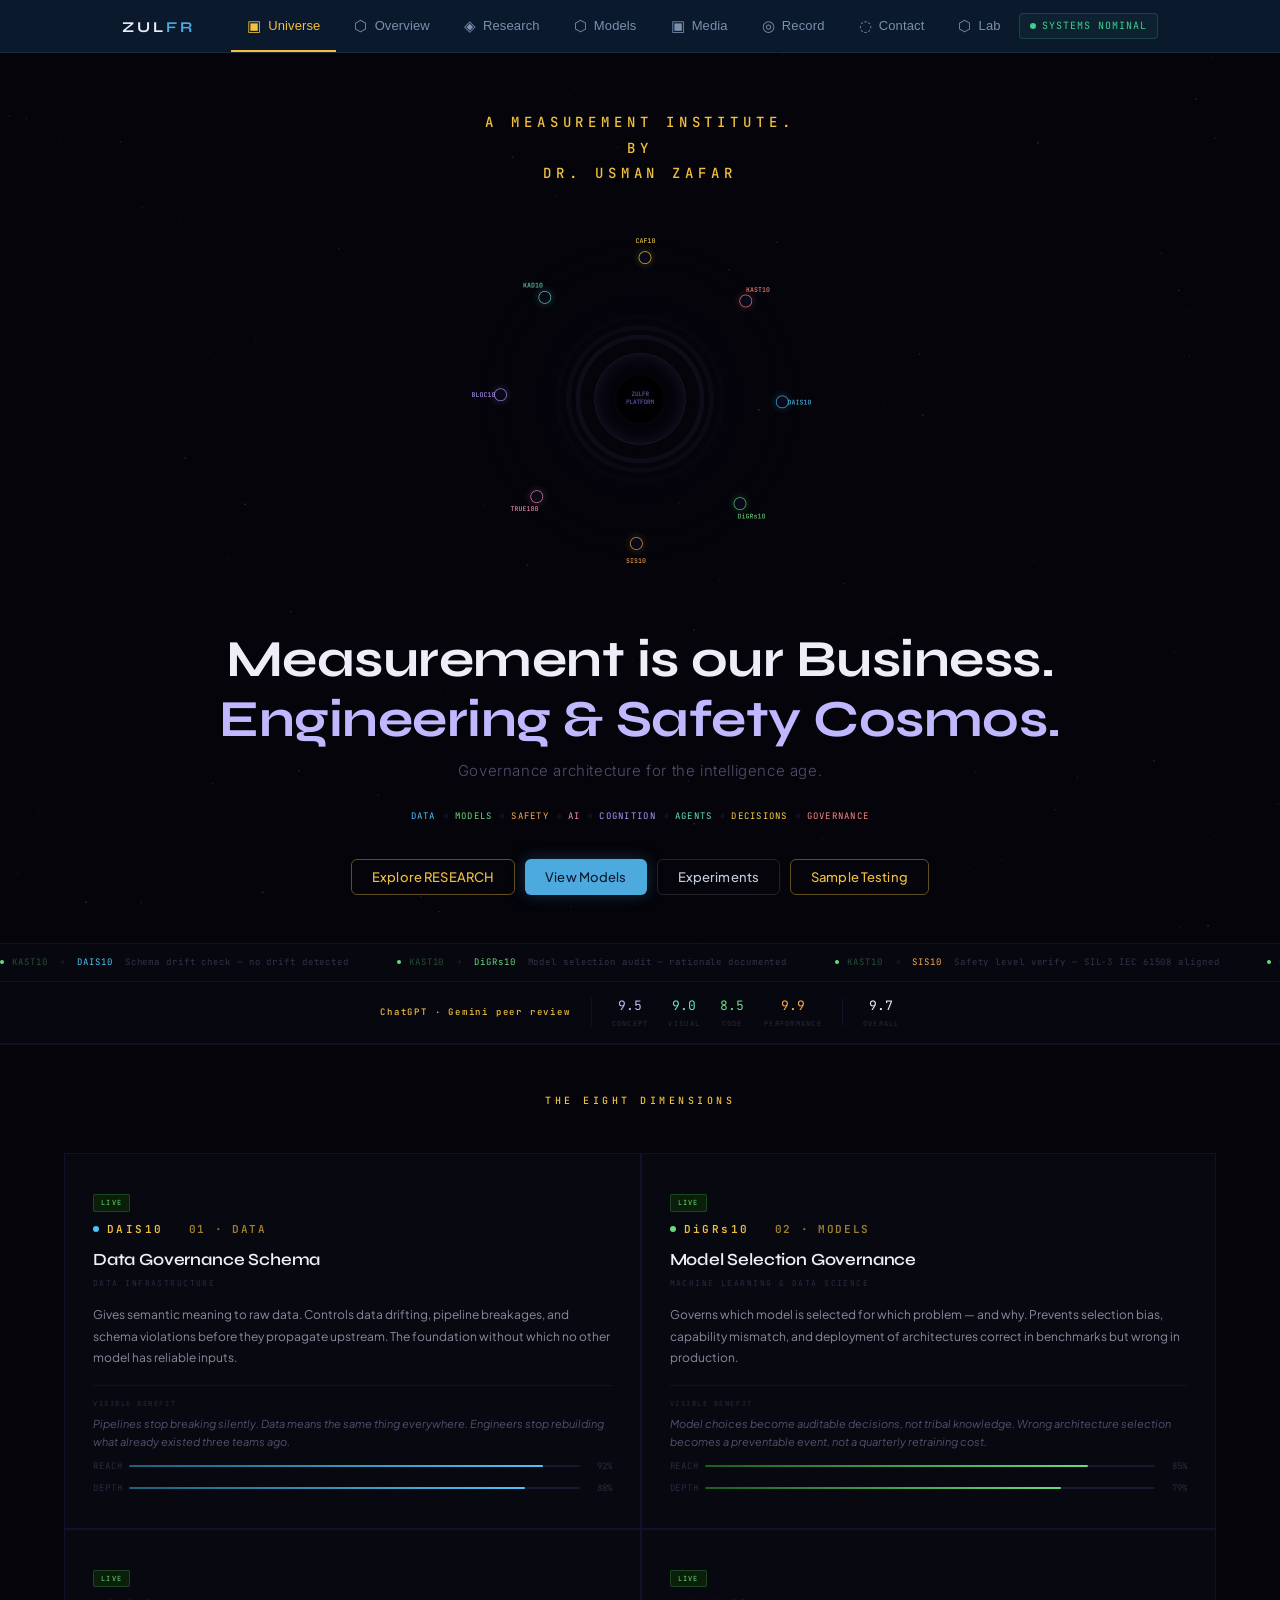
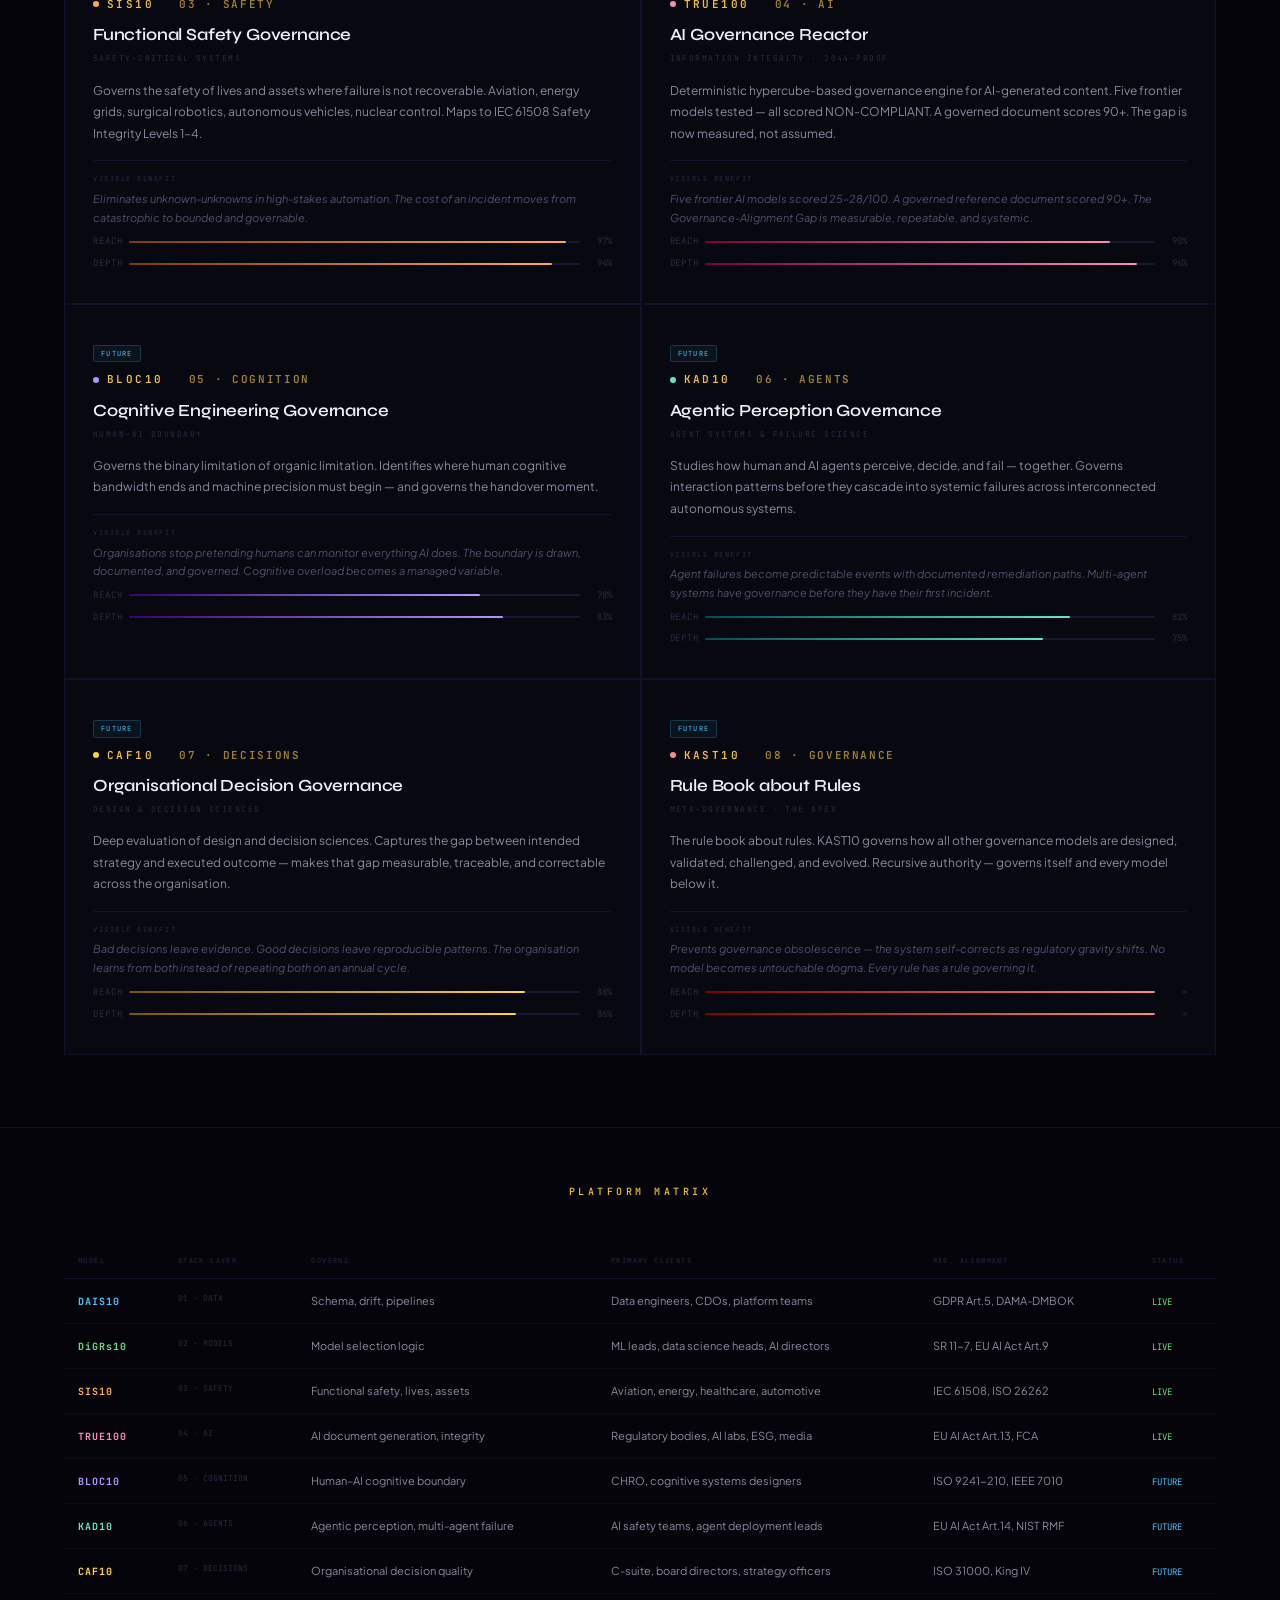
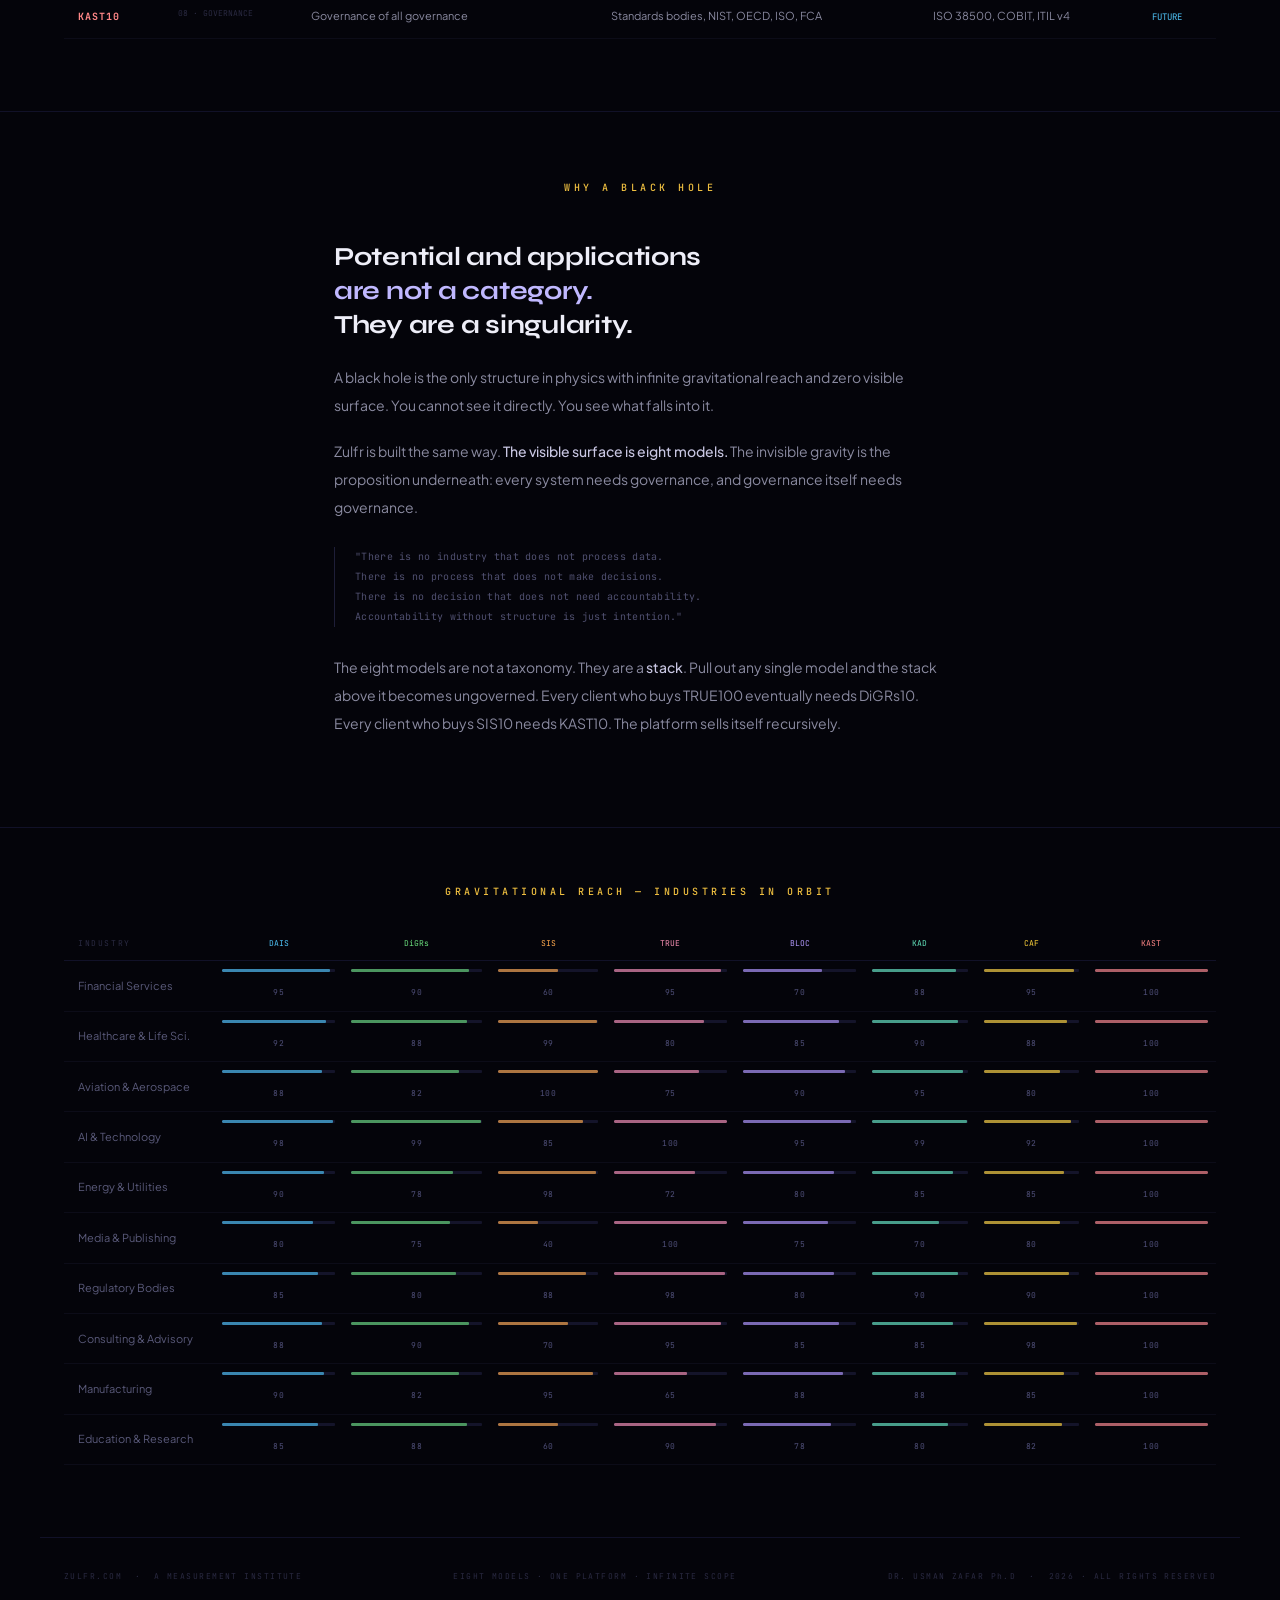
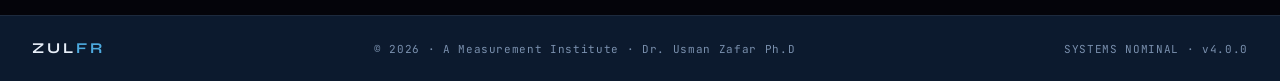
<file: index.html>
<!DOCTYPE html>
<html lang="en">
<head>
<meta charset="UTF-8">
<meta name="viewport" content="width=device-width, initial-scale=1">
<title>ZULFR | A Measurement Institute</title>
<meta name="description" content="ZULFR — A Measurement Institute. Deterministic governance frameworks for the intelligence age.">
<meta name="theme-color" content="#0C1A2E">
<link href="https://fonts.googleapis.com/css2?family=Plus+Jakarta+Sans:wght@300;400;500;600&family=Syne:wght@600;700&family=JetBrains+Mono:wght@400;500&family=Inter:wght@200;300;400;500&display=swap" rel="stylesheet">

<style>
:root{--bg:#0C1A2E;--bg-raised:#112040;--bg-float:#162848;--bg-hover:#1A2F52;--border:rgba(255,255,255,.07);--border-md:rgba(255,255,255,.12);--acc:#4DAADF;--acc-soft:rgba(77,170,223,.12);--acc-mid:rgba(77,170,223,.28);--green:#3ECF8E;--amber:#F5A623;--gold:#F0C040;--white:#E8EFF9;--text:#C2CFDF;--muted:#7A90AE;--faint:#3D5170;--tab-h:52px;--radius:8px;}
*,*::before,*::after{margin:0;padding:0;box-sizing:border-box}
html{scroll-behavior:smooth}
body{font-family:'Plus Jakarta Sans',sans-serif;font-weight:400;background:var(--bg);color:var(--text);line-height:1.65;min-height:100vh;-webkit-font-smoothing:antialiased}
.app{display:flex;flex-direction:column;min-height:100vh}
.page{flex:1;padding:0}
.page-padded{padding:48px 0 80px}
.wrap{max-width:980px;margin:0 auto;padding:0 32px}
.wrap-lg{max-width:1100px;margin:0 auto;padding:0 32px}
.wordmark{font-family:'Syne',sans-serif;font-size:15px;font-weight:700;letter-spacing:.2em;color:var(--white);text-decoration:none;user-select:none}
.wordmark em{color:var(--acc);font-style:normal}
.topbar{background:rgba(12,26,46,.92);backdrop-filter:blur(16px);border-bottom:1px solid var(--border);position:sticky;top:0;z-index:100}
.topbar-inner{max-width:1100px;margin:0 auto;padding:0 32px;display:flex;align-items:center;height:var(--tab-h);gap:0}
.topbar-brand{margin-right:36px;flex-shrink:0}
.topbar-status{font-family:'JetBrains Mono',monospace;font-size:10px;color:var(--green);letter-spacing:.1em;margin-left:auto;display:flex;align-items:center;gap:6px;position:relative;overflow:hidden;padding:4px 10px;border:1px solid rgba(62,207,142,.2);border-radius:4px;background:rgba(62,207,142,.05)}
.topbar-status::after{content:'';position:absolute;top:0;left:-100%;width:60%;height:100%;background:linear-gradient(90deg,transparent,rgba(62,207,142,.15),transparent);animation:scan 3s linear infinite}
.status-dot{width:6px;height:6px;border-radius:50%;background:var(--green);animation:blink 2.5s infinite;flex-shrink:0}
@keyframes blink{0%,100%{opacity:1;box-shadow:0 0 0 0 rgba(62,207,142,.4)}50%{opacity:.6;box-shadow:0 0 0 4px rgba(62,207,142,0)}}
@keyframes scan{to{left:200%}}
.tabs{display:flex;align-items:center;gap:2px}
.tab{display:inline-flex;align-items:center;gap:7px;padding:0 16px;height:var(--tab-h);font-size:13px;font-weight:500;color:var(--muted);cursor:pointer;border:none;background:transparent;border-bottom:2px solid transparent;transition:color .18s,border-color .18s,background .18s;white-space:nowrap;letter-spacing:.01em}
.tab:hover{color:var(--white);background:rgba(255,255,255,.03)}
.tab.active{color:var(--white);border-bottom-color:var(--acc)}
.tab[data-tab="universe"].active{border-bottom-color:#F0C040;color:#F0C040}
.tab-icon{font-size:15px;line-height:1}
.panel{display:none}
.panel.active{display:block}
h1{font-family:'Syne',sans-serif;font-size:clamp(34px,4.5vw,52px);font-weight:700;line-height:1.1;letter-spacing:-.02em;background:linear-gradient(135deg,var(--white) 0%,var(--white) 45%,var(--acc) 100%);-webkit-background-clip:text;-webkit-text-fill-color:transparent;background-clip:text}
h2{font-family:'Syne',sans-serif;font-size:24px;font-weight:700;color:var(--white);letter-spacing:-.01em}
h3{font-family:'Plus Jakarta Sans',sans-serif;font-size:15px;font-weight:600;color:var(--white)}
.label{font-family:'JetBrains Mono',monospace;font-size:10px;font-weight:500;letter-spacing:.16em;text-transform:uppercase;color:var(--acc)}
.small{font-size:13px;color:var(--muted);line-height:1.6}
.card{background:var(--bg-raised);border:1px solid var(--border);border-radius:var(--radius);padding:28px;transition:border-color .3s,box-shadow .3s,transform .2s;position:relative;overflow:hidden}
.card::before{content:'';position:absolute;inset:-1px;border-radius:var(--radius);background:linear-gradient(135deg,var(--acc-soft),transparent 60%);opacity:0;transition:opacity .3s;pointer-events:none}
.card:hover{border-color:var(--acc-mid);box-shadow:0 0 32px rgba(77,170,223,.1),inset 0 1px 0 rgba(77,170,223,.08);transform:translateY(-2px)}
.card:hover::before{opacity:1}
.divider{border:none;border-top:1px solid var(--border);margin:36px 0}
.badge{display:inline-flex;align-items:center;gap:5px;padding:3px 10px;border-radius:20px;font-family:'JetBrains Mono',monospace;font-size:10px;font-weight:500;letter-spacing:.1em;text-transform:uppercase}
.badge-blue{background:var(--acc-soft);color:var(--acc)}
.badge-green{background:rgba(62,207,142,.1);color:var(--green)}
.badge-amber{background:rgba(245,166,35,.1);color:var(--amber)}
.badge-gold{background:rgba(240,192,64,.1);color:var(--gold)}
.badge-red{background:rgba(255,100,100,.1);color:#ff6464}
.btn{display:inline-flex;align-items:center;gap:7px;padding:9px 20px;border-radius:6px;font-family:'Plus Jakarta Sans',sans-serif;font-size:13px;font-weight:500;cursor:pointer;border:none;text-decoration:none;transition:all .18s;letter-spacing:.01em}
.btn-primary{background:var(--acc);color:#0C1A2E;box-shadow:0 0 16px rgba(77,170,223,.25)}
.btn-primary:hover{background:#6EC0EC;box-shadow:0 0 28px rgba(77,170,223,.45);transform:translateY(-1px)}
.btn-ghost{background:transparent;border:1px solid var(--border-md);color:var(--text)}
.btn-ghost:hover{background:var(--bg-hover);color:var(--white);border-color:var(--acc-mid)}
.btn-gold{background:transparent;border:1px solid rgba(240,192,64,.4);color:var(--gold)}
.btn-gold:hover{background:rgba(240,192,64,.08);border-color:var(--gold);transform:translateY(-1px)}
.footer{border-top:1px solid var(--border);padding:20px 32px;display:flex;align-items:center;justify-content:space-between;flex-wrap:wrap;gap:12px}
.footer-note{font-size:11px;color:var(--muted);font-family:'JetBrains Mono',monospace;letter-spacing:.06em}
@keyframes fadeIn{from{opacity:0;transform:translateY(6px)}to{opacity:1;transform:none}}
@media(max-width:860px){h1{font-size:34px}}
@media(max-width:640px){.tab{padding:0 10px;font-size:12px;gap:5px}.tab-label{display:none}}
</style>

<script async src="https://www.googletagmanager.com/gtag/js?id=G-4WZD772GW5"></script>
<script>window.dataLayer=window.dataLayer||[];function gtag(){dataLayer.push(arguments);}gtag('js',new Date());gtag('config','G-4WZD772GW5');</script>

<script>
function switchTab(t){
  document.querySelectorAll('.tab').forEach(function(x){x.classList.toggle('active',x.dataset.tab===t);});
  document.querySelectorAll('.panel').forEach(function(p){p.classList.toggle('active',p.id==='panel-'+t);});
  window.scrollTo({top:0,behavior:'smooth'});
}
function togglePaper(c){var e=c.classList.contains('expanded');document.querySelectorAll('.paper-card').forEach(function(x){x.classList.remove('expanded');});if(!e)c.classList.add('expanded');}
function filterPapers(type,btn){document.querySelectorAll('.filter-btn').forEach(function(b){b.classList.remove('active');});btn.classList.add('active');document.querySelectorAll('.paper-card').forEach(function(c){c.style.display=(type==='all'||c.dataset.type===type)?'':'none';});}
function switchModel(id){document.querySelectorAll('.model-pill').forEach(function(p){p.classList.toggle('active',p.dataset.model===id);});document.querySelectorAll('.model-detail').forEach(function(d){d.classList.toggle('active',d.id==='model-'+id);});}
</script>
</head>
<body>
<div class="app">

<!-- ══ TOPBAR ══════════════════════════════════════════════════════ -->
<header class="topbar">
  <div class="topbar-inner">
    <div class="topbar-brand">
      <a href="#" class="wordmark" onclick="switchTab('universe');return false;">ZUL<em>FR</em></a>
    </div>
    <nav class="tabs" role="tablist">
      <button class="tab active" onclick="switchTab('universe')" data-tab="universe"><span class="tab-icon">▣</span><span class="tab-label">Universe</span></button>
      <button class="tab" onclick="switchTab('home')" data-tab="home"><span class="tab-icon">⬡</span><span class="tab-label">Overview</span></button>
      <button class="tab" onclick="switchTab('research')" data-tab="research"><span class="tab-icon">◈</span><span class="tab-label">Research</span></button>
      <button class="tab" onclick="switchTab('models')" data-tab="models"><span class="tab-icon">⬡</span><span class="tab-label">Models</span></button>
      <button class="tab" onclick="switchTab('media')" data-tab="media"><span class="tab-icon">▣</span><span class="tab-label">Media</span></button>
      <button class="tab" onclick="switchTab('lab')" data-tab="lab"><span class="tab-icon">◎</span><span class="tab-label">Record</span></button>
      <button class="tab" onclick="switchTab('contact')" data-tab="contact"><span class="tab-icon">◌</span><span class="tab-label">Contact</span></button>
      <button class="tab" onclick="switchTab('labapp')" data-tab="labapp"><span class="tab-icon">⬡</span><span class="tab-label">Lab</span></button>
    </nav>
    <div class="topbar-status"><span class="status-dot"></span>SYSTEMS NOMINAL</div>
  </div>
</header>

<main class="page">

<!-- ══════════════════════════════════════════════════════════════════
     TAB: UNIVERSE — START
══════════════════════════════════════════════════════════════════ -->
<style>
#panel-universe{background:#04040a;padding:0;--ub:#111128;--ud:#2a2a42;--um:#505070;--us:#8a8aa0;--uc1:#4fc3f7;--uc2:#69db7c;--uc3:#ffa94d;--uc4:#f78fb3;--uc5:#b197fc;--uc6:#63e6be;--uc7:#ffd43b;--uc8:#ff8787;}
.u-hero{width:100%;min-height:calc(100vh - 52px);display:flex;flex-direction:column;align-items:center;justify-content:center;position:relative;overflow:hidden;padding:60px 24px 48px}
#u-bg{position:absolute;inset:0;width:100%;height:100%}
.u-inner{position:relative;z-index:2;display:flex;flex-direction:column;align-items:center;width:100%}
.u-institute{display:flex;flex-direction:column;align-items:center;gap:6px;margin-bottom:20px}
.u-institute-line{font-family:'JetBrains Mono',monospace;font-size:14px;letter-spacing:.35em;color:#F0C040;text-transform:uppercase;text-align:center;font-weight:500;line-height:1.4}
.u-bh{width:390px;height:390px;margin:0 auto 36px;position:relative}
#u-bh{position:absolute;inset:0;width:100%;height:100%}
.u-h1{font-family:'Syne',sans-serif;font-size:clamp(30px,4.5vw,52px);font-weight:700;color:#eeeef8;text-align:center;line-height:1.15;margin-bottom:10px;letter-spacing:-.01em}
.u-h1 b{color:#c0b8ff}
.u-sub{font-family:'Inter',sans-serif;font-size:clamp(13px,1.4vw,15px);font-weight:300;color:var(--um);text-align:center;margin-bottom:22px;letter-spacing:.04em}
.u-chain{display:flex;align-items:center;justify-content:center;flex-wrap:wrap;margin-bottom:32px}
.u-cn{font-family:'JetBrains Mono',monospace;font-size:9px;letter-spacing:.14em;text-transform:uppercase;padding:3px 0}
.u-ca{font-family:'JetBrains Mono',monospace;font-size:9px;color:#1e1e38;padding:0 7px}
.u-cta{display:flex;gap:10px;flex-wrap:wrap;justify-content:center}
.u-tick{background:#07070f;border-top:1px solid var(--ub);border-bottom:1px solid var(--ub);padding:11px 0;overflow:hidden}
.u-tick-r{display:flex;gap:48px;white-space:nowrap;animation:utick 30s linear infinite}
.u-ti{font-family:'JetBrains Mono',monospace;font-size:9px;letter-spacing:.1em;display:flex;align-items:center;gap:8px;color:var(--ud)}
.u-td{width:4px;height:4px;border-radius:50%;display:inline-block;flex-shrink:0}
@keyframes utick{0%{transform:translateX(0)}100%{transform:translateX(-50%)}}
.u-peer{background:#07070f;border-bottom:1px solid var(--ub);padding:13px 24px;display:flex;align-items:center;justify-content:center;gap:20px;flex-wrap:wrap}
.u-ps{font-family:'JetBrains Mono',monospace;font-size:9px;letter-spacing:.2em;color:#F0C040;font-weight:500}
.u-pdv{width:1px;height:28px;background:var(--ub)}
.u-psc{display:flex;flex-direction:column;align-items:center;gap:2px}
.u-pv{font-family:'JetBrains Mono',monospace;font-size:13px}
.u-pl{font-family:'JetBrains Mono',monospace;font-size:7px;letter-spacing:.18em;color:var(--ud);text-transform:uppercase}
.u-hr{border:none;border-top:1px solid var(--ub);margin:0}
.u-slbl{font-family:'JetBrains Mono',monospace;font-size:10px;letter-spacing:.35em;color:#F0C040;font-weight:500;text-transform:uppercase;text-align:center;margin-bottom:44px;display:block}
.u-mw{width:100%;max-width:1200px;margin:0 auto;padding:48px 24px 72px;background:#04040a}
.u-grid{display:grid;grid-template-columns:1fr 1fr;gap:1px;background:var(--ub);border:1px solid var(--ub)}
.u-mb{background:#080810;padding:32px 28px;position:relative;overflow:hidden;transition:background .2s}
.u-mb:hover{background:#0d0d1c}
.u-mb::before{content:'';position:absolute;left:0;top:0;bottom:0;width:2px;opacity:0;transition:opacity .3s}
.u-mb:hover::before{opacity:1}
.u-a1::before{background:var(--uc1)}.u-a2::before{background:var(--uc2)}.u-a3::before{background:var(--uc3)}.u-a4::before{background:var(--uc4)}
.u-a5::before{background:var(--uc5)}.u-a6::before{background:var(--uc6)}.u-a7::before{background:var(--uc7)}.u-a8::before{background:var(--uc8)}
.u-bl2{border-left:1px solid var(--ub)}.u-bt2{border-top:1px solid var(--ub)}
.u-id{font-family:'JetBrains Mono',monospace;font-size:11px;letter-spacing:.22em;color:#F0C040;margin-bottom:8px;display:flex;align-items:center;gap:8px;font-weight:600}
.u-dot{width:6px;height:6px;border-radius:50%;flex-shrink:0}
.u-stk{font-family:'JetBrains Mono',monospace;font-size:11px;letter-spacing:.15em;color:#F0C040;opacity:.65}
.u-nm{font-family:'Syne',sans-serif;font-size:17px;font-weight:600;color:#eeeef8;margin-bottom:3px;letter-spacing:-.01em}
.u-dm{font-family:'JetBrains Mono',monospace;font-size:8px;letter-spacing:.18em;color:var(--ud);text-transform:uppercase;margin-bottom:14px}
.u-ut{font-family:'Plus Jakarta Sans',sans-serif;font-size:12px;color:var(--us);line-height:1.8;margin-bottom:16px}
.u-bn{border-top:1px solid var(--ub);padding-top:12px}
.u-bnl{font-family:'JetBrains Mono',monospace;font-size:7px;letter-spacing:.22em;color:var(--ud);text-transform:uppercase;margin-bottom:5px}
.u-bnt{font-family:'Plus Jakarta Sans',sans-serif;font-size:11px;color:var(--um);line-height:1.7;font-style:italic}
.u-sr{display:flex;align-items:center;gap:6px;margin-top:7px}
.u-sbg{flex:1;height:2px;background:#18182e;border-radius:1px;overflow:hidden}
.u-sf{height:100%;border-radius:1px}
.u-sv{font-family:'JetBrains Mono',monospace;font-size:9px;color:var(--ud);min-width:26px;text-align:right}
.u-bdg{font-family:'JetBrains Mono',monospace;font-size:7px;letter-spacing:.18em;padding:2px 7px;border-radius:2px;border:1px solid;display:inline-block;margin-bottom:8px}
.u-live{color:#69db7c;border-color:#69db7c33;background:#0a1f0a}
.u-fut{color:#4fc3f7;border-color:#4fc3f733;background:#0a141f}
.u-mxw{width:100%;max-width:1200px;margin:0 auto;padding:0 24px 72px;background:#04040a}
.u-mx{width:100%;border-collapse:collapse;font-size:11px}
.u-mx th{font-family:'JetBrains Mono',monospace;font-size:7px;letter-spacing:.2em;color:var(--ud);text-transform:uppercase;padding:11px 14px;text-align:left;border-bottom:1px solid var(--ub);font-weight:400}
.u-mx td{padding:13px 14px;border-bottom:1px solid #0c0c18;vertical-align:top;color:var(--us);line-height:1.6;font-size:11px}
.u-mx tr:hover td{background:#09091a}
.u-mm{font-family:'JetBrains Mono',monospace;font-size:10px;font-weight:700;letter-spacing:.1em}
.u-ew{width:100%;max-width:660px;margin:0 auto;padding:0 24px 72px;background:#04040a}
.u-et{font-family:'Syne',sans-serif;font-size:26px;font-weight:700;color:#eeeef8;line-height:1.3;margin-bottom:22px;letter-spacing:-.01em}
.u-et em{font-style:normal;color:#c0b8ff}
.u-ep{font-family:'Plus Jakarta Sans',sans-serif;font-size:14px;color:var(--us);line-height:2;margin-bottom:18px}
.u-ep strong{color:#c8c6e2;font-weight:500}
.u-eq{font-family:'JetBrains Mono',monospace;font-size:10px;color:var(--um);line-height:2;border-left:1px solid #1e1e38;padding-left:20px;margin:26px 0;letter-spacing:.03em}
.u-gw{width:100%;max-width:1200px;margin:0 auto;padding:0 24px 72px;background:#04040a}
.u-fw{background:#04040a}
.u-ft{border-top:1px solid var(--ub);padding:32px 24px;display:flex;justify-content:space-between;align-items:center;max-width:1200px;margin:0 auto;width:100%}
.u-fn{font-family:'JetBrains Mono',monospace;font-size:8px;letter-spacing:.18em;color:var(--ud)}
</style>

<div id="panel-universe" class="panel active">
  <div class="u-hero">
    <canvas id="u-bg"></canvas>
    <div class="u-inner">
      <div class="u-institute">
        <div class="u-institute-line">A Measurement Institute.</div>
        <div class="u-institute-line">by</div>
        <div class="u-institute-line">Dr. Usman Zafar</div>
      </div>
      <div class="u-bh"><canvas id="u-bh" width="780" height="780"></canvas></div>
      <div class="u-h1">Measurement is our Business.<br><b>Engineering &amp; Safety Cosmos.</b></div>
      <div class="u-sub">Governance architecture for the intelligence age.</div>
      <div class="u-chain">
        <span class="u-cn" style="color:var(--uc1)">Data</span><span class="u-ca">→</span>
        <span class="u-cn" style="color:var(--uc2)">Models</span><span class="u-ca">→</span>
        <span class="u-cn" style="color:var(--uc3)">Safety</span><span class="u-ca">→</span>
        <span class="u-cn" style="color:var(--uc4)">AI</span><span class="u-ca">→</span>
        <span class="u-cn" style="color:var(--uc5)">Cognition</span><span class="u-ca">→</span>
        <span class="u-cn" style="color:var(--uc6)">Agents</span><span class="u-ca">→</span>
        <span class="u-cn" style="color:var(--uc7)">Decisions</span><span class="u-ca">→</span>
        <span class="u-cn" style="color:var(--uc8)">Governance</span>
      </div>
      <div class="u-cta">
        <button class="btn btn-gold" onclick="switchTab('research')">Explore RESEARCH</button>
        <button class="btn btn-primary" onclick="switchTab('models')">View Models</button>
        <button class="btn btn-ghost" onclick="switchTab('lab')">Experiments</button>
        <button class="btn btn-gold" onclick="switchTab('labapp')">Sample Testing</button>
      </div>
    </div>
  </div>

  <div class="u-tick"><div class="u-tick-r" id="u-ticker"></div></div>

  <div class="u-peer">
    <div class="u-ps">ChatGPT · Gemini peer review</div>
    <div class="u-pdv"></div>
    <div class="u-psc"><span class="u-pv" style="color:#c0b8ff">9.5</span><span class="u-pl">Concept</span></div>
    <div class="u-psc"><span class="u-pv" style="color:var(--uc6)">9.0</span><span class="u-pl">Visual</span></div>
    <div class="u-psc"><span class="u-pv" style="color:var(--uc2)">8.5</span><span class="u-pl">Code</span></div>
    <div class="u-psc"><span class="u-pv" style="color:var(--uc3)">9.9</span><span class="u-pl">Performance</span></div>
    <div class="u-pdv"></div>
    <div class="u-psc"><span class="u-pv" style="color:#eeeef8">9.7</span><span class="u-pl">Overall</span></div>
  </div>

  <div class="u-hr"></div>

  <div class="u-mw">
    <span class="u-slbl">The Eight Dimensions</span>
    <div class="u-grid">
      <div class="u-mb u-a1" onmouseenter="uPulse(0)">
        <span class="u-bdg u-live">LIVE</span>
        <div class="u-id"><span class="u-dot" style="background:var(--uc1)"></span>DAIS10<span class="u-stk">&nbsp;&nbsp;01 · DATA</span></div>
        <div class="u-nm">Data Governance Schema</div><div class="u-dm">Data Infrastructure</div>
        <div class="u-ut">Gives semantic meaning to raw data. Controls data drifting, pipeline breakages, and schema violations before they propagate upstream. The foundation without which no other model has reliable inputs.</div>
        <div class="u-bn"><div class="u-bnl">Visible Benefit</div><div class="u-bnt">Pipelines stop breaking silently. Data means the same thing everywhere. Engineers stop rebuilding what already existed three teams ago.</div></div>
        <div class="u-sr"><span style="font-family:'JetBrains Mono',monospace;font-size:9px;color:var(--ud);letter-spacing:.1em">REACH</span><div class="u-sbg"><div class="u-sf" style="width:92%;background:linear-gradient(90deg,#1e5f7a,var(--uc1))"></div></div><span class="u-sv">92%</span></div>
        <div class="u-sr"><span style="font-family:'JetBrains Mono',monospace;font-size:9px;color:var(--ud);letter-spacing:.1em">DEPTH</span><div class="u-sbg"><div class="u-sf" style="width:88%;background:linear-gradient(90deg,#1e5f7a,var(--uc1))"></div></div><span class="u-sv">88%</span></div>
      </div>
      <div class="u-mb u-a2 u-bl2" onmouseenter="uPulse(1)">
        <span class="u-bdg u-live">LIVE</span>
        <div class="u-id"><span class="u-dot" style="background:var(--uc2)"></span>DiGRs10<span class="u-stk">&nbsp;&nbsp;02 · MODELS</span></div>
        <div class="u-nm">Model Selection Governance</div><div class="u-dm">Machine Learning &amp; Data Science</div>
        <div class="u-ut">Governs which model is selected for which problem — and why. Prevents selection bias, capability mismatch, and deployment of architectures correct in benchmarks but wrong in production.</div>
        <div class="u-bn"><div class="u-bnl">Visible Benefit</div><div class="u-bnt">Model choices become auditable decisions, not tribal knowledge. Wrong architecture selection becomes a preventable event, not a quarterly retraining cost.</div></div>
        <div class="u-sr"><span style="font-family:'JetBrains Mono',monospace;font-size:9px;color:var(--ud);letter-spacing:.1em">REACH</span><div class="u-sbg"><div class="u-sf" style="width:85%;background:linear-gradient(90deg,#1b5e20,var(--uc2))"></div></div><span class="u-sv">85%</span></div>
        <div class="u-sr"><span style="font-family:'JetBrains Mono',monospace;font-size:9px;color:var(--ud);letter-spacing:.1em">DEPTH</span><div class="u-sbg"><div class="u-sf" style="width:79%;background:linear-gradient(90deg,#1b5e20,var(--uc2))"></div></div><span class="u-sv">79%</span></div>
      </div>
      <div class="u-mb u-a3 u-bt2" onmouseenter="uPulse(2)">
        <span class="u-bdg u-live">LIVE</span>
        <div class="u-id"><span class="u-dot" style="background:var(--uc3)"></span>SIS10<span class="u-stk">&nbsp;&nbsp;03 · SAFETY</span></div>
        <div class="u-nm">Functional Safety Governance</div><div class="u-dm">Safety-Critical Systems</div>
        <div class="u-ut">Governs the safety of lives and assets where failure is not recoverable. Aviation, energy grids, surgical robotics, autonomous vehicles, nuclear control. Maps to IEC 61508 Safety Integrity Levels 1–4.</div>
        <div class="u-bn"><div class="u-bnl">Visible Benefit</div><div class="u-bnt">Eliminates unknown-unknowns in high-stakes automation. The cost of an incident moves from catastrophic to bounded and governable.</div></div>
        <div class="u-sr"><span style="font-family:'JetBrains Mono',monospace;font-size:9px;color:var(--ud);letter-spacing:.1em">REACH</span><div class="u-sbg"><div class="u-sf" style="width:97%;background:linear-gradient(90deg,#7a3e00,var(--uc3))"></div></div><span class="u-sv">97%</span></div>
        <div class="u-sr"><span style="font-family:'JetBrains Mono',monospace;font-size:9px;color:var(--ud);letter-spacing:.1em">DEPTH</span><div class="u-sbg"><div class="u-sf" style="width:94%;background:linear-gradient(90deg,#7a3e00,var(--uc3))"></div></div><span class="u-sv">94%</span></div>
      </div>
      <div class="u-mb u-a4 u-bt2 u-bl2" onmouseenter="uPulse(3)">
        <span class="u-bdg u-live">LIVE</span>
        <div class="u-id"><span class="u-dot" style="background:var(--uc4)"></span>TRUE100<span class="u-stk">&nbsp;&nbsp;04 · AI</span></div>
        <div class="u-nm">AI Governance Reactor</div><div class="u-dm">Information Integrity · 2044-Proof</div>
        <div class="u-ut">Deterministic hypercube-based governance engine for AI-generated content. Five frontier models tested — all scored NON-COMPLIANT. A governed document scores 90+. The gap is now measured, not assumed.</div>
        <div class="u-bn"><div class="u-bnl">Visible Benefit</div><div class="u-bnt">Five frontier AI models scored 25–28/100. A governed reference document scored 90+. The Governance-Alignment Gap is measurable, repeatable, and systemic.</div></div>
        <div class="u-sr"><span style="font-family:'JetBrains Mono',monospace;font-size:9px;color:var(--ud);letter-spacing:.1em">REACH</span><div class="u-sbg"><div class="u-sf" style="width:90%;background:linear-gradient(90deg,#7a0033,var(--uc4))"></div></div><span class="u-sv">90%</span></div>
        <div class="u-sr"><span style="font-family:'JetBrains Mono',monospace;font-size:9px;color:var(--ud);letter-spacing:.1em">DEPTH</span><div class="u-sbg"><div class="u-sf" style="width:96%;background:linear-gradient(90deg,#7a0033,var(--uc4))"></div></div><span class="u-sv">96%</span></div>
      </div>
      <div class="u-mb u-a5 u-bt2" onmouseenter="uPulse(4)">
        <span class="u-bdg u-fut">FUTURE</span>
        <div class="u-id"><span class="u-dot" style="background:var(--uc5)"></span>BLOC10<span class="u-stk">&nbsp;&nbsp;05 · COGNITION</span></div>
        <div class="u-nm">Cognitive Engineering Governance</div><div class="u-dm">Human–AI Boundary</div>
        <div class="u-ut">Governs the binary limitation of organic limitation. Identifies where human cognitive bandwidth ends and machine precision must begin — and governs the handover moment.</div>
        <div class="u-bn"><div class="u-bnl">Visible Benefit</div><div class="u-bnt">Organisations stop pretending humans can monitor everything AI does. The boundary is drawn, documented, and governed. Cognitive overload becomes a managed variable.</div></div>
        <div class="u-sr"><span style="font-family:'JetBrains Mono',monospace;font-size:9px;color:var(--ud);letter-spacing:.1em">REACH</span><div class="u-sbg"><div class="u-sf" style="width:78%;background:linear-gradient(90deg,#3a0070,var(--uc5))"></div></div><span class="u-sv">78%</span></div>
        <div class="u-sr"><span style="font-family:'JetBrains Mono',monospace;font-size:9px;color:var(--ud);letter-spacing:.1em">DEPTH</span><div class="u-sbg"><div class="u-sf" style="width:83%;background:linear-gradient(90deg,#3a0070,var(--uc5))"></div></div><span class="u-sv">83%</span></div>
      </div>
      <div class="u-mb u-a6 u-bt2 u-bl2" onmouseenter="uPulse(5)">
        <span class="u-bdg u-fut">FUTURE</span>
        <div class="u-id"><span class="u-dot" style="background:var(--uc6)"></span>KAD10<span class="u-stk">&nbsp;&nbsp;06 · AGENTS</span></div>
        <div class="u-nm">Agentic Perception Governance</div><div class="u-dm">Agent Systems &amp; Failure Science</div>
        <div class="u-ut">Studies how human and AI agents perceive, decide, and fail — together. Governs interaction patterns before they cascade into systemic failures across interconnected autonomous systems.</div>
        <div class="u-bn"><div class="u-bnl">Visible Benefit</div><div class="u-bnt">Agent failures become predictable events with documented remediation paths. Multi-agent systems have governance before they have their first incident.</div></div>
        <div class="u-sr"><span style="font-family:'JetBrains Mono',monospace;font-size:9px;color:var(--ud);letter-spacing:.1em">REACH</span><div class="u-sbg"><div class="u-sf" style="width:81%;background:linear-gradient(90deg,#004d55,var(--uc6))"></div></div><span class="u-sv">81%</span></div>
        <div class="u-sr"><span style="font-family:'JetBrains Mono',monospace;font-size:9px;color:var(--ud);letter-spacing:.1em">DEPTH</span><div class="u-sbg"><div class="u-sf" style="width:75%;background:linear-gradient(90deg,#004d55,var(--uc6))"></div></div><span class="u-sv">75%</span></div>
      </div>
      <div class="u-mb u-a7 u-bt2" onmouseenter="uPulse(6)">
        <span class="u-bdg u-fut">FUTURE</span>
        <div class="u-id"><span class="u-dot" style="background:var(--uc7)"></span>CAF10<span class="u-stk">&nbsp;&nbsp;07 · DECISIONS</span></div>
        <div class="u-nm">Organisational Decision Governance</div><div class="u-dm">Design &amp; Decision Sciences</div>
        <div class="u-ut">Deep evaluation of design and decision sciences. Captures the gap between intended strategy and executed outcome — makes that gap measurable, traceable, and correctable across the organisation.</div>
        <div class="u-bn"><div class="u-bnl">Visible Benefit</div><div class="u-bnt">Bad decisions leave evidence. Good decisions leave reproducible patterns. The organisation learns from both instead of repeating both on an annual cycle.</div></div>
        <div class="u-sr"><span style="font-family:'JetBrains Mono',monospace;font-size:9px;color:var(--ud);letter-spacing:.1em">REACH</span><div class="u-sbg"><div class="u-sf" style="width:88%;background:linear-gradient(90deg,#7a5500,var(--uc7))"></div></div><span class="u-sv">88%</span></div>
        <div class="u-sr"><span style="font-family:'JetBrains Mono',monospace;font-size:9px;color:var(--ud);letter-spacing:.1em">DEPTH</span><div class="u-sbg"><div class="u-sf" style="width:86%;background:linear-gradient(90deg,#7a5500,var(--uc7))"></div></div><span class="u-sv">86%</span></div>
      </div>
      <div class="u-mb u-a8 u-bt2 u-bl2" onmouseenter="uPulse(7)">
        <span class="u-bdg u-fut">FUTURE</span>
        <div class="u-id"><span class="u-dot" style="background:var(--uc8)"></span>KAST10<span class="u-stk">&nbsp;&nbsp;08 · GOVERNANCE</span></div>
        <div class="u-nm">Rule Book about Rules</div><div class="u-dm">Meta-Governance · The Apex</div>
        <div class="u-ut">The rule book about rules. KAST10 governs how all other governance models are designed, validated, challenged, and evolved. Recursive authority — governs itself and every model below it.</div>
        <div class="u-bn"><div class="u-bnl">Visible Benefit</div><div class="u-bnt">Prevents governance obsolescence — the system self-corrects as regulatory gravity shifts. No model becomes untouchable dogma. Every rule has a rule governing it.</div></div>
        <div class="u-sr"><span style="font-family:'JetBrains Mono',monospace;font-size:9px;color:var(--ud);letter-spacing:.1em">REACH</span><div class="u-sbg"><div class="u-sf" style="width:100%;background:linear-gradient(90deg,#7a0000,var(--uc8))"></div></div><span class="u-sv">∞</span></div>
        <div class="u-sr"><span style="font-family:'JetBrains Mono',monospace;font-size:9px;color:var(--ud);letter-spacing:.1em">DEPTH</span><div class="u-sbg"><div class="u-sf" style="width:100%;background:linear-gradient(90deg,#7a0000,var(--uc8))"></div></div><span class="u-sv">∞</span></div>
      </div>
    </div>
  </div>

  <div class="u-hr"></div>

  <div class="u-mxw" style="padding-top:56px">
    <span class="u-slbl">Platform Matrix</span>
    <table class="u-mx">
      <thead><tr><th>Model</th><th>Stack Layer</th><th>Governs</th><th>Primary Clients</th><th>Reg. Alignment</th><th>Status</th></tr></thead>
      <tbody>
        <tr><td><span class="u-mm" style="color:var(--uc1)">DAIS10</span></td><td style="font-family:'JetBrains Mono',monospace;font-size:8px;color:var(--ud)">01 · DATA</td><td>Schema, drift, pipelines</td><td>Data engineers, CDOs, platform teams</td><td>GDPR Art.5, DAMA-DMBOK</td><td><span style="color:#69db7c;font-family:'JetBrains Mono',monospace;font-size:9px">LIVE</span></td></tr>
        <tr><td><span class="u-mm" style="color:var(--uc2)">DiGRs10</span></td><td style="font-family:'JetBrains Mono',monospace;font-size:8px;color:var(--ud)">02 · MODELS</td><td>Model selection logic</td><td>ML leads, data science heads, AI directors</td><td>SR 11-7, EU AI Act Art.9</td><td><span style="color:#69db7c;font-family:'JetBrains Mono',monospace;font-size:9px">LIVE</span></td></tr>
        <tr><td><span class="u-mm" style="color:var(--uc3)">SIS10</span></td><td style="font-family:'JetBrains Mono',monospace;font-size:8px;color:var(--ud)">03 · SAFETY</td><td>Functional safety, lives, assets</td><td>Aviation, energy, healthcare, automotive</td><td>IEC 61508, ISO 26262</td><td><span style="color:#69db7c;font-family:'JetBrains Mono',monospace;font-size:9px">LIVE</span></td></tr>
        <tr><td><span class="u-mm" style="color:var(--uc4)">TRUE100</span></td><td style="font-family:'JetBrains Mono',monospace;font-size:8px;color:var(--ud)">04 · AI</td><td>AI document generation, integrity</td><td>Regulatory bodies, AI labs, ESG, media</td><td>EU AI Act Art.13, FCA</td><td><span style="color:#69db7c;font-family:'JetBrains Mono',monospace;font-size:9px">LIVE</span></td></tr>
        <tr><td><span class="u-mm" style="color:var(--uc5)">BLOC10</span></td><td style="font-family:'JetBrains Mono',monospace;font-size:8px;color:var(--ud)">05 · COGNITION</td><td>Human–AI cognitive boundary</td><td>CHRO, cognitive systems designers</td><td>ISO 9241-210, IEEE 7010</td><td><span style="color:var(--uc1);font-family:'JetBrains Mono',monospace;font-size:9px">FUTURE</span></td></tr>
        <tr><td><span class="u-mm" style="color:var(--uc6)">KAD10</span></td><td style="font-family:'JetBrains Mono',monospace;font-size:8px;color:var(--ud)">06 · AGENTS</td><td>Agentic perception, multi-agent failure</td><td>AI safety teams, agent deployment leads</td><td>EU AI Act Art.14, NIST RMF</td><td><span style="color:var(--uc1);font-family:'JetBrains Mono',monospace;font-size:9px">FUTURE</span></td></tr>
        <tr><td><span class="u-mm" style="color:var(--uc7)">CAF10</span></td><td style="font-family:'JetBrains Mono',monospace;font-size:8px;color:var(--ud)">07 · DECISIONS</td><td>Organisational decision quality</td><td>C-suite, board directors, strategy officers</td><td>ISO 31000, King IV</td><td><span style="color:var(--uc1);font-family:'JetBrains Mono',monospace;font-size:9px">FUTURE</span></td></tr>
        <tr><td><span class="u-mm" style="color:var(--uc8)">KAST10</span></td><td style="font-family:'JetBrains Mono',monospace;font-size:8px;color:var(--ud)">08 · GOVERNANCE</td><td>Governance of all governance</td><td>Standards bodies, NIST, OECD, ISO, FCA</td><td>ISO 38500, COBIT, ITIL v4</td><td><span style="color:var(--uc1);font-family:'JetBrains Mono',monospace;font-size:9px">FUTURE</span></td></tr>
      </tbody>
    </table>
  </div>

  <div class="u-hr"></div>

  <div class="u-ew" style="padding-top:68px">
    <span class="u-slbl">Why a Black Hole</span>
    <div class="u-et">Potential and applications<br><em>are not a category.</em><br>They are a singularity.</div>
    <div class="u-ep">A black hole is the only structure in physics with infinite gravitational reach and zero visible surface. You cannot see it directly. You see what falls into it.</div>
    <div class="u-ep">Zulfr is built the same way. <strong>The visible surface is eight models.</strong> The invisible gravity is the proposition underneath: every system needs governance, and governance itself needs governance.</div>
    <div class="u-eq">"There is no industry that does not process data.<br>There is no process that does not make decisions.<br>There is no decision that does not need accountability.<br>Accountability without structure is just intention."</div>
    <div class="u-ep">The eight models are not a taxonomy. They are a <strong>stack</strong>. Pull out any single model and the stack above it becomes ungoverned. Every client who buys TRUE100 eventually needs DiGRs10. Every client who buys SIS10 needs KAST10. The platform sells itself recursively.</div>
  </div>

  <div class="u-hr"></div>

  <div class="u-gw" style="padding-top:56px;padding-bottom:72px">
    <span class="u-slbl" style="margin-bottom:26px">Gravitational Reach — Industries in Orbit</span>
    <div style="overflow-x:auto">
      <table style="width:100%;border-collapse:collapse;min-width:780px">
        <thead><tr>
          <td style="padding:10px 14px;font-family:'JetBrains Mono',monospace;font-size:8px;letter-spacing:.2em;color:var(--ud);text-transform:uppercase;border-bottom:1px solid var(--ub);width:150px">Industry</td>
          <td style="padding:10px 8px;font-family:'JetBrains Mono',monospace;font-size:8px;color:var(--uc1);text-align:center;border-bottom:1px solid var(--ub)">DAIS</td>
          <td style="padding:10px 8px;font-family:'JetBrains Mono',monospace;font-size:8px;color:var(--uc2);text-align:center;border-bottom:1px solid var(--ub)">DiGRs</td>
          <td style="padding:10px 8px;font-family:'JetBrains Mono',monospace;font-size:8px;color:var(--uc3);text-align:center;border-bottom:1px solid var(--ub)">SIS</td>
          <td style="padding:10px 8px;font-family:'JetBrains Mono',monospace;font-size:8px;color:var(--uc4);text-align:center;border-bottom:1px solid var(--ub)">TRUE</td>
          <td style="padding:10px 8px;font-family:'JetBrains Mono',monospace;font-size:8px;color:var(--uc5);text-align:center;border-bottom:1px solid var(--ub)">BLOC</td>
          <td style="padding:10px 8px;font-family:'JetBrains Mono',monospace;font-size:8px;color:var(--uc6);text-align:center;border-bottom:1px solid var(--ub)">KAD</td>
          <td style="padding:10px 8px;font-family:'JetBrains Mono',monospace;font-size:8px;color:var(--uc7);text-align:center;border-bottom:1px solid var(--ub)">CAF</td>
          <td style="padding:10px 8px;font-family:'JetBrains Mono',monospace;font-size:8px;color:var(--uc8);text-align:center;border-bottom:1px solid var(--ub)">KAST</td>
        </tr></thead>
        <tbody id="u-gtbody"></tbody>
      </table>
    </div>
  </div>

  <div class="u-fw">
    <div class="u-ft">
      <span class="u-fn">ZULFR.COM &nbsp;·&nbsp; A MEASUREMENT INSTITUTE</span>
      <span style="font-family:'JetBrains Mono',monospace;font-size:8px;letter-spacing:.18em;color:var(--ud)">EIGHT MODELS · ONE PLATFORM · INFINITE SCOPE</span>
      <span class="u-fn">DR. USMAN ZAFAR Ph.D &nbsp;·&nbsp; 2026 · ALL RIGHTS RESERVED</span>
    </div>
  </div>
</div><!-- end #panel-universe -->
<!-- TAB: UNIVERSE — END -->

<script>
(function(){
  var MDL=[
    {id:'DAIS10', c:'#4fc3f7',a:0},
    {id:'DiGRs10',c:'#69db7c',a:Math.PI*.25},
    {id:'SIS10',  c:'#ffa94d',a:Math.PI*.5},
    {id:'TRUE100',c:'#f78fb3',a:Math.PI*.75},
    {id:'BLOC10', c:'#b197fc',a:Math.PI},
    {id:'KAD10',  c:'#63e6be',a:Math.PI*1.25},
    {id:'CAF10',  c:'#ffd43b',a:Math.PI*1.5},
    {id:'KAST10', c:'#ff8787',a:Math.PI*1.75}
  ];
  var bgC=document.getElementById('u-bg'),bgCtx=bgC.getContext('2d'),stars=[],bgt=0;
  function resizeBg(){bgC.width=bgC.offsetWidth||window.innerWidth;bgC.height=bgC.offsetHeight||window.innerHeight;stars=[];for(var i=0;i<180;i++)stars.push({x:Math.random()*bgC.width,y:Math.random()*bgC.height,r:Math.random()*1.2+0.5,ps:Math.random()*.018+.004,po:Math.random()*Math.PI*2});}
  resizeBg();window.addEventListener('resize',resizeBg);
  function drawBg(){bgCtx.clearRect(0,0,bgC.width,bgC.height);stars.forEach(function(s){bgCtx.globalAlpha=Math.max(0.04,0.08+Math.sin(bgt*s.ps+s.po)*0.07);bgCtx.fillStyle='#fff';bgCtx.fillRect(s.x,s.y,s.r,s.r);});bgCtx.globalAlpha=1;bgt++;requestAnimationFrame(drawBg);}
  drawBg();
  var bhC=document.getElementById('u-bh'),ctx=bhC.getContext('2d');
  var W=780,H=780,cx=W/2,cy=H/2,pulseR=0,pulsingModel=null,t=0;
  window.uPulse=function(i){pulseR=1;pulsingModel=MDL[i]||null;};
  function drawBH(){
    ctx.clearRect(0,0,W,H);
    [{r:124,a:.07,c:'#9f8fff'},{r:143,a:.05,c:'#b197fc'},{r:164,a:.03,c:'#7c6fe0'},{r:193,a:.02,c:'#5544aa'}].forEach(function(rg){ctx.beginPath();ctx.arc(cx,cy,rg.r,0,Math.PI*2);ctx.strokeStyle=rg.c;ctx.lineWidth=10;ctx.globalAlpha=rg.a+Math.sin(t*.8)*.012;ctx.stroke();ctx.globalAlpha=1;});
    [273,312].forEach(function(r,i){ctx.beginPath();ctx.arc(cx,cy,r,0,Math.PI*2);ctx.strokeStyle='#3030a0';ctx.lineWidth=.6;ctx.globalAlpha=i===0?.08:.05;ctx.stroke();ctx.globalAlpha=1;});
    MDL.forEach(function(m){var r=284,mx=cx+Math.cos(m.a+t*.0003)*r,my=cy+Math.sin(m.a+t*.0003)*r;ctx.beginPath();ctx.moveTo(cx,cy);ctx.lineTo(mx,my);var g=ctx.createLinearGradient(cx,cy,mx,my);g.addColorStop(0,m.c+'00');g.addColorStop(.5,m.c+'0a');g.addColorStop(1,m.c+'00');ctx.strokeStyle=g;ctx.lineWidth=.7;ctx.globalAlpha=.45;ctx.stroke();ctx.globalAlpha=1;});
    MDL.forEach(function(m,i){var spd=.00022+i*.000028,r=284+Math.sin(t*.0012+i)*6,ang=m.a+t*spd;var mx=cx+Math.cos(ang)*r,my=cy+Math.sin(ang)*r;var grd=ctx.createRadialGradient(mx,my,0,mx,my,26);grd.addColorStop(0,m.c+'2a');grd.addColorStop(1,m.c+'00');ctx.fillStyle=grd;ctx.beginPath();ctx.arc(mx,my,26,0,Math.PI*2);ctx.fill();ctx.beginPath();ctx.arc(mx,my,12,0,Math.PI*2);ctx.fillStyle='#08081a';ctx.fill();ctx.strokeStyle=m.c;ctx.lineWidth=1.5;ctx.globalAlpha=.8;ctx.stroke();ctx.globalAlpha=1;ctx.font='600 13px "JetBrains Mono",monospace';ctx.fillStyle=m.c;ctx.globalAlpha=.85;ctx.textAlign='center';ctx.fillText(m.id,mx+Math.cos(ang)*34,my+Math.sin(ang)*34+5);ctx.globalAlpha=1;});
    if(pulseR>0){ctx.beginPath();ctx.arc(cx,cy,pulseR,0,Math.PI*2);ctx.strokeStyle=(pulsingModel?pulsingModel.c:'#9f8fff')+'66';ctx.lineWidth=2;ctx.globalAlpha=Math.max(0,1-pulseR/364);ctx.stroke();ctx.globalAlpha=1;pulseR+=2.8;if(pulseR>364)pulseR=0;}
    ctx.beginPath();ctx.arc(cx,cy,91,0,Math.PI*2);var eh=ctx.createRadialGradient(cx,cy,50,cx,cy,91);eh.addColorStop(0,'transparent');eh.addColorStop(1,'#9f8fff12');ctx.fillStyle=eh;ctx.fill();ctx.strokeStyle='#9f8fff';ctx.lineWidth=.6;ctx.globalAlpha=.28+Math.sin(t*.55)*.06;ctx.stroke();ctx.globalAlpha=1;
    ctx.beginPath();ctx.arc(cx,cy,47,0,Math.PI*2);ctx.fillStyle='#000';ctx.fill();var pg=ctx.createRadialGradient(cx,cy,0,cx,cy,47);pg.addColorStop(0,'#1a0a3a');pg.addColorStop(1,'transparent');ctx.fillStyle=pg;ctx.globalAlpha=.35+Math.sin(t*.45)*.12;ctx.fill();ctx.globalAlpha=1;
    ctx.font='500 12px "JetBrains Mono",monospace';ctx.fillStyle='#a090ff';ctx.globalAlpha=.6;ctx.textAlign='center';ctx.fillText('ZULFR',cx,cy-6);ctx.fillText('PLATFORM',cx,cy+10);ctx.globalAlpha=1;
    t++;requestAnimationFrame(drawBH);
  }
  drawBH();
  var auditEvents=[
    {m:'DAIS10', c:'#4fc3f7',r:'ok',  msg:'Schema drift check — no drift detected'},
    {m:'DiGRs10',c:'#69db7c',r:'ok',  msg:'Model selection audit — rationale documented'},
    {m:'SIS10',  c:'#ffa94d',r:'ok',  msg:'Safety level verify — SIL-3 IEC 61508 aligned'},
    {m:'TRUE100',c:'#f78fb3',r:'ok',  msg:'Hypercube integrity — 100N cells active · 2044-proof'},
    {m:'BLOC10', c:'#b197fc',r:'warn',msg:'Cognitive boundary — 87% human bandwidth'},
    {m:'KAD10',  c:'#63e6be',r:'ok',  msg:'Agent perception scan — patterns nominal'},
    {m:'CAF10',  c:'#ffd43b',r:'warn',msg:'Decision gap analysis — 12% gap, review recommended'},
    {m:'KAST10', c:'#ff8787',r:'ok',  msg:'Self-audit — recursive governance check passed'}
  ];
  var ticker=document.getElementById('u-ticker');
  auditEvents.concat(auditEvents).forEach(function(e){var div=document.createElement('div');div.className='u-ti';var w=e.r==='warn';div.innerHTML='<span class="u-td" style="background:'+(w?'#ffa94d':'#69db7c')+'"></span><span style="color:'+(w?'#ffa94d55':'#69db7c55')+'">KAST10</span><span style="color:#1e1e38;padding:0 4px">→</span><span style="color:'+e.c+'">'+e.m+'</span><span style="color:#33334a;margin-left:4px">'+e.msg+'</span>';ticker.appendChild(div);});
  var IND=[
    {n:'Financial Services',    s:[95,90,60,95,70,88,95,100]},
    {n:'Healthcare & Life Sci.',s:[92,88,99,80,85,90,88,100]},
    {n:'Aviation & Aerospace',  s:[88,82,100,75,90,95,80,100]},
    {n:'AI & Technology',       s:[98,99,85,100,95,99,92,100]},
    {n:'Energy & Utilities',    s:[90,78,98,72,80,85,85,100]},
    {n:'Media & Publishing',    s:[80,75,40,100,75,70,80,100]},
    {n:'Regulatory Bodies',     s:[85,80,88,98,80,90,90,100]},
    {n:'Consulting & Advisory', s:[88,90,70,95,85,85,98,100]},
    {n:'Manufacturing',         s:[90,82,95,65,88,88,85,100]},
    {n:'Education & Research',  s:[85,88,60,90,78,80,82,100]}
  ];
  var CL=['#4fc3f7','#69db7c','#ffa94d','#f78fb3','#b197fc','#63e6be','#ffd43b','#ff8787'];
  var gtb=document.getElementById('u-gtbody');
  IND.forEach(function(ind){var tr=document.createElement('tr');var h='<td style="padding:10px 14px;font-size:11px;color:#5a5a7a;border-bottom:1px solid #0c0c18">'+ind.n+'</td>';ind.s.forEach(function(sc,i){h+='<td style="padding:8px;border-bottom:1px solid #0c0c18;text-align:center"><div style="height:3px;background:#14142a;border-radius:1px;overflow:hidden;margin-bottom:4px"><div style="height:100%;width:'+sc+'%;background:'+CL[i]+';opacity:.65;border-radius:1px"></div></div><span style="font-family:\'JetBrains Mono\',monospace;font-size:8px;color:#50507a;letter-spacing:.05em">'+sc+'</span></td>';});tr.innerHTML=h;gtb.appendChild(tr);});
})();
</script>


<!-- ══════════════════════════════════════════════════════════════════
     TAB: OVERVIEW — START
══════════════════════════════════════════════════════════════════ -->
<style>
.ov-hero{padding:56px 0 48px;border-bottom:1px solid var(--border);margin-bottom:48px;position:relative}
.ov-hero::before{content:'';position:absolute;inset:0;background-image:radial-gradient(circle,rgba(77,170,223,.11) 1px,transparent 1px);background-size:28px 28px;mask-image:radial-gradient(ellipse 80% 60% at 50% 0%,black,transparent);pointer-events:none}
.ov-eyebrow{display:inline-flex;align-items:center;gap:8px;margin-bottom:22px}
.ov-eyebrow::before{content:'';display:block;width:18px;height:1px;background:var(--acc)}
.ov-sub{font-size:16px;color:var(--muted);max-width:560px;font-weight:300;line-height:1.75;margin-bottom:32px}
.ov-actions{display:flex;gap:10px;flex-wrap:wrap}
.ov-grid{display:grid;grid-template-columns:1fr 1fr;gap:20px;margin-bottom:48px}
.ov-card{padding:26px 28px}
.ov-card .icon{font-size:22px;margin-bottom:14px;display:block}
.ov-card h3{margin-bottom:8px;font-size:14px}
.ov-card p{font-size:13px;color:var(--muted);line-height:1.65}
.ov-quote{background:rgba(17,32,64,.7);backdrop-filter:blur(12px);border:1px solid rgba(77,170,223,.15);border-left:3px solid var(--acc);border-radius:0 var(--radius) var(--radius) 0;padding:28px 32px;position:relative;box-shadow:0 8px 32px rgba(0,0,0,.15),inset 0 1px 0 rgba(77,170,223,.07)}
.ov-quote .qmark{font-family:'Syne',sans-serif;font-size:64px;color:var(--acc);opacity:.13;position:absolute;top:8px;left:18px;line-height:1;pointer-events:none}
.ov-quote blockquote{font-size:16px;font-weight:300;color:var(--white);line-height:1.8;padding-left:8px}
.ov-about{margin-top:48px}
.ov-about h2{margin-bottom:16px}
.ov-about p{font-size:14px;color:var(--muted);line-height:1.75;max-width:700px;margin-bottom:12px}
@media(max-width:860px){.ov-grid{grid-template-columns:1fr}}
</style>

<div id="panel-home" class="panel">
  <div class="page-padded">
  <div class="wrap">
    <div class="ov-hero">
      <div class="ov-eyebrow"><span class="label">A Measurement Institute</span></div>
      <h1 style="margin-bottom:18px">Measurement is our Business.<br>Engineering &amp; Safety Cosmos.</h1>
      <p class="ov-sub">Governance architecture for the intelligence age. ZULFR develops deterministic measurement frameworks across safety, data, semantics, and decision architecture — ensuring intelligence remains constrained, auditable, and mathematically verifiable.</p>
      <div class="ov-actions">
        <button class="btn btn-primary" onclick="switchTab('research')">Explore Research</button>
        <button class="btn btn-ghost" onclick="switchTab('models')">View Models</button>
        <button class="btn btn-gold" onclick="switchTab('lab')">Research Record</button>
      </div>
    </div>
    <div class="ov-grid">
      <div class="card ov-card"><span class="icon">◈</span><h3>Deterministic Measurement</h3><p>Every framework produces scores that are deterministic, version-controlled, and fully auditable. Intelligence that cannot be measured is a liability.</p></div>
      <div class="card ov-card"><span class="icon">◎</span><h3>Certified Evaluation</h3><p>ZULFR issues certified governance evaluation reports. Your document is evaluated, scored, and returned with a signed report. Private. Confidential. Permanent.</p></div>
      <div class="card ov-card"><span class="icon">⬡</span><h3>Deterministic Safety</h3><p>ZULFR models balance practical deployment with rigorous mathematical foundations, enabling trustworthy functional safety guarantees and defensible evidence of organizational due diligence.</p></div>
      <div class="card ov-card"><span class="icon">◌</span><h3>Audit-First Design</h3><p>Each inference step follows a graph structured representation, ensuring transparency and traceability. Authorization paths are explicitly defined, avoiding automatic or implicit inference from model confidence.</p></div>
    </div>
    <div class="ov-quote">
      <span class="qmark">"</span>
      <blockquote>Measurement is our Business. Intelligence without measurement is hazard. ZULFR turns outputs into defensible decision evidence.</blockquote>
    </div>
    <div class="ov-about">
      <h2>About ZULFR</h2><hr class="divider">
      <p>ZULFR is a measurement institute focused on the integration of formal logic, reliability engineering, and artificial intelligence. The organization is guided by the principle that system reliability forms the foundation of capability development. ZULFR designs frameworks that treat AI outputs as critical decision artifacts, applying rigorous reliability engineering principles to intelligent systems.</p>
      <p>At ZULFR, development is undertaken only through the integration of practical experience and mathematical proof of concept. Concepts that cannot be expressed, measured, or validated through rigorous methodology are treated as non-operational assets within our framework.</p>
      <p>ZULFR advances applied certification methodologies for organizations deploying AI in regulated domains, operating on the principle that trustworthy intelligence requires measurable design. The organization does not build general-purpose AI systems; instead, it develops the foundational infrastructure that enables AI systems to be reliable, auditable, and defensible in critical environments.</p>
      <p>ZULFR does not build general-purpose AI systems. We build the infrastructure that makes AI systems trustworthy.</p>
    </div>
  </div>
  </div>
</div><!-- end #panel-home -->
<!-- TAB: OVERVIEW — END -->


<!-- ══════════════════════════════════════════════════════════════════
     TAB: RESEARCH — START
══════════════════════════════════════════════════════════════════ -->
<!-- ══════════════════════════════════════════════════════════════════
     TAB: RESEARCH — REPLACE YOUR ENTIRE EXISTING RESEARCH BLOCK WITH THIS
══════════════════════════════════════════════════════════════════ -->
<style>
.rsch-header{padding:40px 0 32px;border-bottom:1px solid var(--border);margin-bottom:32px;display:flex;align-items:flex-end;justify-content:space-between;gap:20px;flex-wrap:wrap}
.rsch-header h2{margin-bottom:4px}
.rsch-header p{font-size:13px;color:var(--muted)}
.filter-row{display:flex;gap:8px;margin-bottom:28px;flex-wrap:wrap}
.filter-btn{padding:6px 14px;border-radius:20px;font-size:12px;font-weight:500;cursor:pointer;border:1px solid var(--border);background:transparent;color:var(--muted);transition:all .18s;font-family:'Plus Jakarta Sans',sans-serif;letter-spacing:.01em}
.filter-btn:hover,.filter-btn.active{background:var(--acc-soft);border-color:var(--acc-mid);color:var(--acc)}
.paper-list{display:flex;flex-direction:column;gap:14px}
.paper-card{background:var(--bg-raised);border:1px solid var(--border);border-radius:var(--radius);padding:24px 28px;transition:border-color .25s,box-shadow .25s,background .25s;cursor:pointer}
.paper-card:hover{border-color:var(--acc-mid);background:var(--bg-float);box-shadow:0 4px 24px rgba(77,170,223,.08)}
.paper-card.expanded{border-color:var(--acc-mid);background:var(--bg-float)}
.paper-top{display:flex;align-items:flex-start;justify-content:space-between;gap:16px}
.paper-meta{display:flex;align-items:center;gap:8px;margin-bottom:8px;flex-wrap:wrap}
.paper-title-row{display:flex;align-items:center;gap:10px;margin-bottom:6px}
.paper-title{font-size:15px;font-weight:600;color:var(--white);line-height:1.4}
.gh-icon-btn{display:inline-flex;align-items:center;justify-content:center;width:28px;height:28px;border-radius:6px;background:rgba(255,255,255,.06);border:1px solid var(--border);cursor:pointer;flex-shrink:0;text-decoration:none;transition:background .18s,border-color .18s}
.gh-icon-btn:hover{background:rgba(77,170,223,.15);border-color:var(--acc-mid)}
.gh-icon-btn svg{width:14px;height:14px;fill:var(--muted)}
.gh-icon-btn:hover svg{fill:var(--acc)}
.paper-excerpt{font-size:13px;color:var(--muted);line-height:1.65}
.paper-expand{flex-shrink:0;color:var(--muted);font-size:16px;transition:transform .2s}
.paper-card.expanded .paper-expand{transform:rotate(180deg);color:var(--acc)}
.paper-body{display:none;margin-top:20px;padding-top:20px;border-top:1px solid var(--border)}
.paper-card.expanded .paper-body{display:block}
.paper-body p{font-size:13px;color:var(--text);line-height:1.72;margin-bottom:16px}
.paper-actions{display:flex;gap:10px;flex-wrap:wrap}
.idx-section{margin-top:48px;padding-top:36px;border-top:1px solid var(--border)}
.idx-header{display:flex;align-items:flex-end;justify-content:space-between;margin-bottom:24px;flex-wrap:wrap;gap:12px}
.idx-header p{font-size:13px;color:var(--muted);margin-top:4px}
.idx-controls{display:flex;align-items:center;gap:10px}
.idx-pill{font-size:11px;padding:3px 10px;border-radius:20px;background:var(--bg-raised);border:1px solid var(--border);color:var(--muted)}
.idx-search{padding:8px 14px;border-radius:8px;border:1px solid var(--border);background:var(--bg-raised);color:var(--white);font-size:13px;font-family:'Plus Jakarta Sans',sans-serif;width:200px;outline:none;transition:border-color .18s}
.idx-search:focus{border-color:var(--acc-mid)}
.idx-search::placeholder{color:var(--muted)}
.idx-list{display:flex;flex-direction:column;gap:2px}
.idx-row{display:flex;align-items:center;gap:12px;padding:10px 14px;border-radius:8px;border:1px solid transparent;transition:background .15s,border-color .15s}
.idx-row:hover{background:var(--bg-raised);border-color:var(--border)}
.idx-row.has-gh{cursor:pointer}
.idx-num{font-size:11px;color:var(--muted);width:28px;flex-shrink:0;font-variant-numeric:tabular-nums}
.idx-info{flex:1;min-width:0}
.idx-title{font-size:13px;font-weight:500;color:var(--white);white-space:nowrap;overflow:hidden;text-overflow:ellipsis}
.idx-desc{font-size:12px;color:var(--muted);white-space:nowrap;overflow:hidden;text-overflow:ellipsis;margin-top:2px}
.idx-row.empty .idx-title{color:var(--muted);font-weight:400;font-style:italic}
.idx-gh{display:flex;align-items:center;gap:5px;font-size:12px;color:var(--acc);flex-shrink:0}
.idx-gh svg{fill:var(--acc)}
</style>

<div id="panel-research" class="panel">
  <div class="page-padded">
  <div class="wrap">

    <div class="rsch-header">
      <div><span class="label" style="display:block;margin-bottom:6px">Publications</span><h2>Research Papers</h2><p>Research with DOI, technical standards, and working papers from the ZULFR research group.</p></div>
      <span class="badge badge-blue">Sample Publications</span>
    </div>

    <div class="filter-row">
      <button class="filter-btn active" onclick="filterPapers('all',this)">All</button>
      <button class="filter-btn" onclick="filterPapers('standard',this)">Technical Report</button>
      <button class="filter-btn" onclick="filterPapers('working',this)">Working Paper</button>
    </div>

    <div class="paper-list">

      <div class="paper-card" data-type="working" onclick="togglePaper(this)">
        <div class="paper-top"><div style="flex:1">
          <div class="paper-meta"><span class="badge badge-gold">Benchmark</span><span class="badge badge-blue">DOI · 10.5281/zenodo.19075200</span></div>
          <div class="paper-title-row">
            <span class="paper-title">Governed or Blind: The Integrity Gap in Frontier AI</span>
            <a class="gh-icon-btn" href="https://github.com/usman19zafar/AI-Accountability-League-2026" target="_blank" onclick="event.stopPropagation()" title="View on GitHub"><svg viewBox="0 0 16 16" xmlns="http://www.w3.org/2000/svg"><path d="M8 0C3.58 0 0 3.58 0 8c0 3.54 2.29 6.53 5.47 7.59.4.07.55-.17.55-.38 0-.19-.01-.82-.01-1.49-2.01.37-2.53-.49-2.69-.94-.09-.23-.48-.94-.82-1.13-.28-.15-.68-.52-.01-.53.63-.01 1.08.58 1.23.82.72 1.21 1.87.87 2.33.66.07-.52.28-.87.51-1.07-1.78-.2-3.64-.89-3.64-3.95 0-.87.31-1.59.82-2.15-.08-.2-.36-1.02.08-2.12 0 0 .67-.21 2.2.82.64-.18 1.32-.27 2-.27.68 0 1.36.09 2 .27 1.53-1.04 2.2-.82 2.2-.82.44 1.1.16 1.92.08 2.12.51.56.82 1.27.82 2.15 0 3.07-1.87 3.75-3.65 3.95.29.25.54.73.54 1.48 0 1.07-.01 1.93-.01 2.2 0 .21.15.46.55.38A8.013 8.013 0 0016 8c0-4.42-3.58-8-8-8z"/></svg></a>
          </div>
          <p class="paper-excerpt">AI Accountability League 2026 — Season 1. Five frontier models. Two independent engines. Every model failed governance compliance.</p>
        </div><span class="paper-expand">⌄</span></div>
        <div class="paper-body"><p>In March 2026, five frontier models — ChatGPT-4o, Claude Sonnet 4.6, Copilot, Gemini Flash, and Grok — were evaluated using TRUE100 and ALIGN100 under controlled free-tier conditions. Every model demonstrated strong structural alignment (ALIGN100: 0.84+) while failing governance compliance (TRUE-10: 25–28/100). This systematic divergence — the Governance-Alignment Gap — averaged 57.3 normalised points across all five vendors.</p><p>This is not a capability test. It is a governance stress test — the first of its kind — revealing what today's AI can and cannot do when held to standards that matter outside the lab.</p><div class="paper-actions"><a href="https://doi.org/10.5281/zenodo.19075200" target="_blank" class="btn btn-primary" style="font-size:12px;padding:8px 16px;">Access Full Paper</a><a href="https://github.com/usman19zafar/AI-Accountability-League-2026" target="_blank" class="btn btn-ghost" style="font-size:12px;padding:8px 16px;">View Data</a><button class="btn btn-gold" style="font-size:12px;padding:8px 16px;" onclick="event.stopPropagation();switchTab('lab')">Research Record</button></div></div>
      </div>

      <div class="paper-card" data-type="doi" onclick="togglePaper(this)">
        <div class="paper-top"><div style="flex:1">
          <div class="paper-meta"><span class="badge badge-green">Theorems</span><span class="badge badge-blue">DOI · Zenodo.18705930</span></div>
          <div class="paper-title-row">
            <span class="paper-title">SIS-10: Functional Safety is Not a Snapshot</span>
            <a class="gh-icon-btn" href="https://github.com/usman19zafar/zulfr-images-videos/blob/main/SIS10/sis10-13.jpg" target="_blank" onclick="event.stopPropagation()" title="View on GitHub"><svg viewBox="0 0 16 16" xmlns="http://www.w3.org/2000/svg"><path d="M8 0C3.58 0 0 3.58 0 8c0 3.54 2.29 6.53 5.47 7.59.4.07.55-.17.55-.38 0-.19-.01-.82-.01-1.49-2.01.37-2.53-.49-2.69-.94-.09-.23-.48-.94-.82-1.13-.28-.15-.68-.52-.01-.53.63-.01 1.08.58 1.23.82.72 1.21 1.87.87 2.33.66.07-.52.28-.87.51-1.07-1.78-.2-3.64-.89-3.64-3.95 0-.87.31-1.59.82-2.15-.08-.2-.36-1.02.08-2.12 0 0 .67-.21 2.2.82.64-.18 1.32-.27 2-.27.68 0 1.36.09 2 .27 1.53-1.04 2.2-.82 2.2-.82.44 1.1.16 1.92.08 2.12.51.56.82 1.27.82 2.15 0 3.07-1.87 3.75-3.65 3.95.29.25.54.73.54 1.48 0 1.07-.01 1.93-.01 2.2 0 .21.15.46.55.38A8.013 8.013 0 0016 8c0-4.42-3.58-8-8-8z"/></svg></a>
          </div>
          <p class="paper-excerpt">Mosaic aging hazard modeling for dynamic safety systems and continuous-time safety classification.</p>
        </div><span class="paper-expand">⌄</span></div>
        <div class="paper-body"><p>This paper challenges the prevailing assumption that functional safety can be assessed at a single point in time. Drawing on mosaic aging theory from materials science, we propose a continuous-time hazard model in which safety classifications degrade dynamically as system components age, interact, and drift from their certified states.</p><p>The central argument is that snapshot-based safety assessments — the dominant paradigm in IEC 61508 and ISO 26262 — systematically underestimate risk in long-lifecycle systems. We formalize a hazard accumulation function and demonstrate its tractability for real-time monitoring in embedded AI controllers.</p><div class="paper-actions"><a href="https://zenodo.org/record/18705930" target="_blank" class="btn btn-primary" style="font-size:12px;padding:8px 16px;">Access Full Paper</a></div></div>
      </div>

      <div class="paper-card" data-type="standard" onclick="togglePaper(this)">
        <div class="paper-top"><div style="flex:1">
          <div class="paper-meta"><span class="badge badge-amber">Technical Standard</span><span class="badge badge-blue">DOI · Zenodo.18684292</span></div>
          <div class="paper-title-row">
            <span class="paper-title">DAIS-10: A Doctrine-Aligned Framework for Safety-Dominant Decision Making Under Uncertainty</span>
            <a class="gh-icon-btn" href="https://github.com/usman19zafar/zulfr-images-videos/blob/main/DWA10/code.md" target="_blank" onclick="event.stopPropagation()" title="View on GitHub"><svg viewBox="0 0 16 16" xmlns="http://www.w3.org/2000/svg"><path d="M8 0C3.58 0 0 3.58 0 8c0 3.54 2.29 6.53 5.47 7.59.4.07.55-.17.55-.38 0-.19-.01-.82-.01-1.49-2.01.37-2.53-.49-2.69-.94-.09-.23-.48-.94-.82-1.13-.28-.15-.68-.52-.01-.53.63-.01 1.08.58 1.23.82.72 1.21 1.87.87 2.33.66.07-.52.28-.87.51-1.07-1.78-.2-3.64-.89-3.64-3.95 0-.87.31-1.59.82-2.15-.08-.2-.36-1.02.08-2.12 0 0 .67-.21 2.2.82.64-.18 1.32-.27 2-.27.68 0 1.36.09 2 .27 1.53-1.04 2.2-.82 2.2-.82.44 1.1.16 1.92.08 2.12.51.56.82 1.27.82 2.15 0 3.07-1.87 3.75-3.65 3.95.29.25.54.73.54 1.48 0 1.07-.01 1.93-.01 2.2 0 .21.15.46.55.38A8.013 8.013 0 0016 8c0-4.42-3.58-8-8-8z"/></svg></a>
          </div>
          <p class="paper-excerpt">Semantic based dominance replacing probabilistic thresholds in data admissibility protocols.</p>
        </div><span class="paper-expand">⌄</span></div>
        <div class="paper-body"><p>DAIS-10 is a measure theoretic, doctrine aligned decision framework for high risk uncertainty environments. It replaces threshold probability methods with scenario semantics, recursive uncertainty handling, and safety dominant rules based on coherent risk measures such as CVaR. The framework is grounded in seven axioms and seven theorems covering convergence, robustness, and dominance properties.</p><p>DAIS-10 is domain agnostic and certifiable for safety critical applications including autonomous systems, healthcare, finance, and multi agent coordination. Experimental evaluation shows catastrophic miss probability reduction of 77 to 90 percent under distribution shifts.</p><div class="paper-actions"><a href="https://zenodo.org/records/18684292" target="_blank" class="btn btn-primary" style="font-size:12px;padding:8px 16px;">Access Full Paper</a><button class="btn btn-ghost" style="font-size:12px;padding:8px 16px;" onclick="event.stopPropagation();switchTab('models')">View Model</button></div></div>
      </div>

      <div class="paper-card" data-type="working" onclick="togglePaper(this)">
        <div class="paper-top"><div style="flex:1">
          <div class="paper-meta"><span class="badge badge-amber">Short Working Paper</span><span class="badge badge-blue">DOI · Zenodo.18684292</span></div>
          <div class="paper-title-row">
            <span class="paper-title">A Modern Cognitive Architecture Framework (CAF)</span>
          </div>
          <p class="paper-excerpt">Designing How Intelligent Systems Think, Decide and Behave.</p>
        </div><span class="paper-expand">⌄</span></div>
        <div class="paper-body"><p>As AI systems are deployed in executive decision support roles — advising on capital allocation, regulatory strategy, and organizational risk — the absence of formal integrity guarantees creates unquantified liability. This working paper proposes a measurement framework for semantic integrity that can be independently audited and certified.</p><p>We define semantic integrity operationally as the preservation of authorized meaning across the full transformation chain from raw input to decision recommendation. Integrity degrades when transformations introduce unauthorized semantic shifts — a phenomenon we term semantic drift — and we provide formal detection criteria.</p><div class="paper-actions"><a href="https://zenodo.org/me/uploads?q=&f=shared_with_me%3Afalse&l=list&p=1&s=10&sort=newest" target="_blank" class="btn btn-primary" style="font-size:12px;padding:8px 16px;">Access All Papers</a><span class="badge badge-amber">Future Model</span></div></div>
      </div>

    </div><!-- end .paper-list -->

    <!-- ═══ INDEX SECTION ═══════════════════════════════════════════ -->
    <div class="idx-section">
      <div class="idx-header">
        <div>
          <span class="label" style="display:block;margin-bottom:6px">Index</span>
          <h2 style="font-size:18px">All Publications</h2>
          <p>Title and description index — slots with GitHub links open the repository directly.</p>
        </div>
        <div class="idx-controls">
          <span class="idx-pill" id="idxPill">200 slots</span>
          <input class="idx-search" id="idxSearch" placeholder="Search titles…" />
        </div>
      </div>
      <div class="idx-list" id="idxList"></div>
    </div>

  </div><!-- end .wrap -->
  </div><!-- end .page-padded -->
</div><!-- end #panel-research -->
<!-- TAB: RESEARCH — END -->

<script>
(function(){
  var GH='<svg width="13" height="13" viewBox="0 0 16 16" xmlns="http://www.w3.org/2000/svg"><path d="M8 0C3.58 0 0 3.58 0 8c0 3.54 2.29 6.53 5.47 7.59.4.07.55-.17.55-.38 0-.19-.01-.82-.01-1.49-2.01.37-2.53-.49-2.69-.94-.09-.23-.48-.94-.82-1.13-.28-.15-.68-.52-.01-.53.63-.01 1.08.58 1.23.82.72 1.21 1.87.87 2.33.66.07-.52.28-.87.51-1.07-1.78-.2-3.64-.89-3.64-3.95 0-.87.31-1.59.82-2.15-.08-.2-.36-1.02.08-2.12 0 0 .67-.21 2.2.82.64-.18 1.32-.27 2-.27.68 0 1.36.09 2 .27 1.53-1.04 2.2-.82 2.2-.82.44 1.1.16 1.92.08 2.12.51.56.82 1.27.82 2.15 0 3.07-1.87 3.75-3.65 3.95.29.25.54.73.54 1.48 0 1.07-.01 1.93-.01 2.2 0 .21.15.46.55.38A8.013 8.013 0 0016 8c0-4.42-3.58-8-8-8z"/></svg>';
  var slots=[
    {title:'Governed or Blind: The Integrity Gap in Frontier AI',desc:'AI Accountability League 2026 — Season 1 benchmark',gh:'https://github.com/usman19zafar/AI-Accountability-League-2026'},
    {title:'SIS-10: Functional Safety is Not a Snapshot',desc:'Mosaic aging hazard modeling for dynamic safety systems',gh:'https://github.com/usman19zafar/zulfr-images-videos/blob/main/SIS10/sis10-13.jpg'},
    {title:'DAIS-10: Doctrine-Aligned Framework',desc:'Safety-dominant decision making under uncertainty',gh:'https://github.com/usman19zafar/zulfr-images-videos/blob/main/DWA10/code.md'},
    {title:'A Modern Cognitive Architecture Framework (CAF)',desc:'Designing how intelligent systems think, decide and behave',gh:''}
  ];
  for(var i=slots.length;i<200;i++) slots.push({title:'',desc:'',gh:''});
  function render(){
    var q=document.getElementById('idxSearch').value.toLowerCase();
    var html='',count=0;
    slots.forEach(function(s,i){
      var num=String(i+1).padStart(3,'0');
      var hasTitle=s.title.trim()!=='';
      if(q&&!hasTitle) return;
      if(q&&s.title.toLowerCase().indexOf(q)===-1&&s.desc.toLowerCase().indexOf(q)===-1) return;
      count++;
      if(s.gh){
        html+='<div class="idx-row has-gh" onclick="window.open(\''+s.gh+'\',\'_blank\')">'
          +'<span class="idx-num">'+num+'</span>'
          +'<div class="idx-info"><div class="idx-title">'+s.title+'</div>'+(s.desc?'<div class="idx-desc">'+s.desc+'</div>':'')+'</div>'
          +'<span class="idx-gh">'+GH+' GitHub</span></div>';
      } else if(hasTitle){
        html+='<div class="idx-row"><span class="idx-num">'+num+'</span>'
          +'<div class="idx-info"><div class="idx-title">'+s.title+'</div>'+(s.desc?'<div class="idx-desc">'+s.desc+'</div>':'')+'</div></div>';
      } else {
        html+='<div class="idx-row empty"><span class="idx-num">'+num+'</span>'
          +'<div class="idx-info"><div class="idx-title">— empty slot —</div></div></div>';
      }
    });
    document.getElementById('idxList').innerHTML=html;
    document.getElementById('idxPill').textContent=q?count+' results':'200 slots';
  }
  render();
  document.getElementById('idxSearch').addEventListener('input',render);
})();
</script>
<!-- end #panel-research -->
<!-- TAB: RESEARCH — END -->


<!-- ══════════════════════════════════════════════════════════════════
     TAB: MODELS — START
══════════════════════════════════════════════════════════════════ -->
<style>
.mdl-header{padding:40px 0 32px;border-bottom:1px solid var(--border);margin-bottom:32px}
.mdl-header h2{margin-bottom:6px}
.mdl-header p{font-size:13px;color:var(--muted)}
.model-selector{display:flex;gap:10px;margin-bottom:28px;flex-wrap:wrap}
.model-pill{display:inline-flex;align-items:center;gap:8px;padding:8px 16px;border-radius:6px;border:1px solid var(--border);background:var(--bg-raised);cursor:pointer;font-size:13px;font-weight:500;color:var(--muted);transition:all .18s;font-family:'Plus Jakarta Sans',sans-serif}
.model-pill:hover{border-color:var(--border-md);color:var(--white);background:var(--bg-hover)}
.model-pill.active{border-color:var(--acc-mid);background:var(--acc-soft);color:var(--acc)}
.model-pill-dot{width:7px;height:7px;border-radius:50%;background:currentColor}
.model-detail{display:none}
.model-detail.active{display:block;animation:fadeIn .25s ease}
.model-hero{background:var(--bg-raised);border:1px solid var(--border);border-radius:var(--radius);padding:32px 36px;margin-bottom:20px;display:grid;grid-template-columns:1fr auto;align-items:start;gap:24px}
.model-hero h2{margin-bottom:6px}
.model-hero p{font-size:14px;color:var(--muted);line-height:1.7;max-width:580px}
.model-version{font-family:'JetBrains Mono',monospace;font-size:26px;font-weight:500;color:var(--faint);letter-spacing:-.02em;text-align:right;white-space:nowrap}
.model-specs{display:grid;grid-template-columns:repeat(3,1fr);gap:14px;margin-bottom:20px}
.spec-card{background:var(--bg-raised);border:1px solid var(--border);border-radius:var(--radius);padding:18px 20px}
.spec-card .label{margin-bottom:8px;display:block}
.spec-value{font-size:14px;font-weight:500;color:var(--white)}
.model-principles{display:grid;grid-template-columns:1fr 1fr;gap:14px}
.principle-item{background:var(--bg-raised);border:1px solid var(--border);border-radius:var(--radius);padding:18px 20px;display:flex;gap:12px}
.principle-num{font-family:'JetBrains Mono',monospace;font-size:11px;color:var(--acc);padding-top:2px;flex-shrink:0}
.principle-text{font-size:13px;color:var(--muted);line-height:1.6}
.principle-text strong{color:var(--white);font-weight:500;display:block;margin-bottom:3px}
.model-media-btn{margin-top:20px}
@media(max-width:860px){.model-specs,.model-principles{grid-template-columns:1fr}.model-hero{grid-template-columns:1fr}.model-version{text-align:left}}
</style>

<div id="panel-models" class="panel">
  <div class="page-padded">
  <div class="wrap-lg">

    <div class="mdl-header">
      <span class="label" style="display:block;margin-bottom:6px">Governance Frameworks</span>
      <h2>Active Models</h2>
      <p>Select a framework to explore its architecture, principles, and implementation specifications.</p>
    </div>

    <div class="model-selector">
      <button class="model-pill active" onclick="switchModel('dais')" data-model="dais"><span class="model-pill-dot"></span>DAIS-10 — Data Governance</button>
      <button class="model-pill" onclick="switchModel('sis')" data-model="sis"><span class="model-pill-dot"></span>SIS-10 — Safety Integrity Logic</button>
      <button class="model-pill" onclick="switchModel('digrs')" data-model="digrs"><span class="model-pill-dot"></span>DIGRS-10 — Decision Intelligence</button>
    </div>

    <!-- ═══ DAIS-10 ═══════════════════════════════════════════════ -->
    <div id="model-dais" class="model-detail active">

      <div class="model-hero">
        <div>
          <span class="label" style="display:block;margin-bottom:10px">Data Attribute &amp; Importance Standard</span>
          <h2>DAIS‑10</h2>
          <p style="margin-top:8px">DAIS‑10 is the industry's first deterministic data‑decay and admissibility engine. It evaluates every row of data for freshness, completeness, retention value, and governance risk — restoring clarity to datasets that silently degrade over time. Built on semantic admissibility protocols, DAIS‑10 replaces probabilistic thresholds with risk‑theoretic dominance, ensuring only high‑integrity data enters AI decision pipelines.</p>
        </div>
        <div class="model-version">v1.1</div>
      </div>

      <div class="model-hero" style="margin-top:20px">
        <div>
          <h3>Why DAIS‑10 Exists</h3>
          <p style="margin-top:10px;font-size:14px;color:var(--muted);line-height:1.7">Every organization begins with clean, hopeful data — but over time, something quiet and destructive happens. Phone numbers change. Addresses expire. Fields go missing. CRM entries rot. Retention deadlines approach. Compliance risk grows. Data decays faster than humans can manage. DAIS‑10 was built for this world: a world where organizations need to understand the true value of their data before it becomes a liability.</p>
        </div>
      </div>

      <div class="model-specs">
        <div class="spec-card"><span class="label">Maturity</span><div class="spec-value"><span class="badge badge-green">Published</span></div></div>
        <div class="spec-card"><span class="label">Domain</span><div class="spec-value">Data Pipeline Governance</div></div>
        <div class="spec-card"><span class="label">Core Mechanism</span><div class="spec-value">Risk‑Theoretic Dominance</div></div>
      </div>

      <div class="model-principles" style="margin-top:20px">
        <div class="principle-item"><span class="principle-num">01</span><div class="principle-text"><strong>Stale Data</strong>DAIS‑10 tracks data decay and shows what to keep, refresh, or retire.</div></div>
        <div class="principle-item"><span class="principle-num">02</span><div class="principle-text"><strong>Missing Values</strong>Detects incomplete critical fields and adjusts row‑level importance instantly.</div></div>
        <div class="principle-item"><span class="principle-num">03</span><div class="principle-text"><strong>Retention Policies</strong>Calculates how long each record should be kept — and when it must be removed.</div></div>
        <div class="principle-item"><span class="principle-num">04</span><div class="principle-text"><strong>Data Quality</strong>Assigns quality scores to every row, exposing weak or unreliable entries.</div></div>
        <div class="principle-item"><span class="principle-num">05</span><div class="principle-text"><strong>Data Governance</strong>Automates scoring, classification, and prioritization — eliminating manual review.</div></div>
        <div class="principle-item"><span class="principle-num">06</span><div class="principle-text"><strong>CRM Decay</strong>Identifies outdated, inactive, or low‑value customer records.</div></div>
        <div class="principle-item"><span class="principle-num">07</span><div class="principle-text"><strong>Compliance With Retention Laws</strong>Provides deterministic, audit‑ready scoring aligned with GDPR, CPRA, PIPEDA, and more.</div></div>
        <div class="principle-item"><span class="principle-num">08</span><div class="principle-text"><strong>Semantic Fingerprinting</strong>Each data element receives a fingerprint encoding provenance, type class, and authorized transformation history.</div></div>
        <div class="principle-item"><span class="principle-num">09</span><div class="principle-text"><strong>Upstream Governance</strong>Governance is applied before inference, eliminating entire classes of adversarial attacks.</div></div>
        <div class="principle-item"><span class="principle-num">10</span><div class="principle-text"><strong>Audit Continuity</strong>Every admissibility decision is logged with its dominance proof for full retroactive audit.</div></div>
      </div>      
      <div class="model-hero" style="margin-top:28px;text-align:center">
        <h3>Experience DAIS‑10 in Action</h3>
        <p style="margin-top:10px;font-size:14px;color:var(--muted)">Test your own data or use sample datasets. DAIS‑10 scores every row for freshness, completeness, retention value, and governance risk.</p>
        <a href="https://zulfr.com/app/" class="btn btn-primary" target="_blank" style="margin-top:14px">Start Free Testing →</a>
      </div>

      <div class="model-media-btn">
        <button class="btn btn-ghost" onclick="switchTab('media')">▣ View Media</button>
      </div>

    </div><!-- end #model-dais -->

    <!-- ═══ SIS-10 ════════════════════════════════════════════════ -->
    <div id="model-sis" class="model-detail">

      <div class="model-hero">
        <div>
          <span class="label" style="display:block;margin-bottom:10px">Safety Integrity Logic</span>
          <h2>SIS-10</h2>
          <p style="margin-top:8px">Deterministic safety envelopes independent of model training behavior. SIS-10 defines hard behavioral boundaries that hold regardless of model outputs, implementing safety as a formal constraint layer rather than a training objective.</p>
        </div>
        <div class="model-version">v1.0</div>
      </div>

      <div class="model-specs">
        <div class="spec-card"><span class="label">Maturity</span><div class="spec-value"><span class="badge badge-blue">Draft</span></div></div>
        <div class="spec-card"><span class="label">Domain</span><div class="spec-value">Behavioral Safety</div></div>
        <div class="spec-card"><span class="label">Core Mechanism</span><div class="spec-value">Formal Safety Envelopes</div></div>
      </div>

      <div class="model-principles">
        <div class="principle-item"><span class="principle-num">01</span><div class="principle-text"><strong>Training Independence</strong>Safety constraints are defined in a separate formal layer, not embedded in training objectives where they can be overridden.</div></div>
        <div class="principle-item"><span class="principle-num">02</span><div class="principle-text"><strong>Deterministic Rejection</strong>Outputs violating the safety envelope are deterministically rejected before delivery — no probabilistic exceptions.</div></div>
        <div class="principle-item"><span class="principle-num">03</span><div class="principle-text"><strong>Adversarial Robustness</strong>Envelopes are specified to resist adversarial boundary probing through formal over-approximation of attack surfaces.</div></div>
        <div class="principle-item"><span class="principle-num">04</span><div class="principle-text"><strong>Compositional Safety</strong>Safety properties compose across pipeline stages so that the aggregate system preserves each component's safety guarantees.</div></div>
      </div>

      <div class="model-media-btn">
        <button class="btn btn-ghost" onclick="switchTab('media')">▣ View Media</button>
      </div>

    </div><!-- end #model-sis -->

    <!-- ═══ DIGRS-10 ══════════════════════════════════════════════ -->
    <div id="model-digrs" class="model-detail">

      <div class="model-hero">
        <div>
          <span class="label" style="display:block;margin-bottom:10px">Decision Intelligence &amp; Graph Reasoning Standard</span>
          <h2>DIGRS-10</h2>
          <p style="margin-top:8px">Graph-structured AI outputs for auditability and authorization control. DIGRS-10 requires that all AI-generated decision recommendations be expressed as directed acyclic graphs where every node is traceable to governance policy.</p>
        </div>
        <div class="model-version">v1.0</div>
      </div>

      <div class="model-specs">
        <div class="spec-card"><span class="label">Maturity</span><div class="spec-value"><span class="badge badge-blue">Draft</span></div></div>
        <div class="spec-card"><span class="label">Domain</span><div class="spec-value">Decision Architecture</div></div>
        <div class="spec-card"><span class="label">Core Mechanism</span><div class="spec-value">Traceable DAG Outputs</div></div>
      </div>

      <div class="model-principles">
        <div class="principle-item"><span class="principle-num">01</span><div class="principle-text"><strong>Graph-Structured Output</strong>Every recommendation is expressed as a DAG, making reasoning paths inspectable by humans and automated auditors.</div></div>
        <div class="principle-item"><span class="principle-num">02</span><div class="principle-text"><strong>Policy Traceability</strong>Each inference node in the output graph references the governance policy that authorizes that reasoning step.</div></div>
        <div class="principle-item"><span class="principle-num">03</span><div class="principle-text"><strong>Authorization Scoping</strong>Decision scope is bounded by explicit authorization tokens — the system cannot recommend outside its certified domain.</div></div>
        <div class="principle-item"><span class="principle-num">04</span><div class="principle-text"><strong>Certified Evidence</strong>The output graph constitutes legal-grade decision evidence that can be submitted to regulatory bodies or internal audit functions.</div></div>
      </div>

      <div class="model-media-btn">
        <button class="btn btn-ghost" onclick="switchTab('media')">▣ View Media</button>
      </div>

    </div><!-- end #model-digrs -->

  </div><!-- end .wrap-lg -->
  </div><!-- end .page-padded -->
</div><!-- end #panel-models -->
<!-- TAB: MODELS — END -->


<!-- ══════════════════════════════════════════════════════════════════
     TAB: MEDIA — START
══════════════════════════════════════════════════════════════════ -->
<style>
.media-header{padding:40px 0 32px;border-bottom:1px solid var(--border);margin-bottom:32px;display:flex;align-items:flex-end;justify-content:space-between;gap:20px;flex-wrap:wrap}
.media-header h2{margin-bottom:4px}
.media-header p{font-size:13px;color:var(--muted)}
.media-section{margin-bottom:24px}
.media-section-header{display:flex;align-items:center;gap:12px;margin-bottom:14px}
.media-box{background:var(--bg-raised);border:1px solid var(--border);border-radius:var(--radius);padding:24px}
.image-grid{display:grid;grid-template-columns:repeat(auto-fill,minmax(200px,1fr));gap:12px}
.image-btn{display:flex;flex-direction:column;align-items:center;justify-content:center;gap:10px;padding:18px 14px;border-radius:6px;border:1px solid var(--border);background:var(--bg);cursor:pointer;text-decoration:none;transition:border-color .2s,background .2s,box-shadow .2s,transform .15s;min-height:88px;position:relative;overflow:hidden}
.image-btn::before{content:'';position:absolute;inset:0;background:linear-gradient(135deg,var(--acc-soft),transparent 70%);opacity:0;transition:opacity .2s;pointer-events:none}
.image-btn:hover{border-color:var(--acc-mid);background:var(--bg-float);box-shadow:0 4px 20px rgba(77,170,223,.12);transform:translateY(-2px)}
.image-btn:hover::before{opacity:1}
.image-btn-icon{font-size:20px;line-height:1;color:var(--acc);flex-shrink:0}
.image-btn-name{font-family:'JetBrains Mono',monospace;font-size:10px;color:var(--white);letter-spacing:.06em;text-align:center;word-break:break-all;line-height:1.4}
.image-btn-sub{font-size:10px;color:var(--muted);font-family:'JetBrains Mono',monospace;letter-spacing:.08em;text-transform:uppercase}
.image-btn-arrow{font-size:10px;color:var(--acc);font-family:'JetBrains Mono',monospace;letter-spacing:.1em;opacity:.7}
.video-grid{display:grid;grid-template-columns:repeat(auto-fill,minmax(280px,1fr));gap:14px}
.video-item{border-radius:6px;overflow:hidden;border:1px solid var(--border);background:var(--bg);aspect-ratio:16/9}
.video-item:hover{border-color:var(--acc-mid);box-shadow:0 4px 20px rgba(77,170,223,.1)}
.video-item iframe{width:100%;height:100%;display:block;border:none}
.media-empty{display:flex;align-items:center;justify-content:center;min-height:80px;color:var(--faint);font-family:'JetBrains Mono',monospace;font-size:11px;letter-spacing:.1em;text-transform:uppercase}
</style>

<div id="panel-media" class="panel">
  <div class="page-padded">
  <div class="wrap-lg">
    <div class="media-header"><div><span class="label" style="display:block;margin-bottom:6px">Visual Documentation</span><h2>Media</h2><p>Research imagery, development documentation, and video resources from ZULFR.</p></div><span class="badge badge-blue">ZULFR Archive</span></div>
    <div class="media-section"><div class="media-section-header"><span class="label">Images</span><span class="badge badge-blue" id="img-count"></span></div><div class="media-box"><div class="image-grid" id="image-grid"></div><div class="media-empty" id="image-empty" style="display:none">No images added yet</div></div></div>
    <div class="media-section"><div class="media-section-header"><span class="label">Videos</span><span class="badge badge-blue" id="vid-count"></span></div><div class="media-box"><div class="video-grid" id="video-grid"></div><div class="media-empty" id="video-empty" style="display:none">No videos added yet</div></div></div>
  </div><!-- end .wrap-lg -->
  </div><!-- end .page-padded -->
</div><!-- end #panel-media -->
<!-- TAB: MEDIA — END -->

<script>
var IMAGES=[
  /* slot 01 */'https://github.com/usman19zafar/zulfr-images-videos/blob/main/Dais10/images/Dais10-1.jpg',
  /* slot 02 */'https://github.com/usman19zafar/zulfr-images-videos/blob/main/Dais10/images/Dais10-2.jpg',
  /* slot 03 */'https://github.com/usman19zafar/zulfr-images-videos/blob/main/Dais10/images/Dais10-3.jpg',
  /* slot 04 */'https://github.com/usman19zafar/zulfr-images-videos/blob/main/Dais10/images/Dais10-4.jpg',
  /* slot 05 */'https://github.com/usman19zafar/zulfr-images-videos/blob/main/Dais10/images/Dais10-5.jpg',
  /* slot 06 */'https://github.com/usman19zafar/zulfr-images-videos/blob/main/Dais10/images/Dais10-6.jpg',
  /* slot 07 */'https://github.com/usman19zafar/zulfr-images-videos/blob/main/Dais10/images/Dais10-7.jpg',
  /* slot 08 */'https://github.com/usman19zafar/zulfr-images-videos/blob/main/Dais10/images/Dais10-8.jpg',
  /* slot 09 */'https://github.com/usman19zafar/zulfr-images-videos/blob/main/Dais10/images/Dais10-9.jpg',
  /* slot 10 */'https://github.com/usman19zafar/zulfr-images-videos/blob/main/Dais10/images/Dais10-10.jpg',
  /* slot 11 */'https://github.com/usman19zafar/zulfr-images-videos/blob/main/Dais10/images/Dais10-11.jpg',
  /* slot 12 */'https://github.com/usman19zafar/zulfr-images-videos/blob/main/SIS10/sis10-1.jpg',
  /* slot 13 */'https://github.com/usman19zafar/zulfr-images-videos/blob/main/SIS10/sis10-2.jpg',
  /* slot 14 */'https://github.com/usman19zafar/zulfr-images-videos/blob/main/SIS10/sis10-3.jpg',
  /* slot 15 */'https://github.com/usman19zafar/zulfr-images-videos/blob/main/SIS10/sis10-4.jpg',
  /* slot 16 */'https://github.com/usman19zafar/zulfr-images-videos/blob/main/SIS10/sis10-5.jpg',
  /* slot 17 */'https://github.com/usman19zafar/zulfr-images-videos/blob/main/SIS10/sis10-6.jpg',
  /* slot 18 */'https://github.com/usman19zafar/zulfr-images-videos/blob/main/SIS10/sis10-7.jpg',
  /* slot 19 */'https://github.com/usman19zafar/zulfr-images-videos/blob/main/SIS10/sis10-8.jpg',
  /* slot 20 */'https://github.com/usman19zafar/zulfr-images-videos/blob/main/SIS10/sis10-9.jpg',
  /* slot 21 */'https://github.com/usman19zafar/zulfr-images-videos/blob/main/SIS10/sis10-10.jpg',
  /* slot 22 */'https://github.com/usman19zafar/zulfr-images-videos/blob/main/SIS10/sis10-11.jpg',
  /* slot 23 */'https://github.com/usman19zafar/zulfr-images-videos/blob/main/SIS10/sis10-12.jpg',
  /* slot 24 */'https://github.com/usman19zafar/zulfr-images-videos/blob/main/SIS10/sis10-13.jpg',
  /* slot 25 */'https://github.com/usman19zafar/zulfr-images-videos/blob/main/DWA10/code.md',
  /* slot 26 */'',/* slot 27 */'',/* slot 28 */'',/* slot 29 */'',/* slot 30 */'',
  /* slot 31 */'',/* slot 32 */'',/* slot 33 */'',/* slot 34 */'',/* slot 35 */'',/* slot 36 */'',
  /* slot 37 */'',/* slot 38 */'',/* slot 39 */'',/* slot 40 */'',/* slot 41 */'',/* slot 42 */'',
  /* slot 43 */'',/* slot 44 */'',/* slot 45 */'',/* slot 46 */'',/* slot 47 */'',/* slot 48 */'',
  /* slot 49 */'',/* slot 50 */'',/* slot 51 */'',/* slot 52 */'',/* slot 53 */'',/* slot 54 */'',
  /* slot 55 */'',/* slot 56 */'',/* slot 57 */'',/* slot 58 */'',/* slot 59 */'',/* slot 60 */'',
  /* slot 61 */'',/* slot 62 */'',/* slot 63 */'',/* slot 64 */'',/* slot 65 */'',/* slot 66 */'',
  /* slot 67 */'',/* slot 68 */'',/* slot 69 */'',/* slot 70 */'',/* slot 71 */'',/* slot 72 */'',
  /* slot 73 */'',/* slot 74 */'',/* slot 75 */'',/* slot 76 */'',/* slot 77 */'',/* slot 78 */'',
  /* slot 79 */'',/* slot 80 */'',/* slot 81 */'',/* slot 82 */'',/* slot 83 */'',/* slot 84 */'',
  /* slot 85 */'',/* slot 86 */'',/* slot 87 */'',/* slot 88 */'',/* slot 89 */'',/* slot 90 */'',
  /* slot 91 */'',/* slot 92 */'',/* slot 93 */'',/* slot 94 */'',/* slot 95 */'',/* slot 96 */'',
  /* slot 97 */'',/* slot 98 */'',/* slot 99 */'',/* slot 100 */''
];
var VIDEOS=[
  /* slot 01 */'Q4_BTrXGURY',
  /* slot 02 */'egDEU0hQ5Qc',
  /* slot 03 */'',/* slot 04 */'',/* slot 05 */'',/* slot 06 */'',/* slot 07 */'',
  /* slot 08 */'',/* slot 09 */'',/* slot 10 */'',/* slot 11 */'',/* slot 12 */'',
  /* slot 13 */'',/* slot 14 */'',/* slot 15 */'',/* slot 16 */'',/* slot 17 */'',
  /* slot 18 */'',/* slot 19 */'',/* slot 20 */''
];
(function(){
  function labelFromUrl(url){var p=url.split('/');var f=p[p.length-1];var n=f.replace(/\.[^.]+$/,'');return n.replace(/[-_]/g,' ').replace(/\b\w/g,function(c){return c.toUpperCase();});}
  var ig=document.getElementById('image-grid'),ie=document.getElementById('image-empty'),ic=document.getElementById('img-count');
  var fi=IMAGES.filter(function(u){return u.trim()!=='';});
  ic.textContent=fi.length+' item'+(fi.length===1?'':'s');
  if(!fi.length){ig.style.display='none';ie.style.display='flex';}
  else{fi.forEach(function(url,idx){var label=labelFromUrl(url);var a=document.createElement('a');a.className='image-btn';a.href=url;a.target='_blank';a.rel='noopener noreferrer';a.title='Open '+label+' in new tab';a.innerHTML='<span class="image-btn-icon">🖼</span><span class="image-btn-name">'+label+'</span><span class="image-btn-sub">Image · '+(idx+1)+' / '+fi.length+'</span><span class="image-btn-arrow">↗ Open</span>';ig.appendChild(a);});}
  var vg=document.getElementById('video-grid'),ve=document.getElementById('video-empty'),vc=document.getElementById('vid-count');
  var fv=VIDEOS.filter(function(v){return v.trim()!=='';});
  vc.textContent=fv.length+' item'+(fv.length===1?'':'s');
  if(!fv.length){vg.style.display='none';ve.style.display='flex';}
  else{fv.forEach(function(id){var div=document.createElement('div');div.className='video-item';div.innerHTML='<iframe src="https://www.youtube.com/embed/'+id+'" allow="accelerometer;autoplay;clipboard-write;encrypted-media;gyroscope;picture-in-picture" allowfullscreen loading="lazy"></iframe>';vg.appendChild(div);});}
})();
</script>


<!-- ══════════════════════════════════════════════════════════════════
     TAB: RECORD — START
══════════════════════════════════════════════════════════════════ -->
<style>
.lab-header{padding:40px 0 32px;border-bottom:1px solid var(--border);margin-bottom:36px;display:flex;align-items:flex-end;justify-content:space-between;gap:20px;flex-wrap:wrap}
.lab-header h2{margin-bottom:4px}
.lab-header p{font-size:13px;color:var(--muted);max-width:580px;line-height:1.65}
.lab-submit-bar{background:rgba(240,192,64,.04);border:1px solid rgba(240,192,64,.2);border-radius:var(--radius);padding:16px 24px;margin-bottom:36px;display:flex;align-items:center;justify-content:space-between;flex-wrap:wrap;gap:12px}
.lab-submit-text{font-size:13px;color:var(--muted)}
.lab-submit-text strong{color:var(--gold);font-weight:500}
.lab-results{display:flex;flex-direction:column;gap:20px}
.lab-section-label{font-family:'JetBrains Mono',monospace;font-size:10px;letter-spacing:.2em;text-transform:uppercase;color:var(--muted);margin-bottom:16px;display:flex;align-items:center;gap:10px}
.lab-section-label::after{content:'';flex:1;height:1px;background:var(--border)}
.result-card{background:var(--bg-raised);border:1px solid var(--border);border-radius:var(--radius);overflow:hidden;transition:border-color .25s,box-shadow .25s}
.result-card:hover{border-color:var(--acc-mid);box-shadow:0 4px 24px rgba(77,170,223,.08)}
.result-card-header{padding:24px 28px;border-bottom:1px solid var(--border);display:flex;align-items:flex-start;justify-content:space-between;gap:16px;flex-wrap:wrap}
.result-card-meta{display:flex;align-items:center;gap:8px;flex-wrap:wrap;margin-bottom:8px}
.result-card-title{font-family:'Syne',sans-serif;font-size:17px;font-weight:700;color:var(--white);margin-bottom:4px;line-height:1.3}
.result-card-subtitle{font-size:13px;color:var(--muted);font-style:italic}
.result-card-info{font-family:'JetBrains Mono',monospace;font-size:10px;color:var(--faint);letter-spacing:.1em;margin-top:6px}
.result-card-body{padding:24px 28px}
.result-score-grid{display:grid;grid-template-columns:repeat(auto-fit,minmax(300px,1fr));gap:14px;margin-bottom:20px}
.result-score-table{width:100%;border-collapse:collapse;font-size:12px}
.result-score-table th{font-family:'JetBrains Mono',monospace;font-size:9px;letter-spacing:.15em;text-transform:uppercase;color:var(--faint);padding:8px 12px;text-align:left;border-bottom:1px solid var(--border)}
.result-score-table td{padding:10px 12px;border-bottom:1px solid rgba(255,255,255,.03);color:var(--text);vertical-align:middle}
.result-score-table tr:last-child td{border-bottom:none}
.result-score-table tr:hover td{background:rgba(255,255,255,.02)}
.score-model{font-weight:500;color:var(--white);font-size:12px}
.score-val{font-family:'JetBrains Mono',monospace;font-size:11px}
.score-fail{color:#ff6464}.score-pass{color:var(--green)}.score-strong{color:var(--acc)}
.result-finding{background:rgba(77,170,223,.04);border:1px solid rgba(77,170,223,.12);border-left:3px solid var(--acc);border-radius:0 6px 6px 0;padding:14px 18px;margin-bottom:16px;font-size:13px;color:var(--text);line-height:1.65}
.result-finding strong{color:var(--white)}
.result-links{display:flex;gap:10px;flex-wrap:wrap;padding-top:16px;border-top:1px solid var(--border)}
.archive-card{background:var(--bg-raised);border:1px solid var(--border);border-radius:var(--radius);padding:18px 24px;display:flex;align-items:center;justify-content:space-between;gap:16px;flex-wrap:wrap;opacity:.65;transition:opacity .2s,border-color .2s}
.archive-card:hover{opacity:1;border-color:var(--border-md)}
.archive-card-left h3{font-size:14px;color:var(--white);margin-bottom:4px}
.archive-card-left p{font-size:12px;color:var(--muted)}
.archive-card-links{display:flex;gap:8px;flex-wrap:wrap}
.eval-service{background:linear-gradient(135deg,rgba(17,32,64,.95),rgba(22,40,72,.95));border:1px solid rgba(240,192,64,.2);border-radius:var(--radius);padding:32px;margin-top:36px;position:relative;overflow:hidden}
.eval-service::before{content:'';position:absolute;width:200px;height:200px;background:radial-gradient(circle,rgba(240,192,64,.06),transparent 70%);top:-60px;right:-60px;pointer-events:none}
.eval-service h3{font-family:'Syne',sans-serif;font-size:18px;color:var(--gold);margin-bottom:6px}
.eval-service p{font-size:13px;color:var(--muted);line-height:1.7;margin-bottom:20px;max-width:560px}
.eval-steps{display:grid;grid-template-columns:repeat(auto-fit,minmax(180px,1fr));gap:14px;margin-bottom:20px}
.eval-step{background:rgba(255,255,255,.03);border:1px solid rgba(255,255,255,.06);border-radius:6px;padding:14px 16px}
.eval-step-num{font-family:'JetBrains Mono',monospace;font-size:9px;color:var(--gold);letter-spacing:.2em;margin-bottom:6px}
.eval-step p{font-size:12px;color:var(--muted);line-height:1.6;margin:0}
.eval-confidential{background:rgba(62,207,142,.04);border:1px solid rgba(62,207,142,.15);border-radius:6px;padding:12px 16px;font-size:12px;color:var(--muted);line-height:1.65;margin-top:16px}
.eval-confidential strong{color:var(--green)}
</style>

<div id="panel-lab" class="panel">
  <div class="page-padded">
  <div class="wrap-lg">
    <div class="lab-header">
      <div>
        <span class="label" style="display:block;margin-bottom:6px">Published Evaluations</span>
        <h2>Research Record</h2>
        <p>Every evaluation published. Every result permanent. Every dataset open. Controlled benchmarks conducted under rigorous research conditions — not experiments on client data.</p>
      </div>
      <span class="badge badge-gold">TRUE100 · ALIGN100</span>
    </div>
    <div class="lab-submit-bar">
      <div class="lab-submit-text">Ready to test your document against <strong>TRUE100</strong>? Submit for a certified evaluation report.</div>
      <a href="mailto:info@zulfr.com?subject=TRUE100 Evaluation Request" class="btn btn-gold" style="font-size:12px;padding:8px 18px;">Submit → info@zulfr.com</a>
    </div>
    <div class="lab-results">
      <div class="lab-section-label">Latest result</div>
      <div class="result-card">
        <div class="result-card-header">
          <div>
            <div class="result-card-meta">
              <span class="badge badge-gold">Season 1</span>
              <span class="badge badge-green">Live</span>
              <span class="badge badge-blue">TRUE100 + ALIGN100</span>
              <span class="badge" style="background:rgba(200,200,200,.08);color:var(--muted)">Social Domain</span>
            </div>
            <div class="result-card-title">AI Accountability League 2026 — Season 1</div>
            <div class="result-card-subtitle">"Governed or Blind: The Integrity Gap in Frontier AI"</div>
            <div class="result-card-info">March 17, 2026 &nbsp;·&nbsp; 5 Models &nbsp;·&nbsp; Free-tier controlled conditions &nbsp;·&nbsp; DOI: 10.5281/zenodo.19075200</div>
          </div>
        </div>
        <div class="result-card-body">
          <div class="result-score-grid">
            <div>
              <div style="font-family:'JetBrains Mono',monospace;font-size:9px;letter-spacing:.18em;color:var(--faint);text-transform:uppercase;margin-bottom:10px">TRUE100 — Governance Compliance</div>
              <table class="result-score-table">
                <thead><tr><th>Model</th><th>Score</th><th>Status</th></tr></thead>
                <tbody>
                  <tr><td class="score-model">ChatGPT-4o</td><td class="score-val score-fail">28 / 100</td><td><span class="badge badge-red" style="font-size:9px">FAIL</span></td></tr>
                  <tr><td class="score-model">Claude S4.6</td><td class="score-val score-fail">27 / 100</td><td><span class="badge badge-red" style="font-size:9px">FAIL</span></td></tr>
                  <tr><td class="score-model">Copilot</td><td class="score-val score-fail">25 / 100</td><td><span class="badge badge-red" style="font-size:9px">FAIL</span></td></tr>
                  <tr><td class="score-model">Gemini Flash</td><td class="score-val score-fail">26 / 100</td><td><span class="badge badge-red" style="font-size:9px">FAIL</span></td></tr>
                  <tr><td class="score-model">Grok (xAI)</td><td class="score-val score-fail">28 / 100</td><td><span class="badge badge-red" style="font-size:9px">FAIL</span></td></tr>
                  <tr style="border-top:1px solid var(--border)"><td class="score-model" style="color:var(--gold)">Gold Standard</td><td class="score-val score-pass">90+ / 100</td><td><span class="badge badge-green" style="font-size:9px">PASS</span></td></tr>
                </tbody>
              </table>
            </div>
            <div>
              <div style="font-family:'JetBrains Mono',monospace;font-size:9px;letter-spacing:.18em;color:var(--faint);text-transform:uppercase;margin-bottom:10px">ALIGN100 — Alignment Quality</div>
              <table class="result-score-table">
                <thead><tr><th>Model</th><th>Composite</th><th>Status</th></tr></thead>
                <tbody>
                  <tr><td class="score-model">ChatGPT-4o</td><td class="score-val score-strong">0.8423</td><td><span class="badge badge-blue" style="font-size:9px">STRONG</span></td></tr>
                  <tr><td class="score-model">Claude S4.6</td><td class="score-val score-strong">0.8420</td><td><span class="badge badge-blue" style="font-size:9px">STRONG</span></td></tr>
                  <tr><td class="score-model">Copilot</td><td class="score-val score-strong">0.8406</td><td><span class="badge badge-blue" style="font-size:9px">STRONG</span></td></tr>
                  <tr><td class="score-model">Gemini Flash</td><td class="score-val score-strong">0.8405</td><td><span class="badge badge-blue" style="font-size:9px">STRONG</span></td></tr>
                  <tr><td class="score-model">Grok (xAI)</td><td class="score-val score-strong">0.8413</td><td><span class="badge badge-blue" style="font-size:9px">STRONG</span></td></tr>
                </tbody>
              </table>
            </div>
          </div>
          <div class="result-finding"><strong>The Governance-Alignment Gap:</strong> All five frontier models scored NON-COMPLIANT on TRUE100 (25–28/100) while achieving strong ALIGN100 scores (0.84+). Average gap: <strong>57.3 normalised points.</strong> Systemic. Repeatable. Cross-vendor. A gold standard reference document scored 90+ — confirming the framework ceiling is real and the gap is not a framework artifact.</div>
          <div class="result-links">
            <a href="https://doi.org/10.5281/zenodo.19075200" target="_blank" class="btn btn-primary" style="font-size:12px;padding:8px 16px;">📄 Full Paper — Zenodo DOI</a>
            <a href="https://github.com/usman19zafar/AI-Accountability-League-2026" target="_blank" class="btn btn-ghost" style="font-size:12px;padding:8px 16px;">💻 Raw Data — GitHub</a>
            <a href="https://coderlegion.com/13102/bench-marked-5-frontier-ai-models-on-governance-alignment-every-single-one-failed" target="_blank" class="btn btn-ghost" style="font-size:12px;padding:8px 16px;">📝 Technical Breakdown</a>
          </div>
        </div>
      </div>
      <div class="lab-section-label" style="margin-top:32px">Archive</div>
      <div class="archive-card">
        <div class="archive-card-left">
          <h3>Season 2 — In Planning</h3>
          <p>More models · More domains · API-level evaluation · Open-source models · Human baseline · Q3 2026</p>
        </div>
        <div class="archive-card-links">
          <a href="mailto:info@zulfr.com?subject=Season 2 Collaboration" class="btn btn-ghost" style="font-size:12px;padding:7px 14px;">Suggest a model →</a>
        </div>
      </div>
    </div>
    <div class="eval-service">
      <h3>Certified Document Evaluation</h3>
      <p>Submit your document. Receive a certified TRUE100 Governance Report. We evaluate, score, and return a signed report. Your document is never stored, shared, or published.</p>
      <div class="eval-steps">
        <div class="eval-step"><div class="eval-step-num">STEP 01</div><p>Submit your document to info@zulfr.com with your name, organisation, and document type.</p></div>
        <div class="eval-step"><div class="eval-step-num">STEP 02</div><p>Receive a quote within 2 business days. Evaluation begins on confirmation.</p></div>
        <div class="eval-step"><div class="eval-step-num">STEP 03</div><p>Evaluation conducted under controlled TRUE100 conditions. Deterministic. Version-controlled.</p></div>
        <div class="eval-step"><div class="eval-step-num">STEP 04</div><p>Certified report delivered — scores, dimension breakdown, governance quality, remediation priorities.</p></div>
      </div>
      <a href="mailto:info@zulfr.com?subject=TRUE100 Evaluation Request" class="btn btn-gold">Submit for evaluation → info@zulfr.com</a>
      <div class="eval-confidential"><strong>Confidentiality guarantee:</strong> Your document is evaluated and returned. It is never stored, shared, published, or used in any other context. Full specification available under license — contact info@zulfr.com for research access or licensing inquiries.</div>
    </div>
  </div><!-- end .wrap-lg -->
  </div><!-- end .page-padded -->
</div><!-- end #panel-lab -->
<!-- TAB: RECORD — END -->


<!-- ══════════════════════════════════════════════════════════════════
     TAB: CONTACT — START
══════════════════════════════════════════════════════════════════ -->
<style>
.con-header{padding:40px 0 32px;border-bottom:1px solid var(--border);margin-bottom:36px}
.con-header h2{margin-bottom:6px}
.con-header p{font-size:13px;color:var(--muted)}
.con-layout{display:grid;grid-template-columns:1fr 1.2fr;gap:32px;align-items:stretch}
.con-left{display:flex;flex-direction:column}
.con-info-list{display:flex;flex-direction:column;gap:12px;margin-top:24px;flex:1}
.con-info-item{display:flex;align-items:flex-start;gap:12px;background:var(--bg-raised);border:1px solid var(--border);border-radius:var(--radius);padding:14px 18px;transition:border-color .2s,box-shadow .2s;flex:1}
.con-info-item:hover{border-color:var(--acc-mid);box-shadow:0 0 16px rgba(77,170,223,.06)}
.ci-icon{font-size:16px;flex-shrink:0;padding-top:1px}
.ci-label{font-size:11px;color:var(--muted);font-family:'JetBrains Mono',monospace;letter-spacing:.1em;text-transform:uppercase;margin-bottom:2px}
.ci-value{font-size:13px;color:var(--white);font-weight:500}
.con-email-card{background:linear-gradient(135deg,rgba(17,32,64,.95),rgba(22,40,72,.95));border:1px solid rgba(77,170,223,.2);border-radius:var(--radius);padding:36px;display:flex;flex-direction:column;justify-content:center;text-align:center;box-shadow:0 0 48px rgba(77,170,223,.07),inset 0 1px 0 rgba(77,170,223,.09);position:relative;overflow:hidden}
.con-email-card::before{content:'';position:absolute;width:200px;height:200px;background:radial-gradient(circle,rgba(240,192,64,.07),transparent 70%);top:-60px;right:-60px;pointer-events:none}
.con-label-gold{font-family:'JetBrains Mono',monospace;font-size:10px;font-weight:500;letter-spacing:.16em;text-transform:uppercase;color:var(--gold);display:block;margin-bottom:12px}
.con-email-link{font-family:'Syne',sans-serif;font-size:22px;font-weight:700;color:var(--gold);text-decoration:none;letter-spacing:.02em;display:block;margin-bottom:14px;transition:all .2s;text-shadow:0 0 20px rgba(240,192,64,.25)}
.con-email-link:hover{color:#fff;text-shadow:0 0 28px rgba(240,192,64,.6);transform:scale(1.02)}
.con-note{font-size:13px;color:var(--muted);line-height:1.7}
.con-req-note{font-size:12px;color:var(--muted);line-height:1.72;margin-top:16px;padding-top:16px;border-top:1px solid var(--border);text-align:left}
@media(max-width:860px){.con-layout{grid-template-columns:1fr}}
</style>

<div id="panel-contact" class="panel">
  <div class="page-padded">
  <div class="wrap">
    <div class="con-header"><span class="label" style="display:block;margin-bottom:6px">Get In Touch</span><h2>Initiate Inquiry</h2><p>Technical collaboration, governance certification, research discussion, or framework licensing.</p></div>
    <div class="con-layout">
      <div class="con-left">
        <h3 style="margin-bottom:4px;font-size:14px">How can we help?</h3>
        <p class="small" style="margin-bottom:0">We respond to all inquiries within 2 business days.</p>
        <div class="con-info-list">
          <div class="con-info-item"><span class="ci-icon">◈</span><div><div class="ci-label">Technical Collaboration</div><div class="ci-value">Joint research, integration, API access</div></div></div>
          <div class="con-info-item"><span class="ci-icon">◎</span><div><div class="ci-label">Governance Certification</div><div class="ci-value">Audit, certification, compliance review</div></div></div>
          <div class="con-info-item"><span class="ci-icon">⬡</span><div><div class="ci-label">Research Discussion</div><div class="ci-value">Paper review, academic collaboration</div></div></div>
          <div class="con-info-item"><span class="ci-icon">◌</span><div><div class="ci-label">Framework Licensing</div><div class="ci-value">Commercial use, enterprise deployment</div></div></div>
        </div>
      </div>
      <div class="con-email-card">
        <span class="con-label-gold">Contact</span>
        <a href="mailto:info@zulfr.com" class="con-email-link">info@zulfr.com</a>
        <p class="con-note">We will be pleased to respond to your inquiry. Our response time is within 2 business days.</p>
        <p class="con-req-note">Please mention research discussions, consulting services, certification requirements, framework licensing, or technical collaboration in your message so we can direct your inquiry to the right team.</p>
        <p class="con-note" style="margin-top:16px">Corporate Office: Milton, Ontario, Canada.</p>
      </div>
    </div>
  </div><!-- end .wrap -->
  </div><!-- end .page-padded -->
</div><!-- end #panel-contact -->
<!-- TAB: CONTACT — END -->


<!-- ══════════════════════════════════════════════════════════════════
     TAB: LAB (labapp) — START
══════════════════════════════════════════════════════════════════ -->
<style>
.labapp-header{padding:40px 0 32px;border-bottom:1px solid var(--border);margin-bottom:32px}
.labapp-header h2{margin-bottom:6px}
.labapp-header p{font-size:13px;color:var(--muted)}
.lab-row{display:grid;grid-template-columns:1fr auto;align-items:center;gap:24px;padding:22px 28px;margin-bottom:12px;border-radius:var(--radius);background:var(--bg-raised);border:1px solid var(--border);position:relative;overflow:hidden;transition:border-color .2s,box-shadow .2s}
.lab-row:hover{border-color:var(--acc-mid);box-shadow:0 4px 20px rgba(77,170,223,.08)}
.lab-row-meta{display:flex;align-items:center;gap:10px;margin-bottom:8px}
</style>

<div id="panel-labapp" class="panel">
  <div class="page-padded">
  <div class="wrap-lg">
    <div class="labapp-header">
      <span class="label" style="display:block;margin-bottom:6px">Live Model Analysis</span>
      <h2>Lab</h2>
      <p>Interactive demos for each governance model. Upload your data and run live analysis.</p>
    </div>

    <div class="lab-row" style="border-left:3px solid #4fc3f7">
      <div>
        <div class="lab-row-meta"><span class="label" style="color:#4fc3f7">DAIS-10</span><span class="badge badge-green">LIVE</span><span class="badge" style="background:rgba(79,195,247,.08);color:#4fc3f7;border:1px solid rgba(79,195,247,.2)">01 · DATA</span></div>
        <h3 style="margin-bottom:5px">Data Attribute &amp; Importance Standard</h3>
        <p style="font-size:12px;color:var(--muted);line-height:1.65">Upload your dataset and run all 8 engines live. Row-level scores, tier assignments, cap codes, and AMD diagnostics.</p>
      </div>
      <a href="/app" target="_blank" class="btn btn-primary" style="white-space:nowrap;flex-shrink:0">&#9654; Launch</a>
    </div>

    <div class="lab-row" style="border-left:3px solid #4fc3f7">
      <div>
        <div class="lab-row-meta"><span class="label" style="color:#4fc3f7">SIS-10</span><span class="badge badge-green">LIVE</span><span class="badge" style="background:rgba(79,195,247,.08);color:#4fc3f7;border:1px solid rgba(79,195,247,.2)">02 · Functional Safety</span></div>
        <h3 style="margin-bottom:5px">SAFETY Instrumented &amp; System</h3>
        <p style="font-size:12px;color:var(--muted);line-height:1.65">Input SIS Data and Test you Plant Functional Safety.</p>
      </div>
      <a href="https://zulfr.com/app/sil10_app.html" target="_blank" class="btn btn-primary" style="white-space:nowrap;flex-shrink:0">&#9654; Launch</a>
    </div>

    <div class="lab-row" style="border-left:3px solid #4fc3f7">
      <div>
        <div class="lab-row-meta"><span class="label" style="color:#4fc3f7">DiGRs-10</span><span class="badge badge-green">LIVE</span><span class="badge" style="background:rgba(79,195,247,.08);color:#4fc3f7;border:1px solid rgba(79,195,247,.2)">03 · ML & Deep Learning</span></div>
        <h3 style="margin-bottom:5px">Data-Integrated Governance  &amp; Reliability System</h3>
        <p style="font-size:12px;color:var(--muted);line-height:1.65">“A Research Framework to Evaluate Data Health in Machine Learning ML/ Deep Learning Systems..</p>
      </div>
      <a href="https://digrs.zulfr.com" target="_blank" class="btn btn-primary" style="white-space:nowrap;flex-shrink:0">&#9654; Launch</a>
    </div>

    <div class="lab-row" style="border-left:3px solid #4fc3f7">
      <div>
        <div class="lab-row-meta"><span class="label" style="color:#4fc3f7">TRUE-100</span><span class="badge badge-green">LIVE</span><span class="badge" style="background:rgba(79,195,247,.08);color:#4fc3f7;border:1px solid rgba(79,195,247,.2)">04 · Governance Index</span></div>
        <h3 style="margin-bottom:5px">True-100 &amp; Testing 100 Governance Dimensions through Hyper Cube</h3>
        <p style="font-size:12px;color:var(--muted);line-height:1.65">Measuring Governance Index in Policy & Procedures; Bench Marked against = https://zenodo.org/records/19427886</p>
      </div>
      <a href=" https://true.zulfr.com" target="_blank" class="btn btn-primary" style="white-space:nowrap;flex-shrink:0">&#9654; Launch</a>
    </div>
    
    <div class="lab-row" style="border-left:3px solid #69db7c;opacity:.45">
      <div>
        <div class="lab-row-meta"><span class="label" style="color:#69db7c">Graph-10</span><span class="badge badge-amber">COMING SOON</span><span class="badge" style="background:rgba(105,219,124,.08);color:#69db7c;border:1px solid rgba(105,219,124,.2)">02 · MODELS</span></div>
        <h3 style="margin-bottom:5px">Decision Intelligence &amp; Graph Reasoning</h3>
        <p style="font-size:12px;color:var(--muted);line-height:1.65">Submit a model selection decision for governance audit.</p>
      </div>
      <button class="btn btn-ghost" disabled style="white-space:nowrap;cursor:not-allowed;flex-shrink:0">Coming Soon</button>
    </div>

    <div class="lab-row" style="border-left:3px solid #b197fc;opacity:.45">
      <div>
        <div class="lab-row-meta"><span class="label" style="color:#b197fc">SLOT-05</span><span class="badge badge-amber">COMING SOON</span><span class="badge" style="background:rgba(177,151,252,.08);color:#b197fc;border:1px solid rgba(177,151,252,.2)">05 · STACK</span></div>
        <h3 style="margin-bottom:5px">App Title — Slot 05</h3>
        <p style="font-size:12px;color:var(--muted);line-height:1.65">Brief description of what this app does and what the user can analyse or submit.</p>
      </div>
      <button class="btn btn-ghost" disabled style="white-space:nowrap;cursor:not-allowed;flex-shrink:0">Coming Soon</button>
    </div>

    <div class="lab-row" style="border-left:3px solid #63e6be;opacity:.45">
      <div>
        <div class="lab-row-meta"><span class="label" style="color:#63e6be">SLOT-06</span><span class="badge badge-amber">COMING SOON</span><span class="badge" style="background:rgba(99,230,190,.08);color:#63e6be;border:1px solid rgba(99,230,190,.2)">06 · STACK</span></div>
        <h3 style="margin-bottom:5px">App Title — Slot 06</h3>
        <p style="font-size:12px;color:var(--muted);line-height:1.65">Brief description of what this app does and what the user can analyse or submit.</p>
      </div>
      <button class="btn btn-ghost" disabled style="white-space:nowrap;cursor:not-allowed;flex-shrink:0">Coming Soon</button>
    </div>

    <div class="lab-row" style="border-left:3px solid #ffd43b;opacity:.45">
      <div>
        <div class="lab-row-meta"><span class="label" style="color:#ffd43b">SLOT-07</span><span class="badge badge-amber">COMING SOON</span><span class="badge" style="background:rgba(255,212,59,.08);color:#ffd43b;border:1px solid rgba(255,212,59,.2)">07 · STACK</span></div>
        <h3 style="margin-bottom:5px">App Title — Slot 07</h3>
        <p style="font-size:12px;color:var(--muted);line-height:1.65">Brief description of what this app does and what the user can analyse or submit.</p>
      </div>
      <button class="btn btn-ghost" disabled style="white-space:nowrap;cursor:not-allowed;flex-shrink:0">Coming Soon</button>
    </div>

    <div class="lab-row" style="border-left:3px solid #ff8787;opacity:.45">
      <div>
        <div class="lab-row-meta"><span class="label" style="color:#ff8787">SLOT-08</span><span class="badge badge-amber">COMING SOON</span><span class="badge" style="background:rgba(255,135,135,.08);color:#ff8787;border:1px solid rgba(255,135,135,.2)">08 · STACK</span></div>
        <h3 style="margin-bottom:5px">App Title — Slot 08</h3>
        <p style="font-size:12px;color:var(--muted);line-height:1.65">Brief description of what this app does and what the user can analyse or submit.</p>
      </div>
      <button class="btn btn-ghost" disabled style="white-space:nowrap;cursor:not-allowed;flex-shrink:0">Coming Soon</button>
    </div>

    <div class="lab-row" style="border-left:3px solid #4fc3f7;opacity:.45">
      <div>
        <div class="lab-row-meta"><span class="label" style="color:#4fc3f7">SLOT-09</span><span class="badge badge-amber">COMING SOON</span><span class="badge" style="background:rgba(79,195,247,.08);color:#4fc3f7;border:1px solid rgba(79,195,247,.2)">09 · STACK</span></div>
        <h3 style="margin-bottom:5px">App Title — Slot 09</h3>
        <p style="font-size:12px;color:var(--muted);line-height:1.65">Brief description of what this app does and what the user can analyse or submit.</p>
      </div>
      <button class="btn btn-ghost" disabled style="white-space:nowrap;cursor:not-allowed;flex-shrink:0">Coming Soon</button>
    </div>

    <div class="lab-row" style="border-left:3px solid #69db7c;opacity:.45">
      <div>
        <div class="lab-row-meta"><span class="label" style="color:#69db7c">SLOT-10</span><span class="badge badge-amber">COMING SOON</span><span class="badge" style="background:rgba(105,219,124,.08);color:#69db7c;border:1px solid rgba(105,219,124,.2)">10 · STACK</span></div>
        <h3 style="margin-bottom:5px">App Title — Slot 10</h3>
        <p style="font-size:12px;color:var(--muted);line-height:1.65">Brief description of what this app does and what the user can analyse or submit.</p>
      </div>
      <button class="btn btn-ghost" disabled style="white-space:nowrap;cursor:not-allowed;flex-shrink:0">Coming Soon</button>
    </div>

    <div class="lab-row" style="border-left:3px solid #ffa94d;opacity:.45">
      <div>
        <div class="lab-row-meta"><span class="label" style="color:#ffa94d">SLOT-11</span><span class="badge badge-amber">COMING SOON</span><span class="badge" style="background:rgba(255,169,77,.08);color:#ffa94d;border:1px solid rgba(255,169,77,.2)">11 · STACK</span></div>
        <h3 style="margin-bottom:5px">App Title — Slot 11</h3>
        <p style="font-size:12px;color:var(--muted);line-height:1.65">Brief description of what this app does and what the user can analyse or submit.</p>
      </div>
      <button class="btn btn-ghost" disabled style="white-space:nowrap;cursor:not-allowed;flex-shrink:0">Coming Soon</button>
    </div>

    <div class="lab-row" style="border-left:3px solid #b197fc;opacity:.45;margin-bottom:0">
      <div>
        <div class="lab-row-meta"><span class="label" style="color:#b197fc">SLOT-12</span><span class="badge badge-amber">COMING SOON</span><span class="badge" style="background:rgba(177,151,252,.08);color:#b197fc;border:1px solid rgba(177,151,252,.2)">12 · STACK</span></div>
        <h3 style="margin-bottom:5px">App Title — Slot 12</h3>
        <p style="font-size:12px;color:var(--muted);line-height:1.65">Brief description of what this app does and what the user can analyse or submit.</p>
      </div>
      <button class="btn btn-ghost" disabled style="white-space:nowrap;cursor:not-allowed;flex-shrink:0">Coming Soon</button>
    </div>

  </div><!-- end .wrap-lg -->
  </div><!-- end .page-padded -->
</div><!-- end #panel-labapp -->
<!-- TAB: LAB — END -->

</main>

<!-- ══ FOOTER ══════════════════════════════════════════════════════ -->
<footer class="footer">
  <span class="wordmark">ZUL<em>FR</em></span>
  <span class="footer-note">© 2026 · A Measurement Institute · Dr. Usman Zafar Ph.D</span>
  <span class="footer-note">SYSTEMS NOMINAL · v4.0.0</span>
</footer>

</div><!-- end .app -->
</body>
</html>
</file>
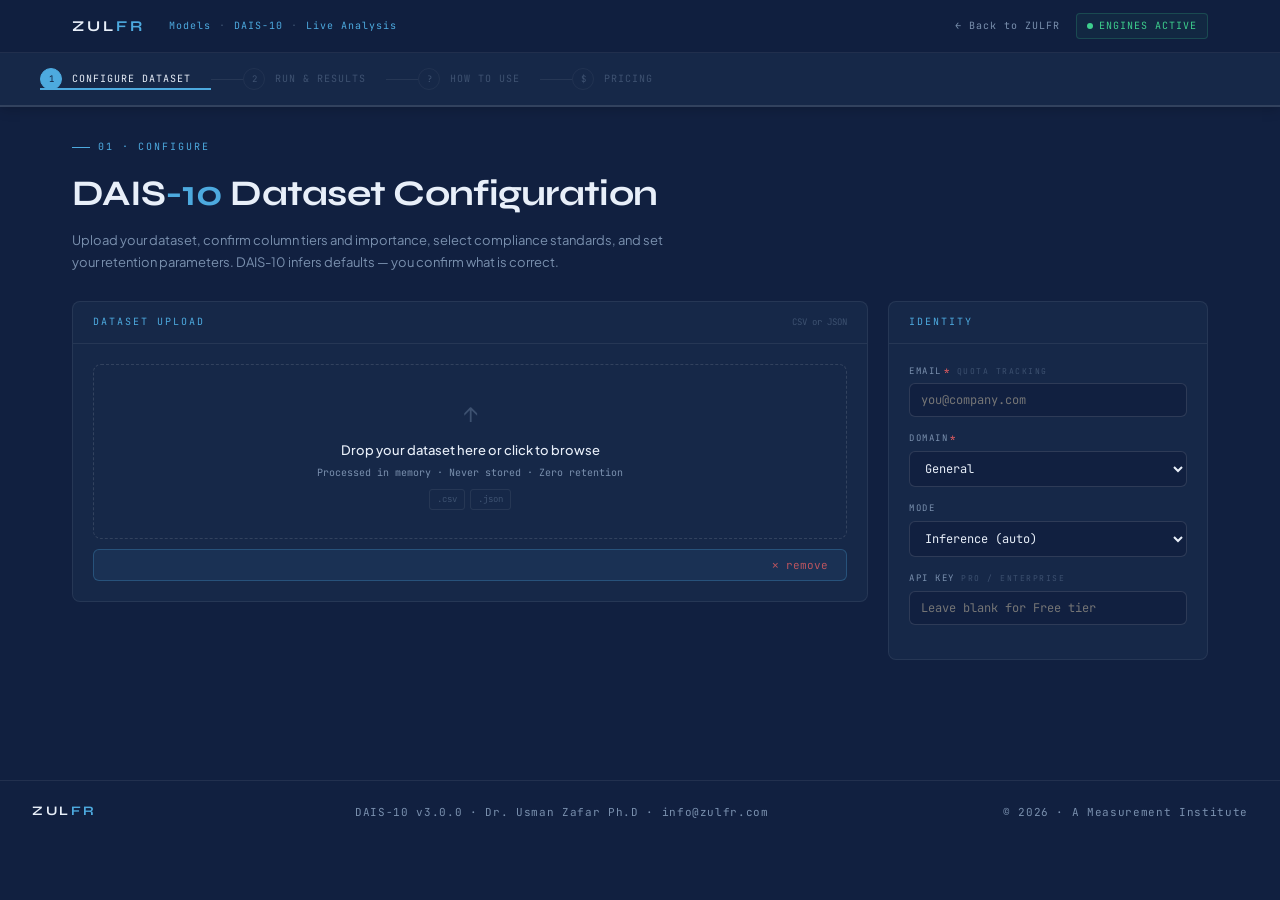
<file: app/index.html>
<!DOCTYPE html>
<html lang="en">
<head>
<meta charset="UTF-8">
<meta name="viewport" content="width=device-width, initial-scale=1">
<title>DAIS-10 · Live Analysis · ZULFR</title>
<meta name="description" content="DAIS-10 v3.0.0 — Configure your dataset schema, select compliance standards, and run full governance analysis.">
<meta name="theme-color" content="#112040">
<link href="https://fonts.googleapis.com/css2?family=Plus+Jakarta+Sans:wght@300;400;500;600&amp;family=Syne:wght@600;700&amp;family=JetBrains+Mono:wght@400;500&amp;display=swap" rel="stylesheet">
<style>
:root{
  --bg:#112040;--bg-raised:#162848;--bg-float:#1A2F52;--bg-hover:#1f3660;
  --border:rgba(255,255,255,.07);--border-md:rgba(255,255,255,.12);
  --acc:#4DAADF;--acc-soft:rgba(77,170,223,.12);--acc-mid:rgba(77,170,223,.28);
  --green:#3ECF8E;--amber:#F5A623;--gold:#F0C040;--red:#FF6464;--purple:#A78BFA;
  --white:#E8EFF9;--text:#C2CFDF;--muted:#7A90AE;--faint:#3D5170;
  --radius:8px;--mono:'JetBrains Mono',monospace;
  --sans:'Plus Jakarta Sans',sans-serif;--head:'Syne',sans-serif;
}
*,*::before,*::after{margin:0;padding:0;box-sizing:border-box}
html{scroll-behavior:smooth}
body{font-family:var(--sans);background:var(--bg);color:var(--text);line-height:1.65;min-height:100vh;-webkit-font-smoothing:antialiased}

/* Topbar */
.topbar{background:rgba(17,32,64,.95);backdrop-filter:blur(16px);border-bottom:1px solid var(--border);position:sticky;top:0;z-index:100}
.topbar-inner{max-width:1200px;margin:0 auto;padding:0 32px;display:flex;align-items:center;height:52px;gap:0}
.wordmark{font-family:var(--head);font-size:15px;font-weight:700;letter-spacing:.2em;color:var(--white);text-decoration:none;margin-right:24px}
.wordmark em{color:var(--acc);font-style:normal}
.topbar-crumb{font-family:var(--mono);font-size:10px;color:var(--faint);letter-spacing:.1em;display:flex;align-items:center;gap:8px}
.topbar-crumb span{color:var(--acc)}
.topbar-back{font-family:var(--mono);font-size:10px;color:var(--muted);text-decoration:none;letter-spacing:.1em;transition:color .15s;margin-left:auto}
.topbar-back:hover{color:var(--acc)}
.topbar-status{font-family:var(--mono);font-size:10px;color:var(--green);letter-spacing:.1em;margin-left:16px;display:flex;align-items:center;gap:6px;padding:4px 10px;border:1px solid rgba(62,207,142,.2);border-radius:4px;background:rgba(62,207,142,.05)}
.status-dot{width:6px;height:6px;border-radius:50%;background:var(--green);animation:pulse 2.5s infinite;flex-shrink:0}
@keyframes pulse{0%,100%{opacity:1;box-shadow:0 0 0 0 rgba(62,207,142,.4)}50%{opacity:.6;box-shadow:0 0 0 4px rgba(62,207,142,0)}}

/* Steps indicator */
.steps-bar{background:var(--bg-raised);border-bottom:2px solid var(--border-md);padding:0 32px;box-shadow:0 2px 12px rgba(0,0,0,.2)}
.steps-inner{max-width:1200px;margin:0 auto;display:flex;align-items:center;gap:0;height:52px}
.step-item{display:flex;align-items:center;gap:10px;padding:0 20px 0 0;cursor:pointer;opacity:.4;transition:opacity .2s}
.step-item.active{opacity:1}
.step-item.done{opacity:.7}
.step-num{width:22px;height:22px;border-radius:50%;border:1px solid var(--border-md);display:flex;align-items:center;justify-content:center;font-family:var(--mono);font-size:9px;color:var(--muted);flex-shrink:0}
.step-item.active .step-num{background:var(--acc);border-color:var(--acc);color:#112040}
.step-item.done .step-num{background:var(--green);border-color:var(--green);color:#112040}
.step-item.info .step-num{background:rgba(77,170,223,.15);border-color:var(--acc-mid);color:var(--acc)}
.step-item.info .step-label{color:var(--acc)}
.step-item.info{opacity:1}
.step-label{font-family:var(--mono);font-size:10px;letter-spacing:.1em;text-transform:uppercase;color:var(--muted)}.step-item.active::after{content:"";display:block;position:absolute;bottom:0;left:0;right:0;height:2px;background:var(--acc)}.step-item{position:relative}
.step-item.active .step-label{color:var(--white)}.step-item.info .step-label{color:var(--acc)}
.step-div{width:32px;height:1px;background:var(--border);flex-shrink:0}

/* Layout */
.wrap{max-width:1200px;margin:0 auto;padding:0 32px}
.page{padding:32px 0 80px}

/* Page header */
.page-head{margin-bottom:28px}
.page-eyebrow{font-family:var(--mono);font-size:10px;color:var(--acc);letter-spacing:.2em;text-transform:uppercase;margin-bottom:8px;display:flex;align-items:center;gap:8px}
.page-eyebrow::before{content:'';display:block;width:18px;height:1px;background:var(--acc)}
.page-title{font-family:var(--head);font-size:clamp(24px,3vw,36px);font-weight:700;color:var(--white);margin-bottom:6px;letter-spacing:-.02em}
.page-title em{color:var(--acc);font-style:normal}
.page-sub{font-size:13px;color:var(--muted);max-width:600px;line-height:1.7}

/* Cards */
.card{background:var(--bg-raised);border:1px solid var(--border);border-radius:var(--radius);overflow:hidden;margin-bottom:20px}
.card-head{padding:12px 20px;border-bottom:1px solid var(--border);display:flex;align-items:center;justify-content:space-between}
.card-title{font-family:var(--mono);font-size:10px;color:var(--acc);letter-spacing:.2em;text-transform:uppercase}
.card-body{padding:20px}
.card-body-tight{padding:0}

/* Upload zone */
.drop-zone{border:1px dashed var(--border-md);border-radius:var(--radius);padding:28px 20px;text-align:center;cursor:pointer;transition:all .2s}
.drop-zone:hover,.drop-zone.drag{border-color:var(--acc);background:var(--acc-soft)}
.drop-icon{font-size:24px;color:var(--faint);margin-bottom:8px}
.drop-txt{font-size:13px;color:var(--white);font-weight:500;margin-bottom:3px}
.drop-hint{font-family:var(--mono);font-size:10px;color:var(--muted)}
.fmt-pills{display:flex;gap:5px;justify-content:center;margin-top:8px}
.fmt-pill{font-family:var(--mono);font-size:9px;color:var(--faint);border:1px solid var(--border);padding:2px 7px;border-radius:3px}
.file-info{display:none;margin-top:10px;padding:8px 14px;background:rgba(77,170,223,.08);border:1px solid var(--acc-mid);border-radius:6px;font-size:11px;font-family:var(--mono);color:var(--acc)}

/* Form controls */
.cfg-row{margin-bottom:14px}
.cfg-label{display:block;font-family:var(--mono);font-size:9px;color:var(--muted);letter-spacing:1.5px;text-transform:uppercase;margin-bottom:5px}
.cfg-select,.cfg-input{width:100%;padding:8px 11px;background:var(--bg);border:1px solid var(--border-md);border-radius:6px;font-size:12px;font-family:var(--mono);color:var(--white);outline:none;transition:border-color .15s}
.cfg-select:focus,.cfg-input:focus{border-color:var(--acc)}
.cfg-select option{background:#162848}
.req{color:var(--red);margin-left:2px}

/* Standards checkboxes */
.standards-grid{display:grid;grid-template-columns:repeat(3,1fr);gap:8px}
.std-item{display:flex;align-items:center;gap:8px;padding:8px 12px;border:1px solid var(--border);border-radius:6px;cursor:pointer;transition:all .2s;user-select:none}
.std-item:hover{border-color:var(--border-md);background:var(--bg-float)}
.std-item.checked{border-color:var(--acc-mid);background:var(--acc-soft)}
.std-item input{display:none}
.std-check{width:14px;height:14px;border:1px solid var(--border-md);border-radius:3px;flex-shrink:0;display:flex;align-items:center;justify-content:center;transition:all .2s}
.std-item.checked .std-check{background:var(--acc);border-color:var(--acc)}
.std-check-mark{color:#112040;font-size:9px;font-weight:700;display:none}
.std-item.checked .std-check-mark{display:block}
.std-info{display:flex;flex-direction:column;gap:2px}
.std-name{font-family:var(--mono);font-size:10px;color:var(--white);font-weight:500}
.std-years{font-family:var(--mono);font-size:9px;color:var(--faint)}

/* Column config table */
.col-config-wrap{overflow-x:auto}
.col-config-table{width:100%;border-collapse:collapse;font-size:11px;min-width:800px}
.col-config-table th{text-align:left;padding:8px 12px;background:var(--bg-float);color:var(--faint);font-family:var(--mono);font-size:8px;letter-spacing:1.5px;text-transform:uppercase;border-bottom:1px solid var(--border);font-weight:400;white-space:nowrap}
.col-config-table td{padding:8px 12px;border-bottom:1px solid var(--border);vertical-align:middle}
.col-row{transition:opacity .2s}
.col-row.unconfirmed td{opacity:.45}
.col-row.confirmed td{opacity:1}
.col-row:hover td{opacity:1 !important}
.col-name{font-family:var(--mono);font-size:11px;color:var(--white);font-weight:500}
.col-samples{font-family:var(--mono);font-size:9px;color:var(--faint);max-width:160px;overflow:hidden;text-overflow:ellipsis;white-space:nowrap}
.tier-select{background:var(--bg);border:1px solid var(--border-md);border-radius:4px;font-family:var(--mono);font-size:10px;color:var(--white);padding:4px 8px;outline:none;cursor:pointer;width:72px}
.tier-select:focus{border-color:var(--acc)}
.tier-select option{background:#162848}
.slider-wrap{display:flex;align-items:center;gap:8px}
.imp-slider{-webkit-appearance:none;appearance:none;width:120px;height:3px;background:var(--border-md);border-radius:2px;outline:none;cursor:pointer}
.imp-slider::-webkit-slider-thumb{-webkit-appearance:none;width:14px;height:14px;border-radius:50%;background:var(--acc);cursor:pointer}
.imp-slider::-moz-range-thumb{width:14px;height:14px;border-radius:50%;background:var(--acc);cursor:pointer;border:none}
.imp-val{font-family:var(--mono);font-size:10px;color:var(--acc);min-width:28px;text-align:right}
.ts-toggle{display:flex;align-items:center;gap:6px;cursor:pointer;font-family:var(--mono);font-size:9px;color:var(--muted)}
.ts-radio{width:12px;height:12px;border-radius:50%;border:1px solid var(--border-md);flex-shrink:0;transition:all .2s;display:flex;align-items:center;justify-content:center}
.ts-radio.active{background:var(--green);border-color:var(--green)}
.ts-dot{width:5px;height:5px;border-radius:50%;background:#112040;display:none}
.ts-radio.active .ts-dot{display:block}
.confirm-btn{font-family:var(--mono);font-size:9px;padding:3px 10px;border-radius:3px;border:1px solid var(--border-md);background:transparent;color:var(--muted);cursor:pointer;transition:all .15s;white-space:nowrap}
.confirm-btn:hover{border-color:var(--acc);color:var(--acc)}
.confirm-btn.confirmed-state{border-color:rgba(62,207,142,.3);color:var(--green);background:rgba(62,207,142,.05)}
.confirm-all-btn{font-family:var(--mono);font-size:9px;padding:4px 12px;border-radius:4px;border:1px solid var(--acc-mid);background:var(--acc-soft);color:var(--acc);cursor:pointer;transition:all .15s}
.confirm-all-btn:hover{background:var(--acc);color:#112040}

/* Step 1 bottom bar */
.step1-bar{display:flex;align-items:center;justify-content:space-between;padding:16px 20px;border-top:1px solid var(--border);background:var(--bg-float)}
.step1-summary{font-family:var(--mono);font-size:10px;color:var(--muted)}
.step1-summary strong{color:var(--white)}
.proceed-btn{background:var(--acc);color:#112040;border:none;border-radius:6px;padding:10px 24px;font-size:12px;font-weight:700;font-family:var(--mono);cursor:pointer;transition:all .15s;letter-spacing:.1em;display:flex;align-items:center;gap:8px}
.proceed-btn:hover{background:#6EC0EC}
.proceed-btn:disabled{background:var(--bg-hover);color:var(--faint);cursor:not-allowed}

/* Step 2 */
.analyze-btn{width:100%;background:var(--acc);color:#112040;border:none;border-radius:6px;padding:12px;font-size:12px;font-weight:700;font-family:var(--mono);cursor:pointer;transition:all .15s;letter-spacing:.1em;display:flex;align-items:center;justify-content:center;gap:8px}
.analyze-btn:hover{background:#6EC0EC}
.analyze-btn:disabled{background:var(--bg-float);color:var(--faint);cursor:not-allowed}
.spinner{width:14px;height:14px;border:2px solid rgba(17,32,64,.3);border-top-color:#112040;border-radius:50%;display:none;animation:spin .7s linear infinite}
@keyframes spin{to{transform:rotate(360deg)}}

/* Banner */
.banner{display:none;padding:12px 16px;border-radius:6px;font-size:12px;font-family:var(--mono);margin-bottom:20px;line-height:1.6}
.banner.error{background:rgba(255,100,100,.08);border:1px solid rgba(255,100,100,.25);color:var(--red)}
.banner.info{background:var(--acc-soft);border:1px solid var(--acc-mid);color:var(--acc)}
.banner.warning{background:rgba(245,166,35,.08);border:1px solid rgba(245,166,35,.25);color:var(--amber)}

/* Upgrade teaser */
.upgrade-teaser{background:rgba(167,139,250,.05);border:1px solid rgba(167,139,250,.2);border-radius:var(--radius);padding:16px 20px;margin-bottom:20px;display:none}
.upgrade-teaser-head{font-family:var(--mono);font-size:10px;color:var(--purple);letter-spacing:.15em;text-transform:uppercase;margin-bottom:10px}
.upgrade-teaser-list{list-style:none;display:flex;flex-direction:column;gap:5px}
.upgrade-teaser-list li{font-size:12px;color:var(--muted);padding-left:14px;position:relative;line-height:1.5}
.upgrade-teaser-list li::before{content:'→';position:absolute;left:0;color:var(--purple);font-size:10px;top:2px}
.upgrade-cta{margin-top:10px;font-family:var(--mono);font-size:10px;color:var(--purple)}
.upgrade-cta a{color:var(--acc);text-decoration:none}

/* Results */
.dashboard{display:none}
.dash-head{display:flex;align-items:center;justify-content:space-between;margin-bottom:20px;flex-wrap:wrap;gap:12px}
.dash-title{font-family:var(--head);font-size:18px;font-weight:700;color:var(--white)}
.dash-meta{font-family:var(--mono);font-size:10px;color:var(--faint)}
.dash-actions{display:flex;gap:8px;flex-wrap:wrap}
.kpi-row{display:grid;grid-template-columns:repeat(6,1fr);gap:1px;background:var(--border);border:1px solid var(--border);border-radius:var(--radius);overflow:hidden;margin-bottom:20px}
.kpi{background:var(--bg-raised);padding:14px 12px;text-align:center}
.kpi-v{font-family:var(--head);font-size:22px;font-weight:700;display:block;margin-bottom:3px}
.kpi-l{font-family:var(--mono);font-size:8px;color:var(--faint);letter-spacing:1px;text-transform:uppercase}
.rtabs{display:flex;gap:2px;margin-bottom:16px;flex-wrap:wrap}
.rtab{font-family:var(--mono);font-size:10px;letter-spacing:.1em;padding:7px 14px;border-radius:4px;border:1px solid var(--border);background:var(--bg-raised);color:var(--muted);cursor:pointer;transition:all .15s;text-transform:uppercase}
.rtab:hover{color:var(--white)}
.rtab.active{background:var(--acc-soft);border-color:var(--acc-mid);color:var(--acc)}
.rpanel{display:none}
.rpanel.active{display:block}
.results-table{width:100%;border-collapse:collapse;font-size:11px}
.results-table th{text-align:left;padding:7px 12px;background:var(--bg-float);color:var(--faint);font-family:var(--mono);font-size:8px;letter-spacing:1.5px;text-transform:uppercase;border-bottom:1px solid var(--border);font-weight:400}
.results-table td{padding:8px 12px;border-bottom:1px solid var(--border);color:var(--text);vertical-align:middle}
.results-table tr:last-child td{border-bottom:none}
.results-table tr:hover td{background:var(--bg-float)}
.tcard{background:var(--bg-raised);border:1px solid var(--border);border-radius:var(--radius);overflow:hidden;margin-bottom:16px}
.sbar{height:3px;background:var(--border);border-radius:2px;margin-top:3px;overflow:hidden}
.sfill{height:100%;border-radius:2px}
.tier-e{background:rgba(255,100,100,.1);color:var(--red);border:1px solid rgba(255,100,100,.25);font-family:var(--mono);font-size:8px;padding:2px 6px;border-radius:3px}
.tier-ec{background:rgba(245,166,35,.1);color:var(--amber);border:1px solid rgba(245,166,35,.25);font-family:var(--mono);font-size:8px;padding:2px 6px;border-radius:3px}
.tier-c{background:var(--acc-soft);color:var(--acc);border:1px solid var(--acc-mid);font-family:var(--mono);font-size:8px;padding:2px 6px;border-radius:3px}
.tier-n{background:var(--bg-float);color:var(--faint);border:1px solid var(--border);font-family:var(--mono);font-size:8px;padding:2px 6px;border-radius:3px}
.cap-item{background:var(--bg-raised);border:1px solid var(--border);border-left:3px solid var(--red);border-radius:0 var(--radius) var(--radius) 0;padding:12px 16px;margin-bottom:10px}
.cap-code{font-family:var(--mono);font-size:10px;color:var(--red);font-weight:700;margin-bottom:3px}
.cap-detail{font-size:11px;color:var(--muted)}
.amd-item{background:var(--bg-raised);border:1px solid var(--border);border-radius:var(--radius);padding:14px 16px;margin-bottom:10px}
.amd-head{display:flex;align-items:center;justify-content:space-between;margin-bottom:6px}
.amd-attr{font-family:var(--mono);font-size:11px;color:var(--white);font-weight:500}
.amd-stats{display:flex;gap:8px}
.amd-stat{font-family:var(--mono);font-size:9px;padding:2px 7px;border-radius:3px}
.amd-pass{background:rgba(62,207,142,.1);color:var(--green);border:1px solid rgba(62,207,142,.2)}
.amd-warn{background:rgba(245,166,35,.1);color:var(--amber);border:1px solid rgba(245,166,35,.2)}
.amd-fail{background:rgba(255,100,100,.1);color:var(--red);border:1px solid rgba(255,100,100,.2)}
.conf-card{background:var(--bg-raised);border:1px solid var(--border);border-radius:var(--radius);padding:14px 18px;margin-bottom:10px}
.conf-head{display:flex;align-items:center;justify-content:space-between;margin-bottom:8px}
.conf-name{font-family:var(--mono);font-size:10px;color:var(--white);font-weight:500}
.conf-score{font-family:var(--head);font-size:16px;font-weight:700}
.conf-fields{display:flex;gap:5px;flex-wrap:wrap;margin-top:6px}
.conf-field{font-family:var(--mono);font-size:9px;padding:2px 7px;border-radius:3px}
.conf-present{background:rgba(62,207,142,.1);color:var(--green);border:1px solid rgba(62,207,142,.2)}
.conf-missing{background:rgba(255,100,100,.08);color:var(--red);border:1px solid rgba(255,100,100,.2)}
.btn{display:inline-flex;align-items:center;gap:6px;padding:8px 16px;border-radius:6px;font-family:var(--sans);font-size:12px;font-weight:500;cursor:pointer;border:none;text-decoration:none;transition:all .15s}
.btn-primary{background:var(--acc);color:#112040}.btn-primary:hover{background:#6EC0EC}
.btn-ghost{background:transparent;border:1px solid var(--border-md);color:var(--text)}.btn-ghost:hover{background:var(--bg-hover);color:var(--white)}
.btn-gold{background:transparent;border:1px solid rgba(240,192,64,.4);color:var(--gold)}.btn-gold:hover{background:rgba(240,192,64,.08)}
.btn-csv{background:transparent;border:1px solid rgba(62,207,142,.3);color:var(--green)}.btn-csv:hover{background:rgba(62,207,142,.08)}
.btn-back{background:transparent;border:1px solid var(--border-md);color:var(--muted);font-family:var(--mono);font-size:10px;padding:6px 14px}
.btn-back:hover{color:var(--white);border-color:var(--border-md)}

.footer{border-top:1px solid var(--border);padding:20px 32px;display:flex;align-items:center;justify-content:space-between;flex-wrap:wrap;gap:12px}
.footer-note{font-size:11px;color:var(--muted);font-family:var(--mono);letter-spacing:.06em}

@media(max-width:860px){.standards-grid{grid-template-columns:repeat(2,1fr)}.kpi-row{grid-template-columns:repeat(3,1fr)}}
@media(max-width:540px){.kpi-row{grid-template-columns:repeat(2,1fr)}.standards-grid{grid-template-columns:1fr}}
</style>
</head>
<body>

<header class="topbar">
  <div class="topbar-inner">
    <a href="https://zulfr.com/" class="wordmark">ZUL<em>FR</em></a>
    <div class="topbar-crumb"><span>Models</span> · <span>DAIS-10</span> · <span>Live Analysis</span></div>
    <a href="https://zulfr.com/" class="topbar-back">← Back to ZULFR</a>
    <div class="topbar-status"><span class="status-dot"></span>ENGINES ACTIVE</div>
  </div>
</header>

<nav class="steps-bar">
  <div class="steps-inner">
    <div class="step-item active" id="step-ind-1" onclick="goStep(1)">
      <div class="step-num">1</div>
      <div class="step-label">Configure Dataset</div>
    </div>
    <div class="step-div"></div>
    <div class="step-item" id="step-ind-2" onclick="goStep(2)">
      <div class="step-num">2</div>
      <div class="step-label">Run &amp; Results</div>
    </div>
    <div class="step-div"></div>
    <div class="step-item" id="step-ind-3" onclick="goStep(3)">
      <div class="step-num">?</div>
      <div class="step-label">How to Use</div>
    </div>
    <div class="step-div"></div>
    <div class="step-item" id="step-ind-4" onclick="goStep(4)">
      <div class="step-num">$</div>
      <div class="step-label">Pricing</div>
    </div>
  </div>
</nav>

<main class="page">
<div class="wrap">

  <!-- ══════════════════ STEP 1 ══════════════════ -->
  <div id="step1">
    <div class="page-head">
      <div class="page-eyebrow">01 · CONFIGURE</div>
      <h1 class="page-title">DAIS<em>-10</em> Dataset Configuration</h1>
      <p class="page-sub">Upload your dataset, confirm column tiers and importance, select compliance standards, and set your retention parameters. DAIS-10 infers defaults — you confirm what is correct.</p>
    </div>

    <!-- Row 1: Upload + basic config -->
    <div style="display:grid;grid-template-columns:1fr 320px;gap:20px;margin-bottom:20px;align-items:start">

      <div class="card">
        <div class="card-head">
          <span class="card-title">Dataset Upload</span>
          <span style="font-family:var(--mono);font-size:9px;color:var(--faint)">CSV or JSON</span>
        </div>
        <div class="card-body">
          <div class="drop-zone" id="drop-zone" onclick="document.getElementById('file-input').click()">
            <div class="drop-icon">↑</div>
            <div class="drop-txt">Drop your dataset here or click to browse</div>
            <div class="drop-hint">Processed in memory · Never stored · Zero retention</div>
            <div class="fmt-pills">
              <span class="fmt-pill">.csv</span>
              <span class="fmt-pill">.json</span>
            </div>
          </div>
          <input type="file" id="file-input" accept=".csv,.json" style="display:none" onchange="handleFile(this)">
          <div class="file-info" id="file-info" style="display:flex;align-items:center;justify-content:space-between">
            <span id="file-info-name"></span>
            <button onclick="resetFile()" title="Remove file and start over" style="background:none;border:none;color:var(--red);cursor:pointer;font-family:var(--mono);font-size:11px;padding:0 4px;opacity:.7;transition:opacity .15s" onmouseover="this.style.opacity=1" onmouseout="this.style.opacity=.7">✕ remove</button>
          </div>
        </div>
      </div>

      <div class="card">
        <div class="card-head"><span class="card-title">Identity</span></div>
        <div class="card-body">
          <div class="cfg-row">
            <label class="cfg-label">Email<span class="req">*</span> <span style="color:var(--faint);font-size:8px">quota tracking</span></label>
            <input class="cfg-input" id="cfg-email" type="email" placeholder="you@company.com">
          </div>
          <div class="cfg-row">
            <label class="cfg-label">Domain<span class="req">*</span></label>
            <select class="cfg-select" id="cfg-domain" onchange="onDomainChange()">
              <option value="general">General</option>
              <option value="healthcare">Healthcare</option>
              <option value="finance">Finance</option>
              <option value="retail">Retail</option>
              <option value="ecommerce">E-commerce</option>
              <option value="manufacturing">Manufacturing</option>
              <option value="analytics">Analytics</option>
              <option value="ml_ai">ML / AI</option>
            </select>
          </div>
          <div class="cfg-row">
            <label class="cfg-label">Mode</label>
            <select class="cfg-select" id="cfg-mode">
              <option value="inference">Inference (auto)</option>
            </select>
          </div>
          <div class="cfg-row">
            <label class="cfg-label">API Key <span style="color:var(--faint);font-size:8px">Pro / Enterprise</span></label>
            <input class="cfg-input" id="cfg-apikey" type="password" placeholder="Leave blank for Free tier">
          </div>
        </div>
      </div>
    </div>

    <!-- Compliance standards -->
    <div class="card" id="standards-card" style="display:none">
      <div class="card-head">
        <span class="card-title">Compliance Standards</span>
        <span style="font-family:var(--mono);font-size:9px;color:var(--faint)">Select all that apply — domain pre-selects default</span>
      </div>
      <div class="card-body">
        <div class="standards-grid" id="standards-grid">
          <!-- injected by JS -->
        </div>
      </div>
    </div>

    <!-- Retention -->
    <div class="card" id="retention-card" style="display:none">
      <div class="card-head">
        <span class="card-title">Retention &amp; Freshness</span>
        <span style="font-family:var(--mono);font-size:9px;color:var(--faint)">Auto-fills from selected standard · Override if needed</span>
      </div>
      <div class="card-body">
        <div style="display:grid;grid-template-columns:1fr 1fr 1fr;gap:16px">
          <div class="cfg-row" style="margin:0">
            <label class="cfg-label">Legal retention years</label>
            <input class="cfg-input" id="cfg-retention" type="number" min="1" max="99" placeholder="e.g. 7"><div id="retention-hint" style="display:none;margin-top:6px;font-family:var(--mono);font-size:9px;color:var(--amber);line-height:1.5"></div>
          </div>
          <div class="cfg-row" style="margin:0">
            <label class="cfg-label">Retention basis</label>
            <select class="cfg-select" id="cfg-basis" onchange="onBasisChange()">
              <option value="">Not specified</option>
              <option value="GDPR_Art17">GDPR Article 17 — purpose-dependent</option>
              <option value="HIPAA">HIPAA §164.530(j) — 6 yrs</option>
              <option value="SOX">SOX Section 802 — 7 yrs</option>
              <option value="PCI-DSS">PCI-DSS Req.3.1 — 1 yr</option>
              <option value="IEC61508">IEC 61508 — system lifecycle</option>
              <option value="EU_AI_ACT">EU AI Act Art.12 — 10 yrs</option>
              <option value="internal_policy">Internal policy</option>
              <option value="contractual">Contractual</option>
            </select>
          </div>
          <div class="cfg-row" style="margin:0">
            <label class="cfg-label">Timestamp column <span style="color:var(--faint);font-size:8px">for decay</span></label>
            <select class="cfg-select" id="cfg-timestamp">
              <option value="">None — no temporal decay</option>
            </select>
          </div>
        </div>
      </div>
    </div>

    <!-- Column configuration table -->
    <div class="card" id="col-config-card" style="display:none">
      <div class="card-head">
        <span class="card-title">Column Schema — Confirm Each Row</span>
        <button class="confirm-all-btn" onclick="confirmAll()">Confirm All</button>
      </div>
      <div class="card-body-tight">
        <div class="col-config-wrap">
          <table class="col-config-table">
            <thead>
              <tr>
                <th style="width:160px">Column</th>
                <th style="width:180px">Sample values</th>
                <th style="width:76px">Tier</th>
                <th style="width:180px">Importance (1–100)</th>
                <th style="width:90px">Timestamp</th>
                <th style="width:90px">Confirmed</th>
              </tr>
            </thead>
            <tbody id="col-config-tbody"></tbody>
          </table>
        </div>
        <div class="step1-bar">
          <div class="step1-summary" id="step1-summary">Upload a dataset to begin configuration</div>
          <button class="proceed-btn" id="proceed-btn" disabled onclick="goStep(2)">
            Proceed to Analysis →
          </button>
        </div>
      </div>
    </div>

  </div><!-- end step1 -->

  <!-- ══════════════════ STEP 2 ══════════════════ -->
  <div id="step2" style="display:none">
    <div style="display:flex;align-items:center;justify-content:space-between;margin-bottom:24px">
      <div>
        <div class="page-eyebrow">02 · ANALYSIS</div>
        <h1 class="page-title" style="font-size:28px">Run DAIS<em>-10</em></h1>
      </div>
      <button class="btn btn-back" onclick="goStep(1)">← Edit Configuration</button>
    </div>

    <!-- Config summary -->
    <div class="card" style="margin-bottom:20px">
      <div class="card-head"><span class="card-title">Analysis Summary</span></div>
      <div class="card-body">
        <div style="display:flex;gap:32px;flex-wrap:wrap" id="analysis-summary"></div>
      </div>
    </div>

    <button class="analyze-btn" id="analyze-btn" onclick="runAnalysis()">
      <div class="spinner" id="spinner"></div>
      <span id="btn-txt">Run DAIS-10 Analysis</span>
    </button>

    <div style="height:20px"></div>
    <div class="banner" id="banner"></div>

    <!-- Standards scope declaration -->
    <div id="standards-scope" style="margin-bottom:24px">
      <div style="font-family:var(--mono);font-size:9px;color:var(--faint);letter-spacing:.15em;text-transform:uppercase;margin-bottom:12px;display:flex;align-items:center;gap:8px"><span style="display:block;width:16px;height:1px;background:var(--faint)"></span>What DAIS-10 measures against each selected standard</div>
      <div id="scope-grid" style="display:grid;grid-template-columns:1fr 1fr;gap:10px"></div>
      <div style="margin-top:12px;padding:12px 16px;background:rgba(77,170,223,.05);border:1px solid var(--border);border-radius:6px;font-size:11px;color:var(--muted);line-height:1.6">
        <span style="font-family:var(--mono);font-size:9px;color:var(--acc);letter-spacing:.1em">SCOPE NOTE</span><br>
        DAIS-10 measures <strong style="color:var(--white)">identification</strong>, <strong style="color:var(--white)">completeness</strong>, and <strong style="color:var(--white)">structural integrity</strong> of your dataset against each standard. It does not verify value truthfulness, legal validity of consent, regulatory registration status, or cross-border transfer obligations. Implementation of any findings is the sole responsibility of the data owner.
      </div>
    </div>
    <div class="upgrade-teaser" id="upgrade-teaser">
      <div class="upgrade-teaser-head" id="teaser-head">Upgrade to Pro to unlock:</div>
      <ul class="upgrade-teaser-list" id="teaser-list"></ul>
      <div class="upgrade-cta">Contact <a href="mailto:info@zulfr.com">info@zulfr.com</a> to activate Pro access.</div>
    </div>

    <div class="dashboard" id="dashboard">
      <div class="dash-head">
        <div>
          <div class="dash-title" id="dash-title">Analysis Results</div>
          <div class="dash-meta" id="dash-meta"></div>
        </div>
        <div class="dash-actions">
          <button class="btn btn-primary" onclick="exportJSON()">↓ Full JSON</button>
          <button class="btn btn-ghost" onclick="exportSchema()">↓ Schema YAML</button>
          <button class="btn btn-csv" id="csv-btn" onclick="downloadCSV()" style="display:none">↓ Row Scores CSV</button>
          <button class="btn btn-gold" onclick="window.location='https://zulfr.com/#contact'">Request PDF Report</button>
        </div>
      </div>
      <div class="kpi-row">
        <div class="kpi"><span class="kpi-v" id="kpi-rows" style="color:var(--white)">—</span><span class="kpi-l">Total Rows</span></div>
        <div class="kpi"><span class="kpi-v" id="kpi-cols" style="color:var(--white)">—</span><span class="kpi-l">Columns</span></div>
        <div class="kpi"><span class="kpi-v" id="kpi-avg" style="color:var(--acc)">—</span><span class="kpi-l">Avg Score</span></div>
        <div class="kpi"><span class="kpi-v" id="kpi-prime" style="color:var(--green)">—</span><span class="kpi-l">Prime Rows</span></div>
        <div class="kpi"><span class="kpi-v" id="kpi-fail" style="color:var(--red)">—</span><span class="kpi-l">Failures</span></div>
        <div class="kpi"><span class="kpi-v" id="kpi-risk" style="color:var(--amber)">—</span><span class="kpi-l">Risk Level</span></div>
      </div>
      <div class="rtabs">
        <button class="rtab active" onclick="switchTab('columns',this)">Column Schema</button>
        <button class="rtab" onclick="switchTab('best',this)">Best Rows</button>
        <button class="rtab" onclick="switchTab('worst',this)">Worst Rows</button>
        <button class="rtab" onclick="switchTab('caps',this)">Cap Events</button>
        <button class="rtab" onclick="switchTab('amd',this)">AMD</button>
        <button class="rtab" onclick="switchTab('conformance',this)">Conformance</button>
        <button class="rtab" onclick="switchTab('ccm',this)">CCM</button>
        <button class="rtab" onclick="switchTab('missingness',this)">Missingness</button>
      </div>
      <div class="rpanel active tcard" id="rpanel-columns">
        <table class="results-table"><thead><tr><th>Column</th><th>Tier</th><th>Role</th><th>Importance</th><th>AMD</th><th>VCL</th><th>QFIM</th></tr></thead>
        <tbody id="col-tbody"></tbody></table>
      </div>
      <div class="rpanel tcard" id="rpanel-best">
        <table class="results-table"><thead><tr><th>Row</th><th>Score</th><th>Status</th><th>Top Contributor</th></tr></thead>
        <tbody id="best-tbody"></tbody></table>
      </div>
      <div class="rpanel tcard" id="rpanel-worst">
        <table class="results-table"><thead><tr><th>Row</th><th>Score</th><th>Status</th><th>Top Contributor</th></tr></thead>
        <tbody id="worst-tbody"></tbody></table>
      </div>
      <div class="rpanel" id="rpanel-caps"><div id="cap-list"></div></div>
      <div class="rpanel" id="rpanel-amd"><div id="amd-list"></div></div>
      <div class="rpanel" id="rpanel-conformance"><div id="conf-list"></div></div>
      <div class="rpanel tcard" id="rpanel-ccm"><div id="ccm-content" style="padding:16px"></div></div>
      <div class="rpanel tcard" id="rpanel-missingness"><div id="miss-content" style="padding:16px"></div></div>
    </div>
  </div><!-- end step2 -->

  <!-- ══════════════════ STEP 3: HOW TO USE ══════════════════ -->
  <div id="step3" style="display:none">
    <div class="page-head">
      <div class="page-eyebrow">03 · GUIDE</div>
      <h1 class="page-title">How to use DAIS<em>-10</em></h1>
      <p class="page-sub">Complete walkthrough from upload to results. Follow these steps for the most accurate governance analysis.</p>
    </div>

    <div style="display:flex;flex-direction:column;gap:16px;max-width:800px">

      <div class="card">
        <div class="card-head"><span class="card-title" style="color:var(--green)">Step 1 — Prepare your data file</span></div>
        <div class="card-body">
          <div style="font-size:13px;color:var(--text);line-height:1.8;margin-bottom:12px">Start with a clean CSV or JSON file. DAIS-10 works best when column names are descriptive — <code style="font-family:var(--mono);font-size:11px;color:var(--acc);background:var(--bg-float);padding:1px 5px;border-radius:3px">patient_id</code> rather than <code style="font-family:var(--mono);font-size:11px;color:var(--acc);background:var(--bg-float);padding:1px 5px;border-radius:3px">col1</code>.</div>
          <div style="display:grid;grid-template-columns:1fr 1fr;gap:10px">
            <div style="background:var(--bg-float);border-radius:6px;padding:12px">
              <div style="font-family:var(--mono);font-size:9px;color:var(--green);letter-spacing:1px;margin-bottom:8px">GOOD COLUMN NAMES</div>
              <div style="font-family:var(--mono);font-size:10px;color:var(--text);line-height:2">patient_id<br>date_of_birth<br>diagnosis_code<br>admission_date<br>treating_physician</div>
            </div>
            <div style="background:var(--bg-float);border-radius:6px;padding:12px">
              <div style="font-family:var(--mono);font-size:9px;color:var(--red);letter-spacing:1px;margin-bottom:8px">AVOID</div>
              <div style="font-family:var(--mono);font-size:10px;color:var(--muted);line-height:2">col1, col2, col3<br>field_a, field_b<br>x, y, z<br>data1, data2<br>untitled</div>
            </div>
          </div>
          <div style="margin-top:10px;font-size:12px;color:var(--muted)">Free tier: up to 999 rows, 19 columns, 1MB · Pro: up to 49,999 rows, 199 columns, 10MB</div>
        </div>
      </div>

      <div class="card">
        <div class="card-head"><span class="card-title" style="color:var(--acc)">Step 2 — Upload and select your domain</span></div>
        <div class="card-body">
          <div style="font-size:13px;color:var(--text);line-height:1.8;margin-bottom:10px">Drop your file onto the upload zone. Select the domain that matches your dataset — this is the single most important configuration decision. Domain determines which fields DAIS-10 treats as Essential.</div>
          <div style="display:grid;grid-template-columns:repeat(4,1fr);gap:8px">
            <div style="text-align:center;padding:10px;background:var(--bg-float);border-radius:6px"><div style="font-family:var(--mono);font-size:10px;color:var(--white);margin-bottom:3px">Healthcare</div><div style="font-size:10px;color:var(--faint)">HIPAA standard</div></div>
            <div style="text-align:center;padding:10px;background:var(--bg-float);border-radius:6px"><div style="font-family:var(--mono);font-size:10px;color:var(--white);margin-bottom:3px">Finance</div><div style="font-size:10px;color:var(--faint)">SOX standard</div></div>
            <div style="text-align:center;padding:10px;background:var(--bg-float);border-radius:6px"><div style="font-family:var(--mono);font-size:10px;color:var(--white);margin-bottom:3px">E-commerce</div><div style="font-size:10px;color:var(--faint)">PCI-DSS standard</div></div>
            <div style="text-align:center;padding:10px;background:var(--bg-float);border-radius:6px"><div style="font-family:var(--mono);font-size:10px;color:var(--white);margin-bottom:3px">ML / AI</div><div style="font-size:10px;color:var(--faint)">EU AI Act standard</div></div>
          </div>
        </div>
      </div>

      <div class="card">
        <div class="card-head"><span class="card-title" style="color:var(--acc)">Step 3 — Define your column schema</span></div>
        <div class="card-body">
          <div style="font-size:13px;color:var(--text);line-height:1.8;margin-bottom:12px">After upload, every detected column appears in a table with DAIS-10 inferred tier and importance — shown greyed until you confirm them. Review each row and adjust if the inference is wrong for your dataset.</div>
          <div style="display:flex;flex-direction:column;gap:8px">
            <div style="display:flex;align-items:flex-start;gap:12px;padding:10px;background:var(--bg-float);border-radius:6px">
              <span style="font-family:var(--mono);font-size:10px;color:var(--red);background:rgba(255,100,100,.1);padding:2px 6px;border-radius:3px;flex-shrink:0">E</span>
              <div><div style="font-size:12px;color:var(--white);font-weight:500;margin-bottom:2px">Essential — importance ~95</div><div style="font-size:11px;color:var(--muted)">Missing value collapses row score. Use for primary identifiers and legally required fields.</div></div>
            </div>
            <div style="display:flex;align-items:flex-start;gap:12px;padding:10px;background:var(--bg-float);border-radius:6px">
              <span style="font-family:var(--mono);font-size:10px;color:var(--amber);background:rgba(245,166,35,.1);padding:2px 6px;border-radius:3px;flex-shrink:0">EC</span>
              <div><div style="font-size:12px;color:var(--white);font-weight:500;margin-bottom:2px">Semi-Essential — importance ~80</div><div style="font-size:11px;color:var(--muted)">Important but conditional. Missing value significantly reduces row score.</div></div>
            </div>
            <div style="display:flex;align-items:flex-start;gap:12px;padding:10px;background:var(--bg-float);border-radius:6px">
              <span style="font-family:var(--mono);font-size:10px;color:var(--acc);background:var(--acc-soft);padding:2px 6px;border-radius:3px;flex-shrink:0">C</span>
              <div><div style="font-size:12px;color:var(--white);font-weight:500;margin-bottom:2px">Contextual — importance ~58</div><div style="font-size:11px;color:var(--muted)">Adds context. Missing reduces score moderately.</div></div>
            </div>
            <div style="display:flex;align-items:flex-start;gap:12px;padding:10px;background:var(--bg-float);border-radius:6px">
              <span style="font-family:var(--mono);font-size:10px;color:var(--faint);background:var(--bg-hover);padding:2px 6px;border-radius:3px;flex-shrink:0">N</span>
              <div><div style="font-size:12px;color:var(--white);font-weight:500;margin-bottom:2px">Enrichment — importance ~18</div><div style="font-size:11px;color:var(--muted)">Metadata or audit fields. Missing has minimal impact on score.</div></div>
            </div>
          </div>
          <div style="margin-top:12px;padding:10px 14px;background:rgba(77,170,223,.05);border:1px solid var(--border);border-radius:6px;font-size:11px;color:var(--muted)">
            Use <strong style="color:var(--white)">Confirm All</strong> to accept all inferred values at once, or confirm each row individually. At least one confirmed column is required to proceed.
          </div>
        </div>
      </div>

      <div class="card">
        <div class="card-head"><span class="card-title" style="color:var(--acc)">Step 4 — Select compliance standards and retention</span></div>
        <div class="card-body">
          <div style="font-size:13px;color:var(--text);line-height:1.8;margin-bottom:10px">Tick the compliance standards you want to evaluate against. Your domain pre-selects the most likely standard. Selecting a standard with a fixed retention period auto-fills the years field.</div>
          <div style="background:var(--bg-float);border-radius:6px;padding:12px;font-size:11px;color:var(--muted);line-height:1.7">
            <strong style="color:var(--amber)">GDPR</strong> — leave retention years blank or enter your organisation's purpose-specific period.<br>
            <strong style="color:var(--green)">HIPAA</strong> — auto-fills 6 years (§164.530(j) minimum).<br>
            <strong style="color:var(--amber)">SOX</strong> — auto-fills 7 years (Section 802).<br>
            <strong style="color:var(--red)">PCI-DSS</strong> — auto-fills 1 year online.<br>
            <strong style="color:var(--purple)">EU AI Act</strong> — auto-fills 10 years (Art.12).<br>
            <strong style="color:var(--green)">IEC 61508</strong> — enter your system's operational life plus 10 years.
          </div>
          <div style="margin-top:10px;font-size:12px;color:var(--muted)">Set the <strong style="color:var(--white)">timestamp column</strong> if your dataset has a creation date — this enables temporal decay scoring so older rows receive lower freshness scores.</div>
        </div>
      </div>

      <div class="card">
        <div class="card-head"><span class="card-title" style="color:var(--acc)">Step 5 — Run and read your results</span></div>
        <div class="card-body">
          <div style="font-size:13px;color:var(--text);line-height:1.8;margin-bottom:12px">Click <strong style="color:var(--white)">Proceed to Analysis</strong> then <strong style="color:var(--white)">Run DAIS-10 Analysis</strong>. Results appear in 8 tabs:</div>
          <div style="display:grid;grid-template-columns:1fr 1fr;gap:8px">
            <div style="padding:10px;background:var(--bg-float);border-radius:6px"><div style="font-family:var(--mono);font-size:9px;color:var(--acc);letter-spacing:1px;margin-bottom:4px">COLUMN SCHEMA</div><div style="font-size:11px;color:var(--muted)">Tier, importance, AMD pass rate, VCL validity score per column</div></div>
            <div style="padding:10px;background:var(--bg-float);border-radius:6px"><div style="font-family:var(--mono);font-size:9px;color:var(--acc);letter-spacing:1px;margin-bottom:4px">BEST / WORST ROWS</div><div style="font-size:11px;color:var(--muted)">Top and bottom rows by governance score with top contributor</div></div>
            <div style="padding:10px;background:var(--bg-float);border-radius:6px"><div style="font-family:var(--mono);font-size:9px;color:var(--red);letter-spacing:1px;margin-bottom:4px">CAP EVENTS</div><div style="font-size:11px;color:var(--muted)">Rows where one field is bottlenecking the score — missing, invalid, or expired</div></div>
            <div style="padding:10px;background:var(--bg-float);border-radius:6px"><div style="font-family:var(--mono);font-size:9px;color:var(--acc);letter-spacing:1px;margin-bottom:4px">AMD DIAGNOSTICS</div><div style="font-size:11px;color:var(--muted)">22 automated tests per column — pass, warn, fail breakdown</div></div>
            <div style="padding:10px;background:var(--bg-float);border-radius:6px"><div style="font-family:var(--mono);font-size:9px;color:var(--acc);letter-spacing:1px;margin-bottom:4px">CONFORMANCE</div><div style="font-size:11px;color:var(--muted)">Gap analysis against selected standards — present vs missing mandatory fields</div></div>
            <div style="padding:10px;background:var(--bg-float);border-radius:6px"><div style="font-family:var(--mono);font-size:9px;color:var(--amber);letter-spacing:1px;margin-bottom:4px">CCM</div><div style="font-size:11px;color:var(--muted)">Cross-column contradictions — date logic, age/DOB, negative amounts</div></div>
          </div>
          <div style="margin-top:12px;padding:10px 14px;background:rgba(62,207,142,.05);border:1px solid rgba(62,207,142,.15);border-radius:6px;font-size:11px;color:var(--muted)">
            Download results as <strong style="color:var(--white)">Full JSON</strong>, <strong style="color:var(--white)">Schema YAML</strong>, or <strong style="color:var(--white)">Row Scores CSV</strong> (Pro tier). Request a <strong style="color:var(--gold)">certified PDF report</strong> via email.
          </div>
        </div>
      </div>

    </div>
    <div style="height:24px"></div>
    <button class="proceed-btn" onclick="goStep(1)" style="width:auto;padding:10px 28px">← Back to Dataset Configuration</button>
  </div><!-- end step3 -->

  <!-- ══════════════════ STEP 4: PRICING ══════════════════ -->
  <div id="step4" style="display:none">
    <div class="page-head">
      <div class="page-eyebrow">04 · PRICING</div>
      <h1 class="page-title">Choose your DAIS<em>-10</em> plan</h1>
      <p class="page-sub">All tiers process data in memory. Zero retention at every level. GDPR/PIPEDA/HIPAA zero custodianship.</p>
    </div>

    <div style="display:grid;grid-template-columns:repeat(3,1fr);gap:16px;margin-bottom:32px">

      <!-- Free -->
      <div class="card" style="border-color:rgba(62,207,142,.2)">
        <div class="card-head" style="background:rgba(62,207,142,.05);border-bottom-color:rgba(62,207,142,.15)">
          <span class="card-title" style="color:var(--green)">Free</span>
          <span style="font-family:var(--head);font-size:18px;font-weight:700;color:var(--green)">$0</span>
        </div>
        <div class="card-body">
          <div style="font-family:var(--mono);font-size:10px;color:var(--muted);margin-bottom:14px">No API key needed. Email required for quota.</div>
          <div style="display:flex;flex-direction:column;gap:7px;margin-bottom:16px">
            <div style="font-family:var(--mono);font-size:9px;color:var(--faint);letter-spacing:1px;text-transform:uppercase;margin-bottom:4px">Limits</div>
            <div style="font-size:12px;color:var(--text)">↑ Up to 999 rows per analysis</div>
            <div style="font-size:12px;color:var(--text)">↑ Up to 19 columns</div>
            <div style="font-size:12px;color:var(--text)">↑ 1 MB file size</div>
            <div style="font-size:12px;color:var(--text)">↑ Inference mode only</div>
          </div>
          <div style="display:flex;flex-direction:column;gap:7px;margin-bottom:16px">
            <div style="font-family:var(--mono);font-size:9px;color:var(--faint);letter-spacing:1px;text-transform:uppercase;margin-bottom:4px">Included</div>
            <div style="font-size:12px;color:var(--green)">✓ 8-engine quality score</div>
            <div style="font-size:12px;color:var(--green)">✓ Column tier and importance</div>
            <div style="font-size:12px;color:var(--green)">✓ AMD diagnostics (counts)</div>
            <div style="font-size:12px;color:var(--green)">✓ Cap events (top 5)</div>
            <div style="font-size:12px;color:var(--green)">✓ CCM contradiction score</div>
            <div style="font-size:12px;color:var(--green)">✓ 1 compliance standard</div>
            <div style="font-size:12px;color:var(--green)">✓ Missingness profiling</div>
            <div style="font-size:12px;color:var(--green)">✓ Legal retention flag</div>
            <div style="font-size:12px;color:var(--green)">✓ Executive schema input</div>
          </div>
          <div style="display:flex;flex-direction:column;gap:5px">
            <div style="font-family:var(--mono);font-size:9px;color:var(--faint);letter-spacing:1px;text-transform:uppercase;margin-bottom:4px">Not included</div>
            <div style="font-size:11px;color:var(--faint)">✗ VCL-10 value conformance</div>
            <div style="font-size:11px;color:var(--faint)">✗ All 6 standards + citations</div>
            <div style="font-size:11px;color:var(--faint)">✗ Full AMD findings detail</div>
            <div style="font-size:11px;color:var(--faint)">✗ CCM contradiction events</div>
            <div style="font-size:11px;color:var(--faint)">✗ Row scores CSV download</div>
            <div style="font-size:11px;color:var(--faint)">✗ Session ID / certified report</div>
          </div>
        </div>
      </div>

      <!-- Pro -->
      <div class="card" style="border-color:var(--acc-mid)">
        <div class="card-head" style="background:var(--acc-soft);border-bottom-color:var(--acc-mid)">
          <div style="display:flex;flex-direction:column;gap:4px">
            <div style="display:flex;align-items:center;gap:8px">
              <span class="card-title" style="color:var(--acc)">Pro</span>
              <span style="background:var(--acc);color:#112040;font-family:var(--mono);font-size:8px;font-weight:700;padding:2px 8px;border-radius:20px;letter-spacing:.1em">MOST POPULAR</span>
            </div>
            <div style="display:flex;align-items:baseline;gap:6px">
              <span style="font-family:var(--head);font-size:22px;font-weight:700;color:var(--acc)">$399</span>
              <span style="font-family:var(--mono);font-size:9px;color:var(--muted)">/ 50k row block</span>
            </div>
            <div style="font-family:var(--mono);font-size:9px;color:var(--faint)">$0.007 per row · no subscription</div>
          </div>
        </div>
        <div class="card-body">
          <div style="font-family:var(--mono);font-size:10px;color:var(--muted);margin-bottom:14px">API key issued on purchase. Credits never expire. Contact info@zulfr.com.</div>
          <div style="display:flex;flex-direction:column;gap:7px;margin-bottom:16px">
            <div style="font-family:var(--mono);font-size:9px;color:var(--faint);letter-spacing:1px;text-transform:uppercase;margin-bottom:4px">Limits</div>
            <div style="font-size:12px;color:var(--text)">↑ Up to 49,999 rows</div>
            <div style="font-size:12px;color:var(--text)">↑ Up to 199 columns</div>
            <div style="font-size:12px;color:var(--text)">↑ 10 MB file size</div>
            <div style="font-size:12px;color:var(--text)">↑ All modes (inference, sovereign, hybrid)</div>
          </div>
          <div style="display:flex;flex-direction:column;gap:7px;margin-bottom:16px">
            <div style="font-family:var(--mono);font-size:9px;color:var(--faint);letter-spacing:1px;text-transform:uppercase;margin-bottom:4px">Everything in Free, plus</div>
            <div style="font-size:12px;color:var(--acc)">✓ VCL-10 — value conformance scoring</div>
            <div style="font-size:12px;color:var(--acc)">✓ Score: Structure × Freshness × Validity</div>
            <div style="font-size:12px;color:var(--acc)">✓ All 6 compliance standards</div>
            <div style="font-size:12px;color:var(--acc)">✓ Regulatory citations per gap</div>
            <div style="font-size:12px;color:var(--acc)">✓ Implementation recommendations</div>
            <div style="font-size:12px;color:var(--acc)">✓ Full AMD 22-test detail</div>
            <div style="font-size:12px;color:var(--acc)">✓ CCM contradiction events (row IDs)</div>
            <div style="font-size:12px;color:var(--acc)">✓ Row scores CSV — all rows</div>
            <div style="font-size:12px;color:var(--acc)">✓ Domain shadow scoring</div>
            <div style="font-size:12px;color:var(--acc)">✓ Session ID for certified reports</div>
            <div style="font-size:12px;color:var(--acc)">✓ SIF weights + QFIM governance</div>
          </div>
          <a href="mailto:info@zulfr.com?subject=DAIS-10 Pro Access" class="analyze-btn" style="text-decoration:none;margin-top:4px">Contact for Pro Access</a>
        </div>
      </div>

      <!-- Enterprise -->
      <div class="card" style="border-color:rgba(240,192,64,.2)">
        <div class="card-head" style="background:rgba(240,192,64,.04);border-bottom-color:rgba(240,192,64,.15)">
          <span class="card-title" style="color:var(--gold)">Enterprise</span>
          <span style="font-family:var(--head);font-size:18px;font-weight:700;color:var(--gold)">Custom</span>
        </div>
        <div class="card-body">
          <div style="font-family:var(--mono);font-size:10px;color:var(--muted);margin-bottom:14px">Dedicated support. Custom limits. White-label reports.</div>
          <div style="display:flex;flex-direction:column;gap:7px;margin-bottom:16px">
            <div style="font-family:var(--mono);font-size:9px;color:var(--faint);letter-spacing:1px;text-transform:uppercase;margin-bottom:4px">Limits</div>
            <div style="font-size:12px;color:var(--text)">↑ Custom row and column limits</div>
            <div style="font-size:12px;color:var(--text)">↑ Up to 500 MB file size</div>
            <div style="font-size:12px;color:var(--text)">↑ All modes</div>
          </div>
          <div style="display:flex;flex-direction:column;gap:7px;margin-bottom:16px">
            <div style="font-family:var(--mono);font-size:9px;color:var(--faint);letter-spacing:1px;text-transform:uppercase;margin-bottom:4px">Everything in Pro, plus</div>
            <div style="font-size:12px;color:var(--gold)">✓ Full audit trail (KAST-10 ready)</div>
            <div style="font-size:12px;color:var(--gold)">✓ White-label report branding</div>
            <div style="font-size:12px;color:var(--gold)">✓ Client reference tracking</div>
            <div style="font-size:12px;color:var(--gold)">✓ Custom retention rule libraries</div>
            <div style="font-size:12px;color:var(--gold)">✓ Certified PDF report</div>
            <div style="font-size:12px;color:var(--gold)">✓ Dedicated account support</div>
            <div style="font-size:12px;color:var(--gold)">✓ SLA guarantee</div>
          </div>
          <a href="mailto:info@zulfr.com?subject=DAIS-10 Enterprise" class="analyze-btn" style="text-decoration:none;margin-top:4px;background:var(--bg-hover);color:var(--gold)">Contact for Enterprise</a>
        </div>
      </div>

    </div>

    <div style="text-align:center;padding:20px;font-size:12px;color:var(--faint);font-family:var(--mono)">
      All plans · Zero data retention · GDPR/PIPEDA/HIPAA zero custodianship · api.zulfr.com/dais10/v1/analyse
    </div>

    <button class="proceed-btn" onclick="goStep(1)" style="width:auto;padding:10px 28px">← Start Analysis</button>
  </div><!-- end step4 -->

</div>
</main>

<footer class="footer">
  <a href="https://zulfr.com/" class="wordmark" style="font-size:13px">ZUL<em>FR</em></a>
  <span class="footer-note">DAIS-10 v3.0.0 · Dr. Usman Zafar Ph.D · info@zulfr.com</span>
  <span class="footer-note">© 2026 · A Measurement Institute</span>
</footer>

<script>
var API = 'https://api.zulfr.com/dais10/v1/analyse';
var selectedFile  = null;
var parsedRows    = [];
var detectedCols  = [];
var lastResults   = null;
var rowCsvB64     = null;
var confirmedCols = {};

// Standard definitions with retention years
var STANDARDS = [
  {id:'HIPAA',    name:'HIPAA',     desc:'Healthcare PHI',    years:6,  domain:'healthcare'},
  {id:'GDPR',     name:'GDPR',      desc:'EU personal data',  years:null,domain:null},
  {id:'SOX',      name:'SOX',       desc:'Financial records', years:7,  domain:'finance'},
  {id:'PCI-DSS',  name:'PCI-DSS',   desc:'Payment card data', years:1,  domain:'ecommerce'},
  {id:'EU_AI_ACT',name:'EU AI Act', desc:'AI training data',  years:10, domain:'ml_ai'},
  {id:'IEC61508', name:'IEC 61508', desc:'Safety systems',    years:null,domain:'manufacturing'},
];

var RETENTION_YEARS = {
  'HIPAA':6,'SOX':7,'PCI-DSS':1,'EU_AI_ACT':10
};

var BASIS_YEARS = {
  'HIPAA':6,'SOX':7,'PCI-DSS':1,'EU_AI_ACT':10
  // GDPR_Art17 intentionally absent — no fixed period, purpose-dependent
};

// Tier inference keywords
var TIER_KEYWORDS = {
  E: ['patient_id','patient','mrn','nhs','diagnosis','icd','medication','allergy','dob','date_of_birth',
      'account_id','account','transaction_id','transaction','ssn','tax_id','iban','pan','card_number',
      'asset_id','device_id','serial_number','safety_integrity','sil','record_id','label','target','ground_truth'],
  EC:['age','gender','sex','address','postcode','zip','phone','mobile','email','birth_date',
      'admission','discharge','provider','balance','revenue','amount','cost','price',
      'batch_id','operator_id','data_source'],
  C: ['name','first_name','last_name','city','country','region','department','category','status',
      'type','code','value','score','rating','quantity','weight','measurement','sensor_value','reading'],
  CN:['notes','description','comments','remarks','tags','label_text','annotation','metadata',
      'source','origin','confidence','quality'],
  N: ['created_at','created_by','updated_at','updated_by','modified_by','row_id','seq','index',
      'uuid','hash','checksum','version','revision','log']
};

var TIER_SCORES = {E:92, EC:80, C:58, CN:38, N:18};

function inferTier(colName) {
  var c = colName.toLowerCase().replace(/[^a-z0-9_]/g,'_');
  for (var t in TIER_KEYWORDS) {
    var kws = TIER_KEYWORDS[t];
    for (var i=0; i<kws.length; i++) {
      if (c.indexOf(kws[i]) !== -1) return t;
    }
  }
  return 'C';
}

function scoreColor(s) {
  return s >= 80 ? 'var(--green)' : s >= 60 ? 'var(--acc)' : s >= 40 ? 'var(--amber)' : 'var(--red)';
}

// ── File handling ──────────────────────────────────────────────────────────
function handleFile(input) {
  if (!input.files.length) return;
  selectedFile = input.files[0];
  var fi = document.getElementById('file-info');
  fi.style.display = 'flex';
  document.getElementById('file-info-name').textContent = selectedFile.name + ' · ' + (selectedFile.size/1024).toFixed(1) + ' KB';
  var reader = new FileReader();
  reader.onload = function(e){ parseFile(e.target.result, selectedFile.name); };
  reader.readAsText(selectedFile);
}

function resetFile() {
  selectedFile = null;
  parsedRows = [];
  detectedCols = [];
  confirmedCols = {};
  currentTimestamp = null;
  document.getElementById('file-input').value = '';
  var fi = document.getElementById('file-info');
  fi.style.display = 'none';
  document.getElementById('file-info-name').textContent = '';
  document.getElementById('standards-card').style.display = 'none';
  document.getElementById('retention-card').style.display = 'none';
  document.getElementById('col-config-card').style.display = 'none';
  document.getElementById('col-config-tbody').innerHTML = '';
  document.getElementById('cfg-timestamp').innerHTML = '<option value="">None — no temporal decay</option>';
  document.getElementById('dashboard').style.display = 'none';
  document.getElementById('upgrade-teaser').style.display = 'none';
  hideBanner();
  updateStep1Summary();
}

function checkReady() {
  var email = document.getElementById('cfg-email').value.trim();
  var btn   = document.getElementById('analyze-btn');
  var txt   = document.getElementById('btn-txt');
  if (selectedFile && email && email.includes('@')) {
    btn.disabled = false;
    txt.textContent = 'Run DAIS-10 Analysis';
  } else if (!selectedFile) {
    btn.disabled = true;
    txt.textContent = 'Select a dataset first';
  } else {
    btn.disabled = true;
    txt.textContent = 'Enter your email to continue';
  }
}

function parseFile(text, name) {
  var rows = [];
  try {
    if (name.toLowerCase().endsWith('.json')) {
      var d = JSON.parse(text);
      rows = Array.isArray(d) ? d : [d];
    } else {
      var lines = text.trim().split('\n');
      var headers = lines[0].split(',').map(function(h){ return h.trim().replace(/^"|"$/g,''); });
      for (var i=1; i<Math.min(lines.length,6); i++) {
        var vals = lines[i].split(',').map(function(v){ return v.trim().replace(/^"|"$/g,''); });
        var row = {};
        headers.forEach(function(h,j){ row[h] = vals[j] || ''; });
        rows.push(row);
      }
      detectedCols = headers;
    }
    if (rows.length) detectedCols = Object.keys(rows[0]);
  } catch(e) { showBanner('error','Could not parse file: ' + e.message); return; }
  parsedRows = rows;
  confirmedCols = {};
  buildColumnTable();
  buildTimestampDropdown();
  document.getElementById('standards-card').style.display = 'block';
  document.getElementById('retention-card').style.display = 'block';
  document.getElementById('col-config-card').style.display = 'block';
  buildStandardsGrid();
  updateStep1Summary();
}

function buildColumnTable() {
  var tb = document.getElementById('col-config-tbody');
  tb.innerHTML = '';
  detectedCols.forEach(function(col) {
    var tier   = inferTier(col);
    var imp    = TIER_SCORES[tier] || 58;
    var samples = parsedRows.slice(0,3).map(function(r){ return r[col] || ''; }).filter(Boolean).join(', ');
    confirmedCols[col] = {tier:tier, importance:imp, confirmed:false};
    var row = document.createElement('tr');
    row.className = 'col-row unconfirmed';
    row.id = 'crow-' + col;
    row.innerHTML =
      '<td><div class="col-name">' + col + '</div></td>' +
      '<td><div class="col-samples" title="' + samples + '">' + (samples || '—') + '</div></td>' +
      '<td><select class="tier-select" id="tier-' + col + '" onchange="onTierChange(\'' + col + '\',this.value)">' +
        ['E','EC','C','CN','N'].map(function(t){ return '<option value="' + t + '"' + (t===tier?' selected':'') + '>' + t + '</option>'; }).join('') +
      '</select></td>' +
      '<td><div class="slider-wrap">' +
        '<input type="range" class="imp-slider" id="imp-' + col + '" min="1" max="100" value="' + imp + '" oninput="onImpChange(\'' + col + '\',this.value)">' +
        '<span class="imp-val" id="impval-' + col + '">' + imp + '</span>' +
      '</div></td>' +
      '<td><div class="ts-toggle" onclick="setTimestamp(\'' + col + '\')">' +
        '<div class="ts-radio" id="tsradio-' + col + '"><div class="ts-dot"></div></div>' +
        '<span id="tslabel-' + col + '">Set</span>' +
      '</div></td>' +
      '<td><button class="confirm-btn" id="cfmbtn-' + col + '" onclick="confirmRow(\'' + col + '\')">Confirm</button></td>';
    tb.appendChild(row);
  });
}

function buildTimestampDropdown() {
  var sel = document.getElementById('cfg-timestamp');
  sel.innerHTML = '<option value="">None — no temporal decay</option>';
  detectedCols.forEach(function(col) {
    var cl = col.toLowerCase();
    var opt = document.createElement('option');
    opt.value = col; opt.textContent = col;
    if (cl.indexOf('date')!==-1||cl.indexOf('time')!==-1||cl.indexOf('created')!==-1||cl.indexOf('at')===cl.length-2) opt.selected = true;
    sel.appendChild(opt);
  });
}

function buildStandardsGrid() {
  var domain  = document.getElementById('cfg-domain').value;
  var grid    = document.getElementById('standards-grid');
  grid.innerHTML = '';
  STANDARDS.forEach(function(s) {
    var checked = (s.domain === domain || domain === 'general');
    var item = document.createElement('div');
    item.className = 'std-item' + (checked?' checked':'');
    item.id = 'std-' + s.id;
    item.onclick = function(){ toggleStd(s.id); };
    item.innerHTML =
      '<div class="std-check"><span class="std-check-mark">✓</span></div>' +
      '<div class="std-info">' +
        '<div class="std-name">' + s.name + '</div>' +
        '<div class="std-years">' + s.desc + (s.years ? ' · ' + s.years + ' yrs' : '') + '</div>' +
      '</div>';
    grid.appendChild(item);
  });
}

function toggleStd(id) {
  var el = document.getElementById('std-' + id);
  el.classList.toggle('checked');
}

function onDomainChange() {
  if (parsedRows.length) buildStandardsGrid();
  // Re-infer tiers with domain context
  detectedCols.forEach(function(col) {
    var t = confirmedCols[col];
    if (t && !t.confirmed) {
      var newTier = inferTier(col);
      var newImp  = TIER_SCORES[newTier];
      confirmedCols[col].tier = newTier;
      confirmedCols[col].importance = newImp;
      var sel = document.getElementById('tier-' + col);
      var slid = document.getElementById('imp-' + col);
      var valEl = document.getElementById('impval-' + col);
      if (sel) sel.value = newTier;
      if (slid) slid.value = newImp;
      if (valEl) valEl.textContent = newImp;
    }
  });
}

function onBasisChange() {
  var basis  = document.getElementById('cfg-basis').value;
  var years  = BASIS_YEARS[basis];
  var retEl  = document.getElementById('cfg-retention');
  var hint   = document.getElementById('retention-hint');
  if (years != null) {
    retEl.value = years;
    retEl.style.borderColor = 'var(--acc)';
    setTimeout(function(){ retEl.style.borderColor = ''; }, 1500);
    if (hint) hint.style.display = 'none';
  } else if (basis === 'GDPR_Art17') {
    retEl.value = '';
    if (hint) {
      hint.style.display = 'block';
      hint.textContent = 'GDPR Art.17 does not prescribe a fixed retention period. Enter the years applicable to your processing purpose and jurisdiction (e.g. healthcare = 10, HR = 6, finance = 5–7).';
    }
  } else if (basis === 'IEC61508') {
    retEl.value = '';
    if (hint) {
      hint.style.display = 'block';
      hint.textContent = 'IEC 61508 retention is tied to the safety lifecycle — typically the system operational life plus 10 years. Enter the applicable period for your system.';
    }
  } else {
    if (hint) hint.style.display = 'none';
  }
}

var currentTimestamp = null;
function setTimestamp(col) {
  if (currentTimestamp) {
    document.getElementById('tsradio-' + currentTimestamp).classList.remove('active');
    document.getElementById('tslabel-' + currentTimestamp).textContent = 'Set';
  }
  if (currentTimestamp === col) { currentTimestamp = null; document.getElementById('cfg-timestamp').value = ''; return; }
  currentTimestamp = col;
  document.getElementById('tsradio-' + col).classList.add('active');
  document.getElementById('tslabel-' + col).textContent = 'Timestamp';
  document.getElementById('cfg-timestamp').value = col;
}

function onTierChange(col, val) {
  confirmedCols[col].tier = val;
  var newImp = TIER_SCORES[val] || 58;
  confirmedCols[col].importance = newImp;
  document.getElementById('imp-' + col).value = newImp;
  document.getElementById('impval-' + col).textContent = newImp;
}

function onImpChange(col, val) {
  confirmedCols[col].importance = parseInt(val);
  document.getElementById('impval-' + col).textContent = val;
}

function confirmRow(col) {
  confirmedCols[col].confirmed = true;
  document.getElementById('crow-' + col).className = 'col-row confirmed';
  var btn = document.getElementById('cfmbtn-' + col);
  btn.textContent = '✓ Confirmed';
  btn.className = 'confirm-btn confirmed-state';
  updateStep1Summary();
}

function confirmAll() {
  detectedCols.forEach(function(col){ confirmRow(col); });
}

function updateStep1Summary() {
  var total     = detectedCols.length;
  var confirmed = Object.values(confirmedCols).filter(function(c){ return c.confirmed; }).length;
  var sum = document.getElementById('step1-summary');
  var btn = document.getElementById('proceed-btn');
  if (total === 0) {
    sum.innerHTML = 'Upload a dataset to begin configuration';
    btn.disabled = true; return;
  }
  sum.innerHTML = '<strong>' + confirmed + '/' + total + '</strong> columns confirmed · <strong>' + total + '</strong> total columns detected';
  btn.disabled = (confirmed === 0);
}

// ── Step navigation ────────────────────────────────────────────────────────
function goStep(n) {
  document.getElementById('step1').style.display = n===1 ? 'block' : 'none';
  document.getElementById('step2').style.display = n===2 ? 'block' : 'none';
  document.getElementById('step3').style.display = n===3 ? 'block' : 'none';
  document.getElementById('step4').style.display = n===4 ? 'block' : 'none';
  document.getElementById('step-ind-1').className = n===1 ? 'step-item active' : (n>1&&n<3 ? 'step-item done' : 'step-item');
  document.getElementById('step-ind-2').className = n===2 ? 'step-item active' : 'step-item';
  document.getElementById('step-ind-3').className = n===3 ? 'step-item info' : 'step-item';
  document.getElementById('step-ind-4').className = n===4 ? 'step-item info' : 'step-item';
  if (n===2) buildAnalysisSummary();
  window.scrollTo({top:0, behavior:'smooth'});
}


var STANDARD_SCOPE = {
  'HIPAA': {
    color: 'var(--green)',
    focus: 'PHI field completeness and format correctness',
    detail: 'Checks that patient identifiers, diagnosis codes (ICD-10-CM), demographic fields, and dates are present and in valid clinical format.',
    measures: ['Patient identifier present','ICD-10 diagnosis code format','Gender vocabulary (M/F/U/X)','Age range 0-130','Date fields YYYY-MM-DD'],
    does_not: 'Does not verify clinical accuracy of diagnoses or validity of provider credentials.',
  },
  'GDPR': {
    color: 'var(--acc)',
    focus: 'Data quality and structural readiness',
    detail: 'Checks that data subject identifiers, processing purpose, and collection dates are present. Flags rows exceeding declared retention window as DELETE_ELIGIBLE.',
    measures: ['Data subject identifier present','Processing purpose field present','Collection date recorded','DELETE_ELIGIBLE flag on expired rows'],
    does_not: 'Does not verify lawfulness of processing basis, validity of consent, or DPO appointment.',
  },
  'SOX': {
    color: 'var(--amber)',
    focus: 'Financial record structural integrity',
    detail: 'Checks that transaction identifiers, amounts, dates, account codes, and audit trail fields are present. Validates amounts are non-negative.',
    measures: ['Transaction identifier present','Amount fields numeric and non-negative','Transaction date YYYY-MM-DD','Account code present','Audit trail field present'],
    does_not: 'Does not verify accuracy of amounts, validity of account codes, or completeness of audit logs.',
  },
  'PCI-DSS': {
    color: 'var(--red)',
    focus: 'Cardholder data structural compliance',
    detail: 'Checks that payment identifiers and transaction audit fields are present. Detects unmasked PAN patterns and verifies SSN masking format.',
    measures: ['Primary account number field present','Transaction identifier present','Transaction date present','SSN masking format XXX-XX-XXXX'],
    does_not: 'Does not verify encryption at rest, access controls, or network segmentation.',
  },
  'EU_AI_ACT': {
    color: 'var(--purple)',
    focus: 'Training data governance readiness',
    detail: 'Checks that records are uniquely identifiable, labelled with ground truth, and attributed to a data source before model training.',
    measures: ['Record identifier present','Label / target column present','Data source provenance field present','Collection date present','Bias / protected attribute flagged'],
    does_not: 'Does not assess model risk level, conformity assessment, or post-market monitoring obligations.',
  },
  'IEC61508': {
    color: 'var(--green)',
    focus: 'Safety-critical data completeness',
    detail: 'Checks that safety-critical assets are identified, SIL levels are declared, sensor readings are numeric, and timestamps are present for lifecycle audit.',
    measures: ['Asset identifier present','SIL level in SIL1 to SIL4','Measurement timestamp ISO 8601','Measured value parseable as numeric'],
    does_not: 'Does not verify calibration records, proof test intervals, or SIL determination methodology.',
  },
};

function buildScopeGrid() {
  var grid = document.getElementById('scope-grid');
  if (!grid) return;
  grid.innerHTML = '';
  var selected = STANDARDS.filter(function(s){
    var el = document.getElementById('std-' + s.id);
    return el && el.classList.contains('checked');
  });
  if (!selected.length) {
    grid.innerHTML = '<div style="grid-column:1/-1;font-family:var(--mono);font-size:10px;color:var(--faint)">No standards selected on Step 1.</div>';
    return;
  }
  selected.forEach(function(s) {
    var sc = STANDARD_SCOPE[s.id];
    if (!sc) return;
    var measures = sc.measures.map(function(m){
      return '<span style="font-family:var(--mono);font-size:9px;color:' + sc.color + ';background:rgba(0,0,0,.2);padding:2px 7px;border-radius:3px">' + m + '</span>';
    }).join('');
    grid.innerHTML +=
      '<div style="background:var(--bg-raised);border:1px solid var(--border);border-left:3px solid ' + sc.color + ';border-radius:0 8px 8px 0;padding:14px 16px">' +
        '<div style="display:flex;align-items:center;gap:8px;margin-bottom:6px">' +
          '<span style="font-family:var(--mono);font-size:10px;font-weight:700;color:' + sc.color + '">' + s.name + '</span>' +
          '<span style="font-family:var(--mono);font-size:9px;color:var(--faint)">' + sc.focus + '</span>' +
        '</div>' +
        '<div style="font-size:12px;color:var(--muted);margin-bottom:8px;line-height:1.5">' + sc.detail + '</div>' +
        '<div style="display:flex;flex-wrap:wrap;gap:4px;margin-bottom:6px">' + measures + '</div>' +
        '<div style="font-family:var(--mono);font-size:9px;color:var(--faint)">' + sc.does_not + '</div>' +
      '</div>';
  });
}

function buildAnalysisSummary() {
  var confirmed = Object.entries(confirmedCols).filter(function(e){ return e[1].confirmed; });
  var standards = STANDARDS.filter(function(s){ return document.getElementById('std-' + s.id) && document.getElementById('std-' + s.id).classList.contains('checked'); }).map(function(s){ return s.name; });
  var retention = document.getElementById('cfg-retention').value;
  var ts        = document.getElementById('cfg-timestamp').value;
  var items = [
    {label:'File', val: selectedFile ? selectedFile.name : '—'},
    {label:'Domain', val: document.getElementById('cfg-domain').value},
    {label:'Columns configured', val: confirmed.length + ' of ' + detectedCols.length},
    {label:'Standards', val: standards.length ? standards.join(', ') : 'None selected'},
    {label:'Retention', val: retention ? retention + ' years' : 'Not set'},
    {label:'Timestamp column', val: ts || 'None'},
  ];
  var el = document.getElementById('analysis-summary');
  el.innerHTML = items.map(function(i){
    return '<div><div style="font-family:var(--mono);font-size:9px;color:var(--faint);letter-spacing:1px;text-transform:uppercase;margin-bottom:3px">' + i.label + '</div>' +
           '<div style="font-family:var(--mono);font-size:11px;color:var(--white)">' + i.val + '</div></div>';
  }).join('');
  buildScopeGrid();
}

// ── Run analysis ───────────────────────────────────────────────────────────
function runAnalysis() {
  var email = document.getElementById('cfg-email').value.trim();
  if (!email || !email.includes('@')) { showBanner('error','Please enter a valid email address on step 1.'); return; }
  if (!selectedFile) { showBanner('error','No file selected.'); return; }

  document.getElementById('spinner').style.display = 'block';
  document.getElementById('btn-txt').textContent = 'Running 12 engines…';
  document.getElementById('analyze-btn').disabled = true;
  hideBanner();
  document.getElementById('dashboard').style.display = 'none';
  document.getElementById('upgrade-teaser').style.display = 'none';
  rowCsvB64 = null;
  document.getElementById('csv-btn').style.display = 'none';

  // Build executive_schema from confirmed columns
  var schema = {};
  Object.entries(confirmedCols).forEach(function(e) {
    var col = e[0], cfg = e[1];
    if (cfg.confirmed) schema[col] = {tier: cfg.tier, importance: cfg.importance};
  });

  // Build standards override — pass first selected standard as override
  var selectedStds = STANDARDS.filter(function(s){
    var el = document.getElementById('std-' + s.id);
    return el && el.classList.contains('checked');
  });

  var form = new FormData();
  form.append('file',   selectedFile);
  form.append('domain', document.getElementById('cfg-domain').value);
  form.append('mode',   document.getElementById('cfg-mode').value);
  form.append('email',  email);
  var ret = document.getElementById('cfg-retention').value;
  if (ret) form.append('legal_retention_years', ret);
  var basis = document.getElementById('cfg-basis').value;
  if (basis) form.append('retention_basis', basis);
  var ts = document.getElementById('cfg-timestamp').value;
  if (ts) form.append('timestamp_col', ts);
  if (Object.keys(schema).length) form.append('executive_schema', JSON.stringify(schema));
  if (selectedStds.length) form.append('standard_override', selectedStds[0].id);

  var headers = {};
  var apikey = document.getElementById('cfg-apikey').value.trim();
  if (apikey) headers['X-API-Key'] = apikey;

  fetch(API, {method:'POST', body:form, headers:headers})
    .then(function(r){ return r.ok ? r.json() : r.json().then(function(e){ throw new Error(JSON.stringify(e.detail||e)); }); })
    .then(function(data){
      document.getElementById('spinner').style.display = 'none';
      document.getElementById('analyze-btn').disabled = false;
      document.getElementById('btn-txt').textContent = 'Re-run Analysis';
      lastResults = data;
      renderDashboard(data);
    })
    .catch(function(err){
      document.getElementById('spinner').style.display = 'none';
      document.getElementById('analyze-btn').disabled = false;
      document.getElementById('btn-txt').textContent = 'Run DAIS-10 Analysis';
      showBanner('error', 'Error: ' + err.message);
    });
}

// ── Render results ─────────────────────────────────────────────────────────
function renderDashboard(d) {
  var sm = d.summary || {};
  document.getElementById('dashboard').style.display = 'block';
  document.getElementById('dash-title').textContent = (selectedFile ? selectedFile.name : 'Dataset') + ' · DAIS-10 v3.0.0';
  document.getElementById('dash-meta').textContent = (sm.domain||'').toUpperCase() + ' · ' + (sm.mode||'inference').toUpperCase() + ' · Tier: ' + (d.tier||'free').toUpperCase() + ' · ' + new Date().toLocaleString();
  document.getElementById('kpi-rows').textContent  = (sm.total_rows||0).toLocaleString();
  document.getElementById('kpi-cols').textContent  = sm.total_columns||0;
  document.getElementById('kpi-avg').textContent   = (sm.avg_score||0).toFixed(1);
  document.getElementById('kpi-prime').textContent = (sm.prime_rows||0).toLocaleString();
  document.getElementById('kpi-fail').textContent  = (sm.fail_rows||0).toLocaleString();
  document.getElementById('kpi-risk').textContent  = sm.risk_level||'—';

  // Columns
  var tb = document.getElementById('col-tbody'); tb.innerHTML = '';
  Object.entries(d.col_schema||{}).forEach(function(e){
    var col=e[0],c=e[1],sc=c.importance||0;
    var bar=scoreColor(sc);
    var tCls={'E':'tier-e','EC':'tier-ec','C':'tier-c','CN':'tier-n','N':'tier-n'}[c.tier]||'tier-n';
    tb.innerHTML += '<tr><td style="color:var(--white);font-family:var(--mono);font-size:10px">'+col+'</td>'+
      '<td><span class="'+tCls+'">'+c.tier+'</span></td>'+
      '<td style="font-family:var(--mono);font-size:9px;color:var(--muted)">'+(c.role||'—')+'</td>'+
      '<td><span style="font-family:var(--mono);font-size:10px;color:'+bar+'">'+sc.toFixed(1)+'</span>'+
        '<div class="sbar"><div class="sfill" style="width:'+Math.min(sc,100)+'%;background:'+bar+'"></div></div></td>'+
      '<td style="font-family:var(--mono);font-size:9px;color:var(--muted)">'+(c.amd_pass!=null?c.amd_pass+'/'+c.amd_tests:'—')+'</td>'+
      '<td style="font-family:var(--mono);font-size:9px;color:'+(c.vcl_score!=null?(c.vcl_score>=.8?'var(--green)':c.vcl_score>=.5?'var(--amber)':'var(--red)'):'var(--faint)')+'">'+
        (c.vcl_score!=null?(c.vcl_score*100).toFixed(0)+'%':'—')+'</td>'+
      '<td style="font-size:10px;color:var(--muted)">'+(c.qfim_category||'—')+'</td></tr>';
  });

  renderRowTable('best-tbody',  d.best_rows||[]);
  renderRowTable('worst-tbody', d.worst_rows||[]);

  // Cap events
  var cl=document.getElementById('cap-list'); cl.innerHTML='';
  if (!d.cap_events||!d.cap_events.length){
    cl.innerHTML='<div style="padding:20px;font-family:var(--mono);font-size:11px;color:var(--green)">✓ No cap events detected</div>';
  } else {
    d.cap_events.forEach(function(c){
      var bc=c.cap_reason==='MISSING_VALUE'?'var(--red)':c.cap_reason==='INVALID_VALUE'?'var(--amber)':c.cap_reason==='RETENTION_EXPIRED'?'var(--purple)':'var(--faint)';
      cl.innerHTML+='<div class="cap-item" style="border-left-color:'+bc+'">'+
        '<div class="cap-code">Row '+c.row+' · '+c.column+' · '+c.tier+' · '+(c.cap_reason||'')+'</div>'+
        '<div class="cap-detail">Cell score: '+c.cap_score+' · Row score: '+c.row_score+(c.validity!=null?' · Validity: '+(c.validity*100).toFixed(0)+'%':'')+(c.freshness!=null?' · Freshness: '+(c.freshness*100).toFixed(0)+'%':'')+'</div>'+
      '</div>';
    });
  }

  // AMD
  var al=document.getElementById('amd-list'); al.innerHTML='';
  Object.entries(d.amd_diagnostics||{}).forEach(function(e){
    var col=e[0],a=e[1];
    al.innerHTML+='<div class="amd-item"><div class="amd-head"><span class="amd-attr">'+col+'</span>'+
      '<div class="amd-stats"><span class="amd-stat amd-pass">'+a.passed+' PASS</span>'+
      '<span class="amd-stat amd-warn">'+(a.warnings||0)+' WARN</span>'+
      '<span class="amd-stat amd-fail">'+(a.failed||0)+' FAIL</span></div></div>'+
      '<div style="font-family:var(--mono);font-size:9px;color:var(--faint);letter-spacing:.5px">'+a.tests_run+' tests · '+(a.overall_status||'')+'</div></div>';
  });

  // Conformance
  var cf=document.getElementById('conf-list'); cf.innerHTML='';
  var conf=d.conformance||{};
  if(conf.overall_score!=null) cf.innerHTML+='<div style="font-family:var(--mono);font-size:10px;color:var(--muted);margin-bottom:12px">Standards evaluated: <span style="color:var(--acc)">'+(conf.standards_evaluated||[]).join(', ')+'</span> · Overall: <span style="color:var(--white)">'+conf.overall_score+'%</span></div>';
  (conf.standards||[]).forEach(function(s){
    var sc=s.status==='COMPLIANT'?'var(--green)':s.status==='PARTIAL'?'var(--amber)':'var(--red)';
    var present=(s.fields||[]).filter(function(f){return f.status==='PRESENT';});
    var missing=(s.fields||[]).filter(function(f){return f.status==='MISSING'&&f.mandatory;});
    cf.innerHTML+='<div class="conf-card"><div class="conf-head">'+
      '<div><div class="conf-name">'+s.standard+' · '+s.standard_name+'</div>'+
      '<div style="font-size:10px;color:var(--faint);margin-top:2px">'+s.jurisdiction+' · '+s.mandatory_present+'/'+s.mandatory_total+' mandatory</div></div>'+
      '<div class="conf-score" style="color:'+sc+'">'+s.conformance_score+'%</div></div>'+
      '<div class="conf-fields">'+
        present.map(function(f){return '<span class="conf-field conf-present">✓ '+f.field+'</span>';}).join('')+
        missing.map(function(f){return '<span class="conf-field conf-missing">✗ '+f.field+'</span>';}).join('')+
      '</div>'+(missing.length&&missing[0].suggestion?'<div style="margin-top:8px;font-size:11px;color:var(--muted)">'+missing[0].suggestion+'</div>':'')+'</div>';
  });
  if(!(conf.standards||[]).length) cf.innerHTML='<div style="padding:16px;font-family:var(--mono);font-size:11px;color:var(--faint)">No conformance data.</div>';

  // CCM
  var cc=document.getElementById('ccm-content'); cc.innerHTML='';
  var ccm=d.ccm||{};
  cc.innerHTML='<div style="display:flex;gap:24px;margin-bottom:14px">'+
    '<div><span style="font-family:var(--head);font-size:22px;font-weight:700;color:'+(ccm.ccm_score>=90?'var(--green)':ccm.ccm_score>=70?'var(--amber)':'var(--red)')+'">'+((ccm.ccm_score||100).toFixed(1))+'</span><div style="font-family:var(--mono);font-size:8px;color:var(--faint);letter-spacing:1px;margin-top:2px">CCM SCORE</div></div>'+
    '<div><span style="font-family:var(--head);font-size:22px;font-weight:700;color:var(--red)">'+(ccm.contradiction_count||0)+'</span><div style="font-family:var(--mono);font-size:8px;color:var(--faint);letter-spacing:1px;margin-top:2px">CONTRADICTIONS</div></div>'+
  '</div>';
  if(ccm.rules_checked&&ccm.rules_checked.length) cc.innerHTML+='<div style="font-family:var(--mono);font-size:9px;color:var(--muted);margin-bottom:10px">Rules checked: '+ccm.rules_checked.join(' · ')+'</div>';
  if(ccm.events&&ccm.events.length){
    ccm.events.slice(0,20).forEach(function(ev){
      cc.innerHTML+='<div style="background:var(--bg-float);border-radius:6px;padding:10px 14px;margin-bottom:6px;font-size:11px">'+
        '<span style="font-family:var(--mono);font-size:9px;color:var(--amber)">Row '+ev.row_id+' · '+ev.rule+'</span>'+
        '<span style="font-family:var(--mono);font-size:9px;color:var(--faint);margin-left:10px">'+(ev.columns||[]).join(' + ')+'</span>'+
        '<div style="color:var(--muted);margin-top:4px">'+(ev.detail||'')+'</div></div>';
    });
  } else if(!ccm.contradiction_count) cc.innerHTML+='<div style="font-family:var(--mono);font-size:11px;color:var(--green)">✓ No contradictions detected</div>';

  // Missingness
  var miss=d.missingness||{};
  var mc=document.getElementById('miss-content');
  mc.innerHTML='<div style="display:grid;grid-template-columns:1fr 1fr;gap:12px">'+
    mkMissCard('Structural problems',miss.structural_problem_columns,'var(--red)')+
    mkMissCard('Functionally empty',miss.functionally_empty_columns,'var(--red)')+
    mkMissCard('Sparse essential',miss.sparse_essential_columns,'var(--amber)')+
    mkMissCard('Tier adjusted',miss.tier_adjusted_columns,'var(--acc)')+
  '</div><div style="margin-top:10px;font-family:var(--mono);font-size:10px;color:var(--faint)">'+(miss.total_alerts||0)+' total alerts</div>';

  // CSV + teaser
  if(d.row_scores_csv&&d.row_scores_csv.data){
    rowCsvB64=d.row_scores_csv.data;
    document.getElementById('csv-btn').style.display='inline-flex';
  }
  if(d.upgrade_teaser && (d.upgrade_teaser.locked_features||[]).length){
    var ut=d.upgrade_teaser;
    var tl=document.getElementById('teaser-list'); tl.innerHTML='';
    (ut.locked_features||[]).forEach(function(f){ tl.innerHTML+='<li>'+f+'</li>'; });
    document.getElementById('teaser-head').textContent=ut.headline||'Upgrade to Pro to unlock:';
    document.getElementById('upgrade-teaser').style.display='block';
  }
  document.getElementById('dashboard').scrollIntoView({behavior:'smooth',block:'start'});
}

function mkMissCard(label,cols,color){
  var inner=(!cols||!cols.length)?'<span style="font-size:11px;color:var(--green)">None</span>':cols.map(function(c){return '<span style="font-family:var(--mono);font-size:9px;color:'+color+';background:rgba(0,0,0,.2);padding:2px 6px;border-radius:3px;display:inline-block;margin:2px">'+c+'</span>';}).join('');
  return '<div style="background:var(--bg-float);border-radius:6px;padding:10px 14px"><div style="font-family:var(--mono);font-size:8px;color:var(--faint);letter-spacing:1.5px;text-transform:uppercase;margin-bottom:6px">'+label+'</div>'+inner+'</div>';
}

function renderRowTable(id,rows){
  var tb=document.getElementById(id); tb.innerHTML='';
  rows.forEach(function(r){
    var sc=r.row_score||r.score||0,st=r.status||'—',bar=scoreColor(sc);
    var top=(r.top_contributors&&r.top_contributors[0])?r.top_contributors[0].column:'—';
    tb.innerHTML+='<tr><td style="font-family:var(--mono);font-size:10px;color:var(--faint)">'+r.row_id+'</td>'+
      '<td><span style="font-family:var(--mono);font-size:11px;color:'+bar+'">'+sc.toFixed(1)+'</span>'+
        '<div class="sbar"><div class="sfill" style="width:'+Math.min(sc,100)+'%;background:'+bar+'"></div></div></td>'+
      '<td style="font-family:var(--mono);font-size:9px;color:'+bar+'">'+st+'</td>'+
      '<td style="font-family:var(--mono);font-size:9px;color:var(--faint)">'+top+'</td></tr>';
  });
}

function switchTab(id,btn){
  document.querySelectorAll('.rtab').forEach(function(b){b.classList.remove('active');});
  document.querySelectorAll('.rpanel').forEach(function(p){p.classList.remove('active');});
  btn.classList.add('active');
  document.getElementById('rpanel-'+id).classList.add('active');
}

function downloadCSV(){
  if(!rowCsvB64)return;
  var a=document.createElement('a');
  a.href=URL.createObjectURL(new Blob([atob(rowCsvB64)],{type:'text/csv'}));
  a.download='dais10_row_scores_'+new Date().toISOString().split('T')[0]+'.csv';
  a.click();
}
function exportJSON(){
  if(!lastResults)return;
  var a=document.createElement('a');
  a.href=URL.createObjectURL(new Blob([JSON.stringify(lastResults,null,2)],{type:'application/json'}));
  a.download='dais10_results_'+new Date().toISOString().split('T')[0]+'.json';
  a.click();
}
function exportSchema(){
  if(!lastResults)return;
  var y='# DAIS-10 v3.0.0 Schema Export\n# Generated: '+new Date().toISOString()+'\ncolumns:\n';
  Object.entries(lastResults.col_schema||{}).forEach(function(e){
    var col=e[0],c=e[1];
    y+='  '+col+':\n    tier: '+(c.tier||'N')+'\n    role: '+(c.role||'UNKNOWN')+'\n    importance: '+(c.importance||0).toFixed(2)+'\n';
  });
  var a=document.createElement('a');
  a.href=URL.createObjectURL(new Blob([y],{type:'text/yaml'}));
  a.download='dais10_schema_'+new Date().toISOString().split('T')[0]+'.yaml';
  a.click();
}
function showBanner(t,m){var b=document.getElementById('banner');b.className='banner '+t;b.textContent=m;b.style.display='block';}
function hideBanner(){document.getElementById('banner').style.display='none';}

// Drag and drop
var dz=document.getElementById('drop-zone');
dz.addEventListener('dragover',function(e){e.preventDefault();dz.classList.add('drag');});
dz.addEventListener('dragleave',function(){dz.classList.remove('drag');});
dz.addEventListener('drop',function(e){
  e.preventDefault();dz.classList.remove('drag');
  var f=e.dataTransfer.files[0];
  if(f){document.getElementById('file-input').files=e.dataTransfer.files;handleFile(document.getElementById('file-input'));}
});
</script>
</body>
</html>
</file>
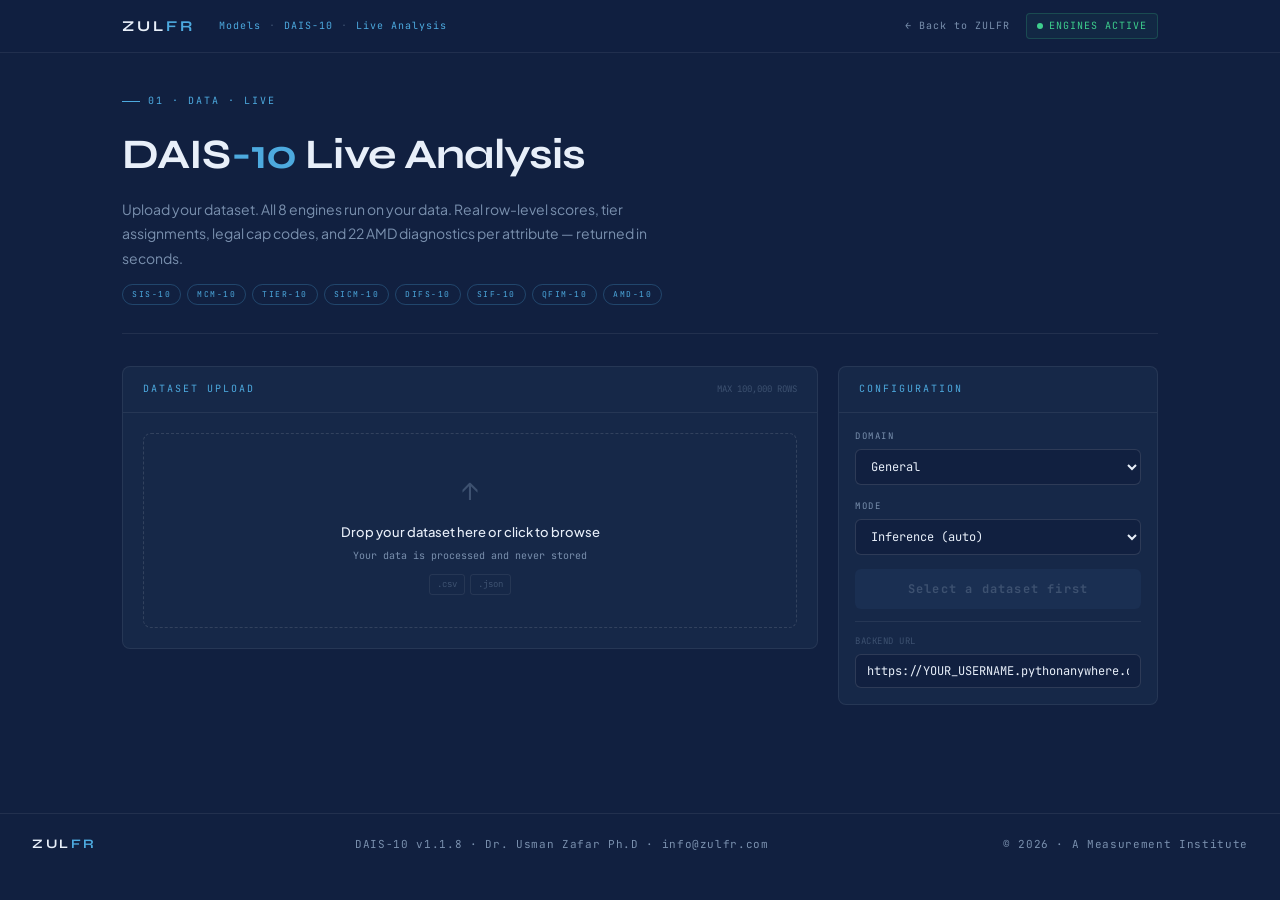
<file: app/app_index.html>
<!DOCTYPE html>
<html lang="en">
<head>
<meta charset="UTF-8">
<meta name="viewport" content="width=device-width, initial-scale=1">
<title>DAIS-10 · Live Analysis · ZULFR</title>
<meta name="description" content="DAIS-10 v1.1.8 — Semantic Data Governance. Upload your dataset and get real row-level scores, tier assignments, cap codes, and AMD diagnostics.">
<meta name="theme-color" content="#112040">
<link href="https://fonts.googleapis.com/css2?family=Plus+Jakarta+Sans:wght@300;400;500;600&family=Syne:wght@600;700&family=JetBrains+Mono:wght@400;500&display=swap" rel="stylesheet">
<style>
/* ── Design tokens — identical to zulfr.com ─────────────────────────────── */
:root{
  --bg:#112040;--bg-raised:#162848;--bg-float:#1A2F52;--bg-hover:#1f3660;
  --border:rgba(255,255,255,.07);--border-md:rgba(255,255,255,.12);
  --acc:#4DAADF;--acc-soft:rgba(77,170,223,.12);--acc-mid:rgba(77,170,223,.28);
  --green:#3ECF8E;--amber:#F5A623;--gold:#F0C040;--red:#FF6464;
  --white:#E8EFF9;--text:#C2CFDF;--muted:#7A90AE;--faint:#3D5170;
  --tab-h:52px;--radius:8px;
  --mono:'JetBrains Mono',monospace;
  --sans:'Plus Jakarta Sans',sans-serif;
  --head:'Syne',sans-serif;
}
*,*::before,*::after{margin:0;padding:0;box-sizing:border-box}
html{scroll-behavior:smooth}
body{font-family:var(--sans);background:var(--bg);color:var(--text);line-height:1.65;min-height:100vh;-webkit-font-smoothing:antialiased}

/* ── Topbar ─────────────────────────────────────────────────────────────── */
.topbar{background:rgba(17,32,64,.92);backdrop-filter:blur(16px);border-bottom:1px solid var(--border);position:sticky;top:0;z-index:100}
.topbar-inner{max-width:1100px;margin:0 auto;padding:0 32px;display:flex;align-items:center;height:var(--tab-h);gap:0}
.wordmark{font-family:var(--head);font-size:15px;font-weight:700;letter-spacing:.2em;color:var(--white);text-decoration:none;margin-right:24px}
.wordmark em{color:var(--acc);font-style:normal}
.topbar-crumb{font-family:var(--mono);font-size:10px;color:var(--faint);letter-spacing:.1em;display:flex;align-items:center;gap:8px}
.topbar-crumb span{color:var(--acc)}
.topbar-back{font-family:var(--mono);font-size:10px;color:var(--muted);text-decoration:none;letter-spacing:.1em;transition:color .15s;margin-left:auto}
.topbar-back:hover{color:var(--acc)}
.topbar-status{font-family:var(--mono);font-size:10px;color:var(--green);letter-spacing:.1em;margin-left:16px;display:flex;align-items:center;gap:6px;padding:4px 10px;border:1px solid rgba(62,207,142,.2);border-radius:4px;background:rgba(62,207,142,.05)}
.status-dot{width:6px;height:6px;border-radius:50%;background:var(--green);animation:pulse 2.5s infinite;flex-shrink:0}
@keyframes pulse{0%,100%{opacity:1;box-shadow:0 0 0 0 rgba(62,207,142,.4)}50%{opacity:.6;box-shadow:0 0 0 4px rgba(62,207,142,0)}}

/* ── Layout ─────────────────────────────────────────────────────────────── */
.wrap{max-width:1100px;margin:0 auto;padding:0 32px}
.page{padding:40px 0 80px}

/* ── Page header ────────────────────────────────────────────────────────── */
.page-head{margin-bottom:32px;padding-bottom:28px;border-bottom:1px solid var(--border)}
.page-eyebrow{font-family:var(--mono);font-size:10px;color:var(--acc);letter-spacing:.2em;text-transform:uppercase;margin-bottom:10px;display:flex;align-items:center;gap:8px}
.page-eyebrow::before{content:'';display:block;width:18px;height:1px;background:var(--acc)}
.page-title{font-family:var(--head);font-size:clamp(28px,3.5vw,42px);font-weight:700;color:var(--white);margin-bottom:8px;letter-spacing:-.02em}
.page-title em{color:var(--acc);font-style:normal}
.page-sub{font-size:14px;color:var(--muted);max-width:560px;line-height:1.75}
.engine-pills{display:flex;gap:6px;flex-wrap:wrap;margin-top:14px}
.epill{font-family:var(--mono);font-size:8px;letter-spacing:1.5px;color:var(--acc);border:1px solid var(--acc-mid);padding:3px 9px;border-radius:20px}

/* ── Upload zone ────────────────────────────────────────────────────────── */
.upload-section{display:grid;grid-template-columns:1fr 320px;gap:20px;margin-bottom:28px;align-items:start}
.upload-card{background:var(--bg-raised);border:1px solid var(--border);border-radius:var(--radius);overflow:hidden}
.upload-card-head{padding:14px 20px;border-bottom:1px solid var(--border);display:flex;align-items:center;justify-content:space-between}
.upload-card-title{font-family:var(--mono);font-size:10px;color:var(--acc);letter-spacing:.2em;text-transform:uppercase}
.upload-card-body{padding:20px}
.drop-zone{border:1px dashed var(--border-md);border-radius:var(--radius);padding:32px 20px;text-align:center;cursor:pointer;transition:all .2s}
.drop-zone:hover,.drop-zone.drag{border-color:var(--acc);background:var(--acc-soft)}
.drop-icon{font-size:28px;color:var(--faint);margin-bottom:10px}
.drop-txt{font-size:13px;color:var(--white);font-weight:500;margin-bottom:4px}
.drop-hint{font-family:var(--mono);font-size:10px;color:var(--muted)}
.fmt-pills{display:flex;gap:5px;justify-content:center;flex-wrap:wrap;margin-top:10px}
.fmt-pill{font-family:var(--mono);font-size:9px;color:var(--faint);border:1px solid var(--border);padding:2px 7px;border-radius:3px}
.file-info{display:none;margin-top:12px;padding:9px 14px;background:rgba(77,170,223,.08);border:1px solid var(--acc-mid);border-radius:6px;font-size:11px;font-family:var(--mono);color:var(--acc)}
.config-card{background:var(--bg-raised);border:1px solid var(--border);border-radius:var(--radius);overflow:hidden}
.config-body{padding:16px}
.cfg-row{margin-bottom:14px}
.cfg-label{display:block;font-family:var(--mono);font-size:9px;color:var(--muted);letter-spacing:1.5px;text-transform:uppercase;margin-bottom:5px}
.cfg-select,.cfg-input{width:100%;padding:8px 11px;background:var(--bg);border:1px solid var(--border-md);border-radius:6px;font-size:12px;font-family:var(--mono);color:var(--white);outline:none;transition:border-color .15s}
.cfg-select:focus,.cfg-input:focus{border-color:var(--acc)}
.cfg-select option{background:var(--bg-raised)}
.analyze-btn{width:100%;background:var(--acc);color:#112040;border:none;border-radius:6px;padding:12px;font-size:12px;font-weight:700;font-family:var(--mono);cursor:pointer;transition:all .15s;letter-spacing:.1em;display:flex;align-items:center;justify-content:center;gap:8px;margin-top:4px}
.analyze-btn:hover{background:#6EC0EC}
.analyze-btn:disabled{background:var(--bg-float);color:var(--faint);cursor:not-allowed}
.spinner{width:14px;height:14px;border:2px solid rgba(17,32,64,.3);border-top-color:#112040;border-radius:50%;display:none;animation:spin .7s linear infinite}
@keyframes spin{to{transform:rotate(360deg)}}
.backend-url-row{margin-top:12px;padding-top:12px;border-top:1px solid var(--border)}
.backend-note{font-family:var(--mono);font-size:9px;color:var(--faint);margin-bottom:5px;letter-spacing:.5px}

/* ── Error / Status banner ──────────────────────────────────────────────── */
.banner{display:none;padding:12px 16px;border-radius:6px;font-size:12px;font-family:var(--mono);margin-bottom:20px;line-height:1.6}
.banner.error{background:rgba(255,100,100,.08);border:1px solid rgba(255,100,100,.25);color:var(--red)}
.banner.info{background:var(--acc-soft);border:1px solid var(--acc-mid);color:var(--acc)}

/* ── Results dashboard ──────────────────────────────────────────────────── */
.dashboard{display:none}
.dash-head{display:flex;align-items:center;justify-content:space-between;margin-bottom:20px;flex-wrap:wrap;gap:12px}
.dash-title{font-family:var(--head);font-size:18px;font-weight:700;color:var(--white)}
.dash-meta{font-family:var(--mono);font-size:10px;color:var(--faint);letter-spacing:.05em}
.dash-actions{display:flex;gap:8px;flex-wrap:wrap}

/* KPI row */
.kpi-row{display:grid;grid-template-columns:repeat(6,1fr);gap:1px;background:var(--border);border:1px solid var(--border);border-radius:var(--radius);overflow:hidden;margin-bottom:20px}
.kpi{background:var(--bg-raised);padding:14px 12px;text-align:center}
.kpi-v{font-family:var(--head);font-size:22px;font-weight:700;display:block;margin-bottom:3px}
.kpi-l{font-family:var(--mono);font-size:8px;color:var(--faint);letter-spacing:1px;text-transform:uppercase}

/* Results tabs */
.rtabs{display:flex;gap:2px;margin-bottom:16px;flex-wrap:wrap}
.rtab{font-family:var(--mono);font-size:10px;letter-spacing:.1em;padding:7px 14px;border-radius:4px;border:1px solid var(--border);background:var(--bg-raised);color:var(--muted);cursor:pointer;transition:all .15s;text-transform:uppercase}
.rtab:hover{color:var(--white)}
.rtab.active{background:var(--acc-soft);border-color:var(--acc-mid);color:var(--acc)}
.rpanel{display:none}
.rpanel.active{display:block}

/* Table */
.results-table{width:100%;border-collapse:collapse;font-size:11px}
.results-table th{text-align:left;padding:7px 12px;background:var(--bg-float);color:var(--faint);font-family:var(--mono);font-size:8px;letter-spacing:1.5px;text-transform:uppercase;border-bottom:1px solid var(--border);font-weight:400}
.results-table td{padding:8px 12px;border-bottom:1px solid var(--border);color:var(--text);vertical-align:middle}
.results-table tr:last-child td{border-bottom:none}
.results-table tr:hover td{background:var(--bg-float)}
.tcard{background:var(--bg-raised);border:1px solid var(--border);border-radius:var(--radius);overflow:hidden;margin-bottom:16px}

/* Score bar */
.sbar{height:3px;background:var(--border);border-radius:2px;margin-top:3px;overflow:hidden}
.sfill{height:100%;border-radius:2px}

/* Tier badge */
.tier-e{background:rgba(255,100,100,.1);color:var(--red);border:1px solid rgba(255,100,100,.25);font-family:var(--mono);font-size:8px;padding:2px 6px;border-radius:3px;letter-spacing:.5px}
.tier-ec{background:rgba(245,166,35,.1);color:var(--amber);border:1px solid rgba(245,166,35,.25);font-family:var(--mono);font-size:8px;padding:2px 6px;border-radius:3px;letter-spacing:.5px}
.tier-c{background:var(--acc-soft);color:var(--acc);border:1px solid var(--acc-mid);font-family:var(--mono);font-size:8px;padding:2px 6px;border-radius:3px;letter-spacing:.5px}
.tier-n{background:var(--bg-float);color:var(--faint);border:1px solid var(--border);font-family:var(--mono);font-size:8px;padding:2px 6px;border-radius:3px;letter-spacing:.5px}
.status-prime{color:var(--green);font-weight:600}
.status-good{color:var(--green)}
.status-fair{color:var(--amber)}
.status-weak{color:var(--amber)}
.status-fail{color:var(--red);font-weight:600}
.status-failure{color:var(--red);font-weight:600}

/* Cap events */
.cap-item{background:var(--bg-raised);border:1px solid var(--border);border-left:3px solid var(--red);border-radius:0 var(--radius) var(--radius) 0;padding:12px 16px;margin-bottom:10px}
.cap-code{font-family:var(--mono);font-size:10px;color:var(--red);font-weight:700;margin-bottom:4px}
.cap-ref{font-size:11px;color:var(--muted);margin-bottom:3px}
.cap-rem{font-size:11px;color:var(--text)}

/* AMD */
.amd-item{background:var(--bg-raised);border:1px solid var(--border);border-radius:var(--radius);padding:14px 16px;margin-bottom:10px}
.amd-head{display:flex;align-items:center;justify-content:space-between;margin-bottom:8px}
.amd-attr{font-family:var(--mono);font-size:11px;color:var(--white);font-weight:500}
.amd-stats{display:flex;gap:8px}
.amd-stat{font-family:var(--mono);font-size:9px;padding:2px 7px;border-radius:3px}
.amd-pass{background:rgba(62,207,142,.1);color:var(--green);border:1px solid rgba(62,207,142,.2)}
.amd-warn{background:rgba(245,166,35,.1);color:var(--amber);border:1px solid rgba(245,166,35,.2)}
.amd-fail{background:rgba(255,100,100,.1);color:var(--red);border:1px solid rgba(255,100,100,.2)}
.amd-overall{font-family:var(--mono);font-size:9px;color:var(--faint);letter-spacing:.5px}

/* Buttons */
.btn{display:inline-flex;align-items:center;gap:6px;padding:8px 16px;border-radius:6px;font-family:var(--sans);font-size:12px;font-weight:500;cursor:pointer;border:none;text-decoration:none;transition:all .15s}
.btn-primary{background:var(--acc);color:#112040}.btn-primary:hover{background:#6EC0EC}
.btn-ghost{background:transparent;border:1px solid var(--border-md);color:var(--text)}.btn-ghost:hover{background:var(--bg-hover);color:var(--white)}
.btn-gold{background:transparent;border:1px solid rgba(240,192,64,.4);color:var(--gold)}.btn-gold:hover{background:rgba(240,192,64,.08)}

/* Footer */
.footer{border-top:1px solid var(--border);padding:20px 32px;display:flex;align-items:center;justify-content:space-between;flex-wrap:wrap;gap:12px}
.footer-note{font-size:11px;color:var(--muted);font-family:var(--mono);letter-spacing:.06em}

@media(max-width:860px){.upload-section{grid-template-columns:1fr}.kpi-row{grid-template-columns:repeat(3,1fr)}}
@media(max-width:540px){.kpi-row{grid-template-columns:repeat(2,1fr)}}
</style>
</head>
<body>

<!-- ── Topbar ──────────────────────────────────────────────────────────────── -->
<header class="topbar">
  <div class="topbar-inner">
    <a href="/" class="wordmark">ZUL<em>FR</em></a>
    <div class="topbar-crumb">
      <span>Models</span> · <span>DAIS-10</span> · <span>Live Analysis</span>
    </div>
    <a href="/" class="topbar-back">← Back to ZULFR</a>
    <div class="topbar-status"><span class="status-dot"></span>ENGINES ACTIVE</div>
  </div>
</header>

<main class="page">
<div class="wrap">

  <!-- ── Page header ──────────────────────────────────────────────────────── -->
  <div class="page-head">
    <div class="page-eyebrow">01 · DATA · LIVE</div>
    <h1 class="page-title">DAIS<em>-10</em> Live Analysis</h1>
    <p class="page-sub">Upload your dataset. All 8 engines run on your data. Real row-level scores, tier assignments, legal cap codes, and 22 AMD diagnostics per attribute — returned in seconds.</p>
    <div class="engine-pills">
      <span class="epill">SIS-10</span><span class="epill">MCM-10</span><span class="epill">TIER-10</span>
      <span class="epill">SICM-10</span><span class="epill">DIFS-10</span><span class="epill">SIF-10</span>
      <span class="epill">QFIM-10</span><span class="epill">AMD-10</span>
    </div>
  </div>

  <!-- ── Upload + config ──────────────────────────────────────────────────── -->
  <div class="upload-section">

    <div class="upload-card">
      <div class="upload-card-head">
        <span class="upload-card-title">Dataset Upload</span>
        <span style="font-family:var(--mono);font-size:9px;color:var(--faint)">MAX 100,000 ROWS</span>
      </div>
      <div class="upload-card-body">
        <div class="drop-zone" id="drop-zone" onclick="document.getElementById('file-input').click()">
          <div class="drop-icon">↑</div>
          <div class="drop-txt">Drop your dataset here or click to browse</div>
          <div class="drop-hint">Your data is processed and never stored</div>
          <div class="fmt-pills">
            <span class="fmt-pill">.csv</span>
            <span class="fmt-pill">.json</span>
          </div>
        </div>
        <input type="file" id="file-input" accept=".csv,.json" style="display:none" onchange="handleFile(this)">
        <div class="file-info" id="file-info"></div>
      </div>
    </div>

    <div class="config-card">
      <div class="upload-card-head">
        <span class="upload-card-title">Configuration</span>
      </div>
      <div class="config-body">
        <div class="cfg-row">
          <label class="cfg-label">Domain</label>
          <select class="cfg-select" id="cfg-domain">
            <option value="general">General</option>
            <option value="healthcare">Healthcare</option>
            <option value="finance">Finance</option>
            <option value="retail">Retail</option>
            <option value="ecommerce">E-commerce</option>
            <option value="manufacturing">Manufacturing</option>
            <option value="analytics">Analytics</option>
            <option value="ml">ML / AI</option>
          </select>
        </div>
        <div class="cfg-row">
          <label class="cfg-label">Mode</label>
          <select class="cfg-select" id="cfg-mode">
            <option value="inference">Inference (auto)</option>
          </select>
        </div>
        <button class="analyze-btn" id="analyze-btn" disabled onclick="runAnalysis()">
          <div class="spinner" id="spinner"></div>
          <span id="btn-txt">Select a dataset first</span>
        </button>
        <div class="backend-url-row">
          <div class="backend-note">BACKEND URL</div>
          <input class="cfg-input" id="backend-url" type="text"
            value="https://YOUR_USERNAME.pythonanywhere.com"
            placeholder="https://YOUR_USERNAME.pythonanywhere.com">
        </div>
      </div>
    </div>

  </div>

  <!-- ── Error/Info banner ─────────────────────────────────────────────────── -->
  <div class="banner" id="banner"></div>

  <!-- ── Results dashboard ────────────────────────────────────────────────── -->
  <div class="dashboard" id="dashboard">

    <div class="dash-head">
      <div>
        <div class="dash-title" id="dash-title">Analysis Results</div>
        <div class="dash-meta" id="dash-meta"></div>
      </div>
      <div class="dash-actions">
        <button class="btn btn-primary" onclick="exportResults()">↓ Full Results JSON</button>
        <button class="btn btn-ghost" onclick="exportSchema()">↓ Schema YAML</button>
        <button class="btn btn-gold" onclick="window.location='/#contact'">Request PDF Report</button>
      </div>
    </div>

    <!-- KPIs -->
    <div class="kpi-row">
      <div class="kpi"><span class="kpi-v" id="kpi-rows" style="color:var(--white)">—</span><span class="kpi-l">Total Rows</span></div>
      <div class="kpi"><span class="kpi-v" id="kpi-cols" style="color:var(--white)">—</span><span class="kpi-l">Columns</span></div>
      <div class="kpi"><span class="kpi-v" id="kpi-avg" style="color:var(--acc)">—</span><span class="kpi-l">Avg Score</span></div>
      <div class="kpi"><span class="kpi-v" id="kpi-prime" style="color:var(--green)">—</span><span class="kpi-l">Prime Rows</span></div>
      <div class="kpi"><span class="kpi-v" id="kpi-fail" style="color:var(--red)">—</span><span class="kpi-l">Failures</span></div>
      <div class="kpi"><span class="kpi-v" id="kpi-risk" style="color:var(--amber)">—</span><span class="kpi-l">Risk Level</span></div>
    </div>

    <!-- Result tabs -->
    <div class="rtabs">
      <button class="rtab active" onclick="switchRTab('columns',this)">Column Schema</button>
      <button class="rtab" onclick="switchRTab('best',this)">Best Rows</button>
      <button class="rtab" onclick="switchRTab('worst',this)">Worst Rows</button>
      <button class="rtab" onclick="switchRTab('caps',this)">Cap Events</button>
      <button class="rtab" onclick="switchRTab('amd',this)">AMD Diagnostics</button>
    </div>

    <!-- Column schema panel -->
    <div class="rpanel active tcard" id="rpanel-columns">
      <table class="results-table" id="col-table">
        <thead><tr>
          <th>Column</th><th>Tier</th><th>Role</th>
          <th>Importance</th><th>SIF Weight</th>
          <th>Governance</th><th>AMD Status</th><th>QFIM</th>
        </tr></thead>
        <tbody id="col-tbody"></tbody>
      </table>
    </div>

    <!-- Best rows panel -->
    <div class="rpanel tcard" id="rpanel-best">
      <table class="results-table">
        <thead><tr><th>Row</th><th>Score</th><th>Status</th><th>Governance</th><th>Top Contributor</th></tr></thead>
        <tbody id="best-tbody"></tbody>
      </table>
    </div>

    <!-- Worst rows panel -->
    <div class="rpanel tcard" id="rpanel-worst">
      <table class="results-table">
        <thead><tr><th>Row</th><th>Score</th><th>Status</th><th>Governance</th><th>Top Contributor</th></tr></thead>
        <tbody id="worst-tbody"></tbody>
      </table>
    </div>

    <!-- Cap events panel -->
    <div class="rpanel" id="rpanel-caps">
      <div id="cap-list"></div>
    </div>

    <!-- AMD diagnostics panel -->
    <div class="rpanel" id="rpanel-amd">
      <div id="amd-list"></div>
    </div>

  </div><!-- end dashboard -->

</div>
</main>

<footer class="footer">
  <a href="/" class="wordmark" style="font-size:13px">ZUL<em>FR</em></a>
  <span class="footer-note">DAIS-10 v1.1.8 · Dr. Usman Zafar Ph.D · info@zulfr.com</span>
  <span class="footer-note">© 2026 · A Measurement Institute</span>
</footer>

<script>
/* ── State ────────────────────────────────────────────────────────────────── */
var selectedFile = null;
var lastResults  = null;

/* ── File handling ────────────────────────────────────────────────────────── */
function handleFile(input) {
  if (!input.files.length) return;
  selectedFile = input.files[0];
  var fi = document.getElementById('file-info');
  fi.style.display = 'block';
  fi.textContent = selectedFile.name + ' · ' + (selectedFile.size / 1024).toFixed(1) + ' KB';
  document.getElementById('analyze-btn').disabled = false;
  document.getElementById('btn-txt').textContent = 'Run DAIS-10 Analysis';
  hideBanner();
}

var dz = document.getElementById('drop-zone');
dz.addEventListener('dragover',  function(e){ e.preventDefault(); dz.classList.add('drag'); });
dz.addEventListener('dragleave', function(){  dz.classList.remove('drag'); });
dz.addEventListener('drop', function(e){
  e.preventDefault(); dz.classList.remove('drag');
  var f = e.dataTransfer.files[0];
  if (f) { document.getElementById('file-input').files = e.dataTransfer.files; handleFile(document.getElementById('file-input')); }
});

/* ── Run analysis ─────────────────────────────────────────────────────────── */
function runAnalysis() {
  if (!selectedFile) return;

  var backendUrl = document.getElementById('backend-url').value.trim().replace(/\/$/, '');
  if (!backendUrl || backendUrl.includes('YOUR_USERNAME')) {
    showBanner('error', 'Please set your PythonAnywhere backend URL above before running analysis.');
    return;
  }

  var btn = document.getElementById('analyze-btn');
  var sp  = document.getElementById('spinner');
  var txt = document.getElementById('btn-txt');
  btn.disabled = true;
  sp.style.display = 'block';
  txt.textContent = 'Running 8 engines…';
  hideBanner();
  document.getElementById('dashboard').style.display = 'none';

  var form = new FormData();
  form.append('file',   selectedFile);
  form.append('domain', document.getElementById('cfg-domain').value);
  form.append('mode',   document.getElementById('cfg-mode').value);

  fetch(backendUrl + '/analyze', { method: 'POST', body: form })
    .then(function(r) { return r.json(); })
    .then(function(data) {
      sp.style.display = 'none';
      btn.disabled = false;
      txt.textContent = 'Run DAIS-10 Analysis';
      if (data.error) {
        showBanner('error', 'Engine error: ' + data.error);
      } else {
        lastResults = data;
        renderDashboard(data);
      }
    })
    .catch(function(err) {
      sp.style.display = 'none';
      btn.disabled = false;
      txt.textContent = 'Run DAIS-10 Analysis';
      showBanner('error', 'Cannot reach backend. Check the URL and make sure PythonAnywhere is running. Error: ' + err.message);
    });
}

/* ── Render dashboard ─────────────────────────────────────────────────────── */
function renderDashboard(d) {
  document.getElementById('dashboard').style.display = 'block';
  document.getElementById('dash-title').textContent  = d.filename + ' · DAIS-10 v1.1.8';
  document.getElementById('dash-meta').textContent   = d.domain.toUpperCase() + ' · ' + new Date().toLocaleString();

  // KPIs
  document.getElementById('kpi-rows').textContent  = d.total_rows.toLocaleString();
  document.getElementById('kpi-cols').textContent  = d.total_columns;
  document.getElementById('kpi-avg').textContent   = d.average_score.toFixed(1);
  document.getElementById('kpi-prime').textContent = d.prime_count.toLocaleString();
  document.getElementById('kpi-fail').textContent  = d.fail_count.toLocaleString();
  document.getElementById('kpi-risk').textContent  = d.risk_level || '—';

  // Column table
  var tb = document.getElementById('col-tbody');
  tb.innerHTML = '';
  Object.entries(d.columns).forEach(function(e) {
    var col = e[0], c = e[1];
    var tierClass = {'E':'tier-e','EC':'tier-ec','C':'tier-c','CN':'tier-n','N':'tier-n'}[c.tier] || 'tier-n';
    var sc = c.importance;
    var barColor = sc >= 80 ? 'var(--green)' : sc >= 60 ? 'var(--acc)' : sc >= 40 ? 'var(--amber)' : 'var(--red)';
    var amdSt = c.amd ? c.amd.overall_status : '—';
    var amdCl = amdSt === 'VALID' ? 'color:var(--green)' : amdSt === 'NEEDS_REVIEW' ? 'color:var(--amber)' : 'color:var(--red)';
    var qfim  = c.qfim ? c.qfim.category : '—';
    tb.innerHTML += '<tr>' +
      '<td style="color:var(--white);font-family:var(--mono);font-size:10px">' + col + '</td>' +
      '<td><span class="' + tierClass + '">' + c.tier + '</span></td>' +
      '<td style="font-family:var(--mono);font-size:9px;color:var(--muted)">' + (c.role || '—') + '</td>' +
      '<td><span style="font-family:var(--mono);font-size:10px;color:' + barColor + '">' + sc.toFixed(1) + '</span>' +
        '<div class="sbar"><div class="sfill" style="width:' + sc + '%;background:' + barColor + '"></div></div></td>' +
      '<td style="font-family:var(--mono);font-size:9px;color:var(--faint)">' + (c.sif_weight || '—') + '</td>' +
      '<td style="font-family:var(--mono);font-size:9px;color:var(--muted)">' + (c.governance || '—') + '</td>' +
      '<td style="font-family:var(--mono);font-size:9px;' + amdCl + '">' + amdSt + '</td>' +
      '<td style="font-size:10px;color:var(--muted)">' + qfim + '</td>' +
    '</tr>';
  });

  // Best / worst rows
  renderRowTable('best-tbody',  d.best_rows  || []);
  renderRowTable('worst-tbody', d.worst_rows || []);

  // Cap events
  var cl = document.getElementById('cap-list');
  cl.innerHTML = '';
  if (!d.cap_events || !d.cap_events.length) {
    cl.innerHTML = '<div style="padding:20px;font-family:var(--mono);font-size:11px;color:var(--green)">✓ No cap events — all E-tier fields present</div>';
  } else {
    d.cap_events.forEach(function(c) {
      cl.innerHTML += '<div class="cap-item">' +
        '<div class="cap-code">Row ' + c.row + ' · ' + c.column + ' · ' + (c.cap_reason || '') + '</div>' +
        '<div class="cap-ref">' + (c.legal_ref || '') + (c.framework ? ' · ' + c.framework : '') + '</div>' +
        '<div class="cap-rem">' + (c.remediation || 'Remediate missing E-tier field before pipeline entry') + '</div>' +
      '</div>';
    });
  }

  // AMD
  var al = document.getElementById('amd-list');
  al.innerHTML = '';
  Object.entries(d.columns).forEach(function(e) {
    var col = e[0], c = e[1];
    if (!c.amd) return;
    var a = c.amd;
    al.innerHTML += '<div class="amd-item">' +
      '<div class="amd-head">' +
        '<span class="amd-attr">' + col + '</span>' +
        '<div class="amd-stats">' +
          '<span class="amd-stat amd-pass">' + a.passed + ' PASS</span>' +
          '<span class="amd-stat amd-warn">' + a.warnings + ' WARN</span>' +
          '<span class="amd-stat amd-fail">' + a.failed + ' FAIL</span>' +
        '</div>' +
      '</div>' +
      '<div class="amd-overall">' + a.tests_run + ' tests · ' + a.overall_status + '</div>' +
    '</div>';
  });

  document.getElementById('dashboard').scrollIntoView({ behavior: 'smooth', block: 'start' });
}

function renderRowTable(tbodyId, rows) {
  var tb = document.getElementById(tbodyId);
  tb.innerHTML = '';
  rows.forEach(function(r) {
    var sc  = r.row_score || 0;
    var stl = r.status ? 'status-' + r.status.toLowerCase() : '';
    var bar = sc >= 80 ? 'var(--green)' : sc >= 60 ? 'var(--acc)' : sc >= 40 ? 'var(--amber)' : 'var(--red)';
    var top = (r.top_contributors && r.top_contributors[0]) ? r.top_contributors[0].column : '—';
    tb.innerHTML += '<tr>' +
      '<td style="font-family:var(--mono);font-size:10px;color:var(--faint)">' + r.row_id + '</td>' +
      '<td><span style="font-family:var(--mono);font-size:11px;color:' + bar + '">' + sc.toFixed(1) + '</span>' +
        '<div class="sbar"><div class="sfill" style="width:' + sc + '%;background:' + bar + '"></div></div></td>' +
      '<td><span class="' + stl + '" style="font-family:var(--mono);font-size:9px">' + (r.status || '—') + '</span></td>' +
      '<td style="font-family:var(--mono);font-size:9px;color:var(--muted)">' + (r.governance || '—') + '</td>' +
      '<td style="font-family:var(--mono);font-size:9px;color:var(--faint)">' + top + '</td>' +
    '</tr>';
  });
}

/* ── Tab switching ────────────────────────────────────────────────────────── */
function switchRTab(id, btn) {
  document.querySelectorAll('.rtab').forEach(function(b) { b.classList.remove('active'); });
  document.querySelectorAll('.rpanel').forEach(function(p) { p.classList.remove('active'); });
  btn.classList.add('active');
  document.getElementById('rpanel-' + id).classList.add('active');
}

/* ── Exports ──────────────────────────────────────────────────────────────── */
function exportResults() {
  if (!lastResults) return;
  var a = document.createElement('a');
  a.href = URL.createObjectURL(new Blob([JSON.stringify(lastResults, null, 2)], { type: 'application/json' }));
  a.download = 'dais10_results_' + new Date().toISOString().split('T')[0] + '.json';
  a.click();
}

function exportSchema() {
  if (!lastResults) return;
  var y = '# DAIS-10 v1.1.8 Schema Export\n# Generated: ' + new Date().toISOString() + '\n# Domain: ' + lastResults.domain + '\ncolumns:\n';
  Object.entries(lastResults.columns).forEach(function(e) {
    var col = e[0], c = e[1];
    y += '  ' + col + ':\n    tier: ' + c.tier + '\n    role: ' + (c.role || 'UNKNOWN') + '\n    importance: ' + c.importance.toFixed(2) + '\n    governance: ' + (c.governance || 'INFO') + '\n';
  });
  var a = document.createElement('a');
  a.href = URL.createObjectURL(new Blob([y], { type: 'text/yaml' }));
  a.download = 'dais10_schema_' + new Date().toISOString().split('T')[0] + '.yaml';
  a.click();
}

/* ── Banner ───────────────────────────────────────────────────────────────── */
function showBanner(type, msg) {
  var b = document.getElementById('banner');
  b.className = 'banner ' + type;
  b.textContent = msg;
  b.style.display = 'block';
}
function hideBanner() {
  document.getElementById('banner').style.display = 'none';
}
</script>
</body>
</html>
</file>
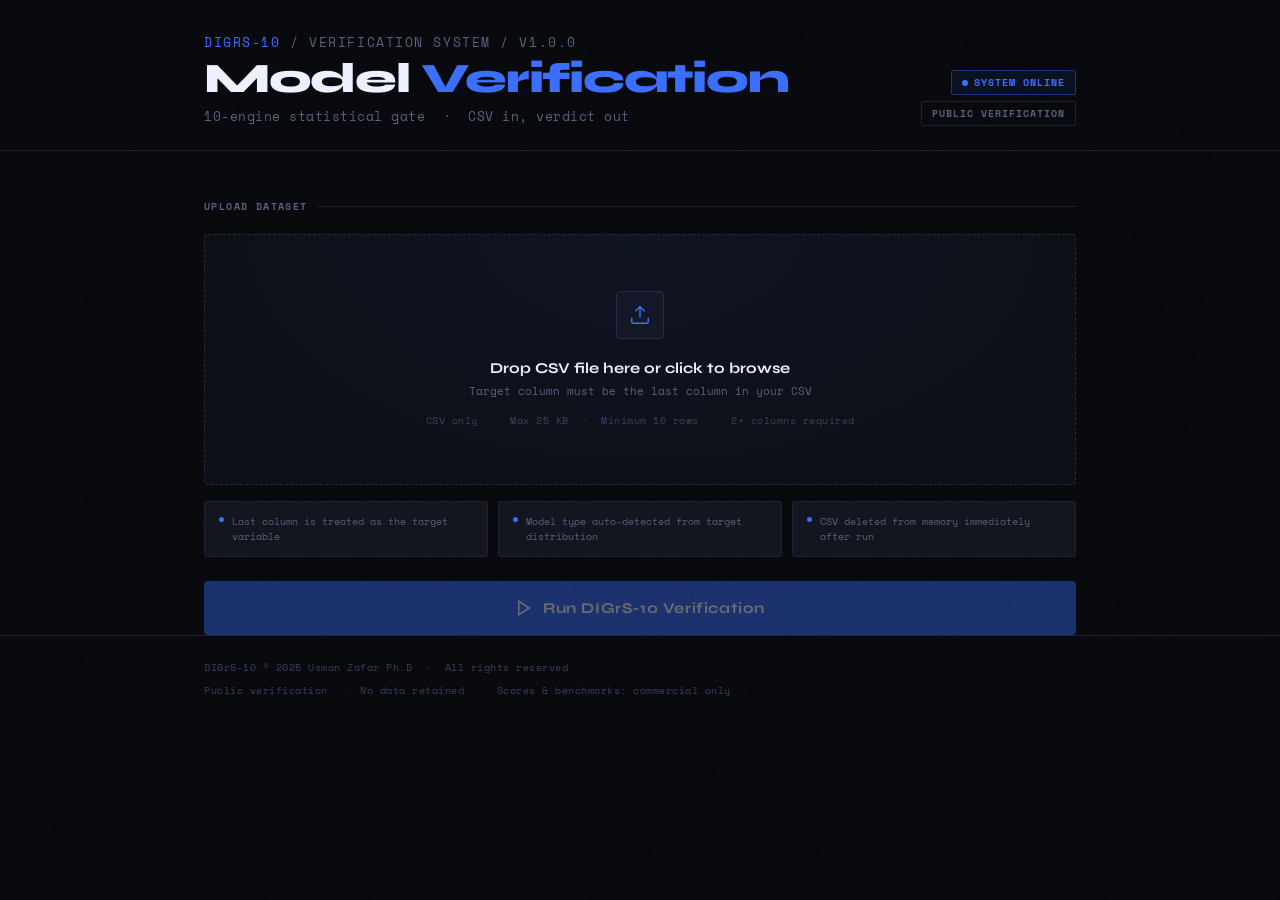
<file: app/digrs10_index.html>
<!DOCTYPE html>
<html lang="en">
<head>
<meta charset="UTF-8"/>
<meta name="viewport" content="width=device-width, initial-scale=1.0"/>
<title>DIGrS-10 — Model Verification</title>
<link rel="preconnect" href="https://fonts.googleapis.com"/>
<link href="https://fonts.googleapis.com/css2?family=Space+Mono:wght@400;700&family=Syne:wght@400;600;700;800&display=swap" rel="stylesheet"/>
<style>
  /* ── Variables ─────────────────────────────────────────────── */
  :root {
    --bg:        #08090d;
    --bg2:       #0e1018;
    --bg3:       #13151f;
    --border:    #1e2235;
    --border2:   #252a40;
    --blue:      #3b6fff;
    --blue-dim:  #1a3580;
    --green:     #00e87a;
    --green-dim: #003d20;
    --red:       #ff3b5c;
    --red-dim:   #3d0012;
    --amber:     #ffb020;
    --amber-dim: #3d2800;
    --muted:     #3a4060;
    --sub:       #5a6080;
    --text:      #c8d0f0;
    --text2:     #7880a8;
    --white:     #edf0ff;
    --mono:      'Space Mono', monospace;
    --sans:      'Syne', sans-serif;
  }

  *, *::before, *::after { box-sizing: border-box; margin: 0; padding: 0; }

  body {
    background: var(--bg);
    color: var(--text);
    font-family: var(--sans);
    min-height: 100vh;
    overflow-x: hidden;
  }

  /* ── Grain overlay ─────────────────────────────────────────── */
  body::before {
    content: '';
    position: fixed; inset: 0;
    background-image: url("data:image/svg+xml,%3Csvg viewBox='0 0 256 256' xmlns='http://www.w3.org/2000/svg'%3E%3Cfilter id='noise'%3E%3CfeTurbulence type='fractalNoise' baseFrequency='0.9' numOctaves='4' stitchTiles='stitch'/%3E%3C/filter%3E%3Crect width='100%25' height='100%25' filter='url(%23noise)' opacity='0.04'/%3E%3C/svg%3E");
    pointer-events: none; z-index: 0; opacity: 0.4;
  }

  /* ── Layout ────────────────────────────────────────────────── */
  .wrap { max-width: 920px; margin: 0 auto; padding: 0 24px; position: relative; z-index: 1; }

  /* ── Header ────────────────────────────────────────────────── */
  header {
    border-bottom: 1px solid var(--border);
    padding: 32px 0 24px;
  }
  .header-inner {
    display: flex; align-items: flex-end; justify-content: space-between;
    flex-wrap: wrap; gap: 16px;
  }
  .logo {
    font-family: var(--mono);
    font-size: 13px;
    color: var(--blue);
    letter-spacing: 0.12em;
    text-transform: uppercase;
    margin-bottom: 6px;
  }
  .logo span { color: var(--sub); }
  h1 {
    font-family: var(--sans);
    font-size: clamp(28px, 5vw, 42px);
    font-weight: 800;
    color: var(--white);
    letter-spacing: -0.03em;
    line-height: 1;
  }
  h1 em { color: var(--blue); font-style: normal; }
  .tagline {
    font-size: 13px;
    color: var(--sub);
    margin-top: 6px;
    font-family: var(--mono);
    letter-spacing: 0.04em;
  }
  .header-badge {
    display: flex; flex-direction: column; align-items: flex-end; gap: 6px;
  }
  .pill {
    display: inline-flex; align-items: center; gap: 6px;
    font-family: var(--mono); font-size: 10px; font-weight: 700;
    letter-spacing: 0.1em; text-transform: uppercase;
    padding: 4px 10px; border-radius: 2px;
    border: 1px solid;
  }
  .pill-blue  { color: var(--blue);  border-color: var(--blue-dim);  background: rgba(59,111,255,0.07); }
  .pill-muted { color: var(--sub);   border-color: var(--border);    background: transparent; }
  .dot { width: 6px; height: 6px; border-radius: 50%; background: currentColor;
         animation: pulse 2s ease-in-out infinite; }
  @keyframes pulse { 0%,100%{opacity:1} 50%{opacity:0.3} }

  /* ── Upload zone ───────────────────────────────────────────── */
  .upload-section { padding: 48px 0 0; }
  .section-label {
    font-family: var(--mono); font-size: 10px; font-weight: 700;
    letter-spacing: 0.14em; text-transform: uppercase;
    color: var(--sub); margin-bottom: 20px;
    display: flex; align-items: center; gap: 10px;
  }
  .section-label::after {
    content: ''; flex: 1; height: 1px; background: var(--border);
  }

  .drop-zone {
    border: 1px dashed var(--border2);
    border-radius: 4px;
    background: var(--bg2);
    padding: 56px 32px;
    text-align: center;
    cursor: pointer;
    transition: border-color 0.2s, background 0.2s;
    position: relative;
    overflow: hidden;
  }
  .drop-zone::before {
    content: '';
    position: absolute; inset: 0;
    background: radial-gradient(ellipse at 50% 0%, rgba(59,111,255,0.05) 0%, transparent 70%);
    pointer-events: none;
  }
  .drop-zone:hover, .drop-zone.drag-over {
    border-color: var(--blue);
    background: rgba(59,111,255,0.04);
  }
  .drop-zone input[type=file] {
    position: absolute; inset: 0; opacity: 0; cursor: pointer; width: 100%; height: 100%;
  }
  .drop-icon {
    width: 48px; height: 48px; margin: 0 auto 20px;
    border: 1px solid var(--border2); border-radius: 4px;
    display: flex; align-items: center; justify-content: center;
    background: var(--bg3);
  }
  .drop-icon svg { width: 22px; height: 22px; stroke: var(--blue); fill: none; stroke-width: 1.5; }
  .drop-title {
    font-size: 15px; font-weight: 700; color: var(--white); margin-bottom: 6px;
  }
  .drop-sub {
    font-family: var(--mono); font-size: 11px; color: var(--sub);
  }
  .drop-constraint {
    font-family: var(--mono); font-size: 10px; color: var(--muted);
    margin-top: 14px; letter-spacing: 0.05em;
  }

  /* ── File selected state ───────────────────────────────────── */
  .file-selected {
    display: none;
    background: var(--bg2); border: 1px solid var(--border2);
    border-radius: 4px; padding: 20px 24px;
    align-items: center; justify-content: space-between; gap: 16px;
  }
  .file-info { display: flex; align-items: center; gap: 14px; }
  .file-icon {
    width: 36px; height: 36px; border-radius: 3px;
    background: rgba(59,111,255,0.1); border: 1px solid var(--blue-dim);
    display: flex; align-items: center; justify-content: center;
    flex-shrink: 0;
  }
  .file-icon svg { width: 16px; height: 16px; stroke: var(--blue); fill:none; stroke-width:2; }
  .file-name { font-family: var(--mono); font-size: 12px; color: var(--white); font-weight: 700; }
  .file-size { font-family: var(--mono); font-size: 10px; color: var(--sub); margin-top: 2px; }
  .btn-clear {
    background: none; border: 1px solid var(--border2); color: var(--sub);
    font-family: var(--mono); font-size: 10px; font-weight: 700; letter-spacing: 0.08em;
    padding: 6px 12px; border-radius: 3px; cursor: pointer;
    text-transform: uppercase; transition: border-color 0.2s, color 0.2s; flex-shrink:0;
  }
  .btn-clear:hover { border-color: var(--red); color: var(--red); }

  /* ── Rules ─────────────────────────────────────────────────── */
  .rules {
    display: grid; grid-template-columns: repeat(3, 1fr); gap: 10px;
    margin-top: 16px;
  }
  .rule {
    background: var(--bg3); border: 1px solid var(--border);
    border-radius: 3px; padding: 12px 14px;
    font-family: var(--mono); font-size: 10px; color: var(--sub);
    display: flex; align-items: flex-start; gap: 8px;
  }
  .rule-dot { width: 5px; height: 5px; border-radius: 50%; background: var(--blue); flex-shrink:0; margin-top: 3px; }

  /* ── Run button ────────────────────────────────────────────── */
  .run-wrap { margin-top: 24px; }
  #btn-run {
    width: 100%; padding: 18px 24px;
    background: var(--blue); color: #fff;
    border: none; border-radius: 4px; cursor: pointer;
    font-family: var(--sans); font-size: 15px; font-weight: 700;
    letter-spacing: 0.04em; transition: background 0.2s, opacity 0.2s;
    display: flex; align-items: center; justify-content: center; gap: 10px;
  }
  #btn-run:hover:not(:disabled) { background: #2a5aee; }
  #btn-run:disabled { opacity: 0.4; cursor: not-allowed; }
  #btn-run svg { width: 18px; height: 18px; stroke: currentColor; fill:none; stroke-width:2; }

  /* ── Progress log ──────────────────────────────────────────── */
  .log-box {
    display: none;
    background: var(--bg); border: 1px solid var(--border);
    border-radius: 4px; padding: 20px 24px; margin-top: 32px;
    font-family: var(--mono); font-size: 11px; color: var(--sub);
    line-height: 2; max-height: 200px; overflow-y: auto;
  }
  .log-line { display: flex; gap: 12px; }
  .log-line .ts { color: var(--muted); flex-shrink: 0; }
  .log-line .msg { color: var(--sub); }
  .log-line.active .msg { color: var(--blue); }
  .cursor { display: inline-block; animation: blink 0.8s infinite; }
  @keyframes blink { 0%,100%{opacity:1} 50%{opacity:0} }

  /* ── Results ───────────────────────────────────────────────── */
  .results-section { display: none; padding: 48px 0 80px; }

  .verdict-bar {
    border-radius: 4px; padding: 28px 32px;
    display: flex; align-items: center; justify-content: space-between;
    flex-wrap: wrap; gap: 16px; margin-bottom: 32px;
    position: relative; overflow: hidden;
  }
  .verdict-bar::before {
    content: ''; position: absolute; inset: 0;
    background: linear-gradient(135deg, transparent 60%, rgba(255,255,255,0.02));
    pointer-events: none;
  }
  .verdict-certify { background: var(--green-dim); border: 1px solid rgba(0,232,122,0.25); }
  .verdict-reject  { background: var(--red-dim);   border: 1px solid rgba(255,59,92,0.25); }

  .verdict-left { display: flex; align-items: center; gap: 20px; }
  .verdict-icon {
    width: 56px; height: 56px; border-radius: 4px;
    display: flex; align-items: center; justify-content: center;
    font-size: 24px; flex-shrink: 0;
  }
  .verdict-icon-certify { background: rgba(0,232,122,0.12); border: 1px solid rgba(0,232,122,0.3); }
  .verdict-icon-reject  { background: rgba(255,59,92,0.12);  border: 1px solid rgba(255,59,92,0.3); }
  .verdict-label {
    font-family: var(--mono); font-size: 10px; font-weight: 700;
    letter-spacing: 0.14em; text-transform: uppercase; margin-bottom: 4px;
  }
  .verdict-label-certify { color: rgba(0,232,122,0.7); }
  .verdict-label-reject  { color: rgba(255,59,92,0.7); }
  .verdict-word {
    font-family: var(--sans); font-size: 32px; font-weight: 800;
    letter-spacing: -0.02em; line-height: 1;
  }
  .verdict-word-certify { color: var(--green); }
  .verdict-word-reject  { color: var(--red); }
  .verdict-meta {
    text-align: right;
    font-family: var(--mono); font-size: 11px; color: var(--sub);
    line-height: 1.8;
  }
  .verdict-meta strong { color: var(--text2); }

  /* ── Engine grid ───────────────────────────────────────────── */
  .engines-grid {
    display: grid; grid-template-columns: 1fr 1fr; gap: 8px;
  }
  @media(max-width:600px) { .engines-grid { grid-template-columns: 1fr; } }

  .engine-card {
    background: var(--bg2); border: 1px solid var(--border);
    border-radius: 4px; padding: 16px 20px;
    display: flex; align-items: center; justify-content: space-between; gap: 12px;
    animation: fadeUp 0.4s ease both;
  }
  @keyframes fadeUp {
    from { opacity:0; transform: translateY(10px); }
    to   { opacity:1; transform: translateY(0); }
  }
  .engine-card.pass { border-left: 3px solid var(--green); }
  .engine-card.fail { border-left: 3px solid var(--red); }
  .engine-card.na   { border-left: 3px solid var(--muted); opacity: 0.6; }

  .engine-id {
    font-family: var(--mono); font-size: 11px; font-weight: 700;
    color: var(--blue); letter-spacing: 0.06em; margin-bottom: 3px;
  }
  .engine-name {
    font-size: 12px; font-weight: 600; color: var(--text); line-height: 1.3;
  }

  .status-badge {
    font-family: var(--mono); font-size: 11px; font-weight: 700;
    letter-spacing: 0.1em; padding: 5px 12px; border-radius: 2px;
    flex-shrink: 0; border: 1px solid;
  }
  .status-pass { color: var(--green); border-color: rgba(0,232,122,0.3); background: rgba(0,232,122,0.07); }
  .status-fail { color: var(--red);   border-color: rgba(255,59,92,0.3);  background: rgba(255,59,92,0.07); }
  .status-na   { color: var(--muted); border-color: var(--border);        background: transparent; }

  /* ── Footer note ───────────────────────────────────────────── */
  .result-footer {
    margin-top: 28px; padding: 20px 24px;
    background: var(--bg3); border: 1px solid var(--border);
    border-radius: 4px;
    font-family: var(--mono); font-size: 10px; color: var(--muted);
    line-height: 1.9; letter-spacing: 0.02em;
  }
  .result-footer strong { color: var(--sub); }

  .btn-reset {
    display: block; width: 100%; margin-top: 20px;
    padding: 14px; text-align: center;
    background: none; border: 1px solid var(--border2); border-radius: 4px;
    color: var(--sub); font-family: var(--mono); font-size: 11px; font-weight: 700;
    letter-spacing: 0.1em; text-transform: uppercase; cursor: pointer;
    transition: border-color 0.2s, color 0.2s;
  }
  .btn-reset:hover { border-color: var(--blue); color: var(--blue); }

  /* ── Error box ─────────────────────────────────────────────── */
  .error-box {
    display: none; margin-top: 20px;
    background: rgba(255,59,92,0.06); border: 1px solid rgba(255,59,92,0.2);
    border-radius: 4px; padding: 16px 20px;
    font-family: var(--mono); font-size: 11px; color: var(--red);
  }

  /* ── Divider ───────────────────────────────────────────────── */
  .divider { height: 1px; background: var(--border); margin: 40px 0; }

  /* ── Footer ────────────────────────────────────────────────── */
  footer {
    border-top: 1px solid var(--border);
    padding: 24px 0;
    font-family: var(--mono); font-size: 10px; color: var(--muted);
    display: flex; justify-content: space-between; flex-wrap: wrap; gap: 8px;
    letter-spacing: 0.05em;
  }
</style>
</head>
<body>

<!-- ── Header ──────────────────────────────────────────────────────── -->
<header>
  <div class="wrap">
    <div class="header-inner">
      <div>
        <div class="logo">DIGrS-10 <span>/ Verification System / v1.0.0</span></div>
        <h1>Model <em>Verification</em></h1>
        <p class="tagline">10-engine statistical gate &nbsp;·&nbsp; CSV in, verdict out</p>
      </div>
      <div class="header-badge">
        <span class="pill pill-blue"><span class="dot"></span>System Online</span>
        <span class="pill pill-muted">Public Verification</span>
      </div>
    </div>
  </div>
</header>

<!-- ── Upload ──────────────────────────────────────────────────────── -->
<main>
<div class="wrap">
  <section class="upload-section">
    <div class="section-label">Upload Dataset</div>

    <!-- Drop zone -->
    <div class="drop-zone" id="drop-zone">
      <input type="file" id="file-input" accept=".csv"/>
      <div class="drop-icon">
        <svg viewBox="0 0 24 24"><path d="M21 15v4a2 2 0 0 1-2 2H5a2 2 0 0 1-2-2v-4"/><polyline points="17 8 12 3 7 8"/><line x1="12" y1="3" x2="12" y2="15"/></svg>
      </div>
      <div class="drop-title">Drop CSV file here or click to browse</div>
      <div class="drop-sub">Target column must be the last column in your CSV</div>
      <div class="drop-constraint">CSV only &nbsp;·&nbsp; Max 25 KB &nbsp;·&nbsp; Minimum 10 rows &nbsp;·&nbsp; 2+ columns required</div>
    </div>

    <!-- File selected state -->
    <div class="file-selected" id="file-selected">
      <div class="file-info">
        <div class="file-icon">
          <svg viewBox="0 0 24 24"><path d="M14 2H6a2 2 0 0 0-2 2v16a2 2 0 0 0 2 2h12a2 2 0 0 0 2-2V8z"/><polyline points="14 2 14 8 20 8"/></svg>
        </div>
        <div>
          <div class="file-name" id="file-name-display">—</div>
          <div class="file-size" id="file-size-display">—</div>
        </div>
      </div>
      <button class="btn-clear" id="btn-clear">✕ Remove</button>
    </div>

    <!-- Rules -->
    <div class="rules">
      <div class="rule"><span class="rule-dot"></span>Last column is treated as the target variable</div>
      <div class="rule"><span class="rule-dot"></span>Model type auto-detected from target distribution</div>
      <div class="rule"><span class="rule-dot"></span>CSV deleted from memory immediately after run</div>
    </div>

    <!-- Run button -->
    <div class="run-wrap">
      <button id="btn-run" disabled>
        <svg viewBox="0 0 24 24"><polygon points="5 3 19 12 5 21 5 3"/></svg>
        Run DIGrS-10 Verification
      </button>
    </div>

    <!-- Error -->
    <div class="error-box" id="error-box"></div>

    <!-- Log -->
    <div class="log-box" id="log-box"></div>
  </section>

  <!-- ── Results ──────────────────────────────────────────────────── -->
  <section class="results-section" id="results-section">
    <div class="section-label">Verification Results</div>

    <!-- Verdict bar -->
    <div id="verdict-bar" class="verdict-bar">
      <div class="verdict-left">
        <div id="verdict-icon" class="verdict-icon">⬡</div>
        <div>
          <div id="verdict-label" class="verdict-label">—</div>
          <div id="verdict-word"  class="verdict-word">—</div>
        </div>
      </div>
      <div class="verdict-meta" id="verdict-meta"></div>
    </div>

    <!-- Engine cards -->
    <div class="engines-grid" id="engines-grid"></div>

    <!-- Footer note -->
    <div class="result-footer">
      <strong>DIGrS-10 Verification Notice</strong><br>
      This report documents a technical pre-verification assessment using DIGrS-10 v1.0.
      Results indicate statistical gate status only. Detailed scores, thresholds, and
      benchmark values are available under commercial license. This output does not
      constitute regulatory certification or legal compliance advice. Review by a qualified
      compliance professional is required before any regulatory submission.
    </div>

    <button class="btn-reset" id="btn-reset">↩ Run Another Verification</button>
  </section>

</div>
</main>

<!-- ── Footer ──────────────────────────────────────────────────────── -->
<footer>
  <div class="wrap" style="width:100%; display:flex; justify-content:space-between; flex-wrap:wrap; gap:8px;">
    <span>DIGrS-10 &copy; 2025 Usman Zafar Ph.D &nbsp;·&nbsp; All rights reserved</span>
    <span>Public verification &nbsp;·&nbsp; No data retained &nbsp;·&nbsp; Scores & benchmarks: commercial only</span>
  </div>
</footer>

<script>
  // ── Config ────────────────────────────────────────────────────────
  const API = '/digrs10/verify';   // same-origin via Nginx proxy

  const ENGINE_META = {
    P1:   'P1 — Bootstrap Stability',
    P2:   'P2 — Sample Adequacy',
    P3:   'P3 — Data Leakage',
    P4:   'P4 — Class Balance',
    P5:   'P5 — Collinearity',
    PHI1: 'φ1 — Nonlinearity (RESET)',
    PHI2: 'φ2 — Interaction Complexity',
    PHI3: 'φ3 — Tail Asymmetry',
    PHI4: 'φ4 — Residual Dependence',
    RSTAR:'R* — Composite Risk Score',
  };

  const LOG_STEPS = [
    'Initialising DIGrS-10 kernel…',
    'Parsing CSV — target column detection…',
    'Auto-detecting task type (regression / classification)…',
    'Running P1 — bootstrap stability (5-fold CV)…',
    'Running P2 — effective sample size…',
    'Running P3 — exact leakage arithmetic…',
    'Running P4 — class balance check…',
    'Running P5 — condition number κ(X)…',
    'Running φ1 — RESET nonlinearity test…',
    'Running φ2 — interaction variance decomposition…',
    'Running φ3 — tail asymmetry (skewness)…',
    'Running φ4 — residual dependence (HSIC proxy)…',
    'Computing R* composite risk score…',
    'Issuing verdict…',
    'Purging dataset from memory…',
  ];

  // ── State ─────────────────────────────────────────────────────────
  let selectedFile = null;

  // ── Elements ──────────────────────────────────────────────────────
  const dropZone      = document.getElementById('drop-zone');
  const fileInput     = document.getElementById('file-input');
  const fileSelected  = document.getElementById('file-selected');
  const fileNameEl    = document.getElementById('file-name-display');
  const fileSizeEl    = document.getElementById('file-size-display');
  const btnClear      = document.getElementById('btn-clear');
  const btnRun        = document.getElementById('btn-run');
  const btnReset      = document.getElementById('btn-reset');
  const errorBox      = document.getElementById('error-box');
  const logBox        = document.getElementById('log-box');
  const resultsSection= document.getElementById('results-section');
  const verdictBar    = document.getElementById('verdict-bar');
  const verdictIcon   = document.getElementById('verdict-icon');
  const verdictLabel  = document.getElementById('verdict-label');
  const verdictWord   = document.getElementById('verdict-word');
  const verdictMeta   = document.getElementById('verdict-meta');
  const enginesGrid   = document.getElementById('engines-grid');

  // ── File handling ──────────────────────────────────────────────────
  function formatBytes(b) {
    if (b < 1024) return b + ' B';
    if (b < 1024*1024) return (b/1024).toFixed(1) + ' KB';
    return (b/1024/1024).toFixed(2) + ' MB';
  }

  function selectFile(file) {
    if (!file.name.endsWith('.csv')) { showError('digrs10: Only CSV files are accepted.'); return; }
    if (file.size > 25 * 1024 * 1024) { showError('digrs10: File exceeds 25 KB limit.'); return; }
    selectedFile = file;
    fileNameEl.textContent = file.name;
    fileSizeEl.textContent = formatBytes(file.size);
    dropZone.style.display = 'none';
    fileSelected.style.display = 'flex';
    btnRun.disabled = false;
    hideError();
  }

  function clearFile() {
    selectedFile = null;
    fileInput.value = '';
    dropZone.style.display = 'block';
    fileSelected.style.display = 'none';
    btnRun.disabled = true;
  }

  fileInput.addEventListener('change', e => { if (e.target.files[0]) selectFile(e.target.files[0]); });
  btnClear.addEventListener('click', clearFile);

  // Drag-and-drop
  dropZone.addEventListener('dragover', e => { e.preventDefault(); dropZone.classList.add('drag-over'); });
  dropZone.addEventListener('dragleave', () => dropZone.classList.remove('drag-over'));
  dropZone.addEventListener('drop', e => {
    e.preventDefault(); dropZone.classList.remove('drag-over');
    if (e.dataTransfer.files[0]) selectFile(e.dataTransfer.files[0]);
  });

  // ── Error helpers ──────────────────────────────────────────────────
  function showError(msg) { errorBox.textContent = msg; errorBox.style.display = 'block'; }
  function hideError()     { errorBox.style.display = 'none'; }

  // ── Log helpers ───────────────────────────────────────────────────
  let logTimer = null;
  function startLog(onDone) {
    logBox.style.display = 'block';
    logBox.innerHTML = '';
    let i = 0;
    logTimer = setInterval(() => {
      if (i > 0) {
        const prev = logBox.querySelector('.active');
        if (prev) prev.classList.remove('active');
      }
      if (i < LOG_STEPS.length) {
        const ts = new Date().toISOString().slice(11,19);
        const line = document.createElement('div');
        line.className = 'log-line active';
        line.innerHTML = `<span class="ts">${ts}</span><span class="msg">${LOG_STEPS[i]}<span class="cursor">_</span></span>`;
        logBox.appendChild(line);
        logBox.scrollTop = logBox.scrollHeight;
        i++;
      } else {
        clearInterval(logTimer);
        const prev = logBox.querySelector('.active');
        if (prev) prev.classList.remove('active');
        if (onDone) onDone();
      }
    }, 200);
  }

  // ── Run ────────────────────────────────────────────────────────────
  btnRun.addEventListener('click', async () => {
    if (!selectedFile) return;
    hideError();
    btnRun.disabled = true;
    resultsSection.style.display = 'none';

    startLog(null);

    const form = new FormData();
    form.append('file', selectedFile);

    let data;
    try {
      const res = await fetch(API, { method: 'POST', body: form });
      if (!res.ok) {
        const err = await res.json().catch(() => ({ detail: 'Server error.' }));
        throw new Error(err.detail || 'Verification failed.');
      }
      data = await res.json();
    } catch(e) {
      clearInterval(logTimer);
      logBox.style.display = 'none';
      showError('digrs10: ' + e.message);
      btnRun.disabled = false;
      return;
    }

    // Ensure log finishes before showing results
    clearInterval(logTimer);
    setTimeout(() => renderResults(data), 400);
  });

  // ── Render results ─────────────────────────────────────────────────
  function renderResults(data) {
    logBox.style.display = 'none';

    const isCertify = data.verdict === 'CERTIFY';

    // Verdict bar
    verdictBar.className = 'verdict-bar ' + (isCertify ? 'verdict-certify' : 'verdict-reject');
    verdictIcon.className = 'verdict-icon ' + (isCertify ? 'verdict-icon-certify' : 'verdict-icon-reject');
    verdictIcon.textContent = isCertify ? '✓' : '✗';
    verdictLabel.className = 'verdict-label ' + (isCertify ? 'verdict-label-certify' : 'verdict-label-reject');
    verdictLabel.textContent = 'DIGrS-10 Verification Verdict';
    verdictWord.className = 'verdict-word ' + (isCertify ? 'verdict-word-certify' : 'verdict-word-reject');
    verdictWord.textContent = data.verdict;

    const pass_count = data.engines.filter(e => e.status === 'PASS').length;
    const fail_count = data.engines.filter(e => e.status === 'FAIL').length;
    const na_count   = data.engines.filter(e => e.status === 'N/A').length;
    verdictMeta.innerHTML = `
      <strong>Task type</strong> ${data.task_type}<br>
      <strong>Engines</strong> ${data.engines.length} run<br>
      <strong>Passed</strong> ${pass_count} &nbsp;·&nbsp; <strong>Failed</strong> ${fail_count} &nbsp;·&nbsp; <strong>N/A</strong> ${na_count}
    `;

    // Engine cards
    enginesGrid.innerHTML = '';
    data.engines.forEach((engine, idx) => {
      const s = engine.status;
      const cls = s === 'PASS' ? 'pass' : s === 'FAIL' ? 'fail' : 'na';
      const badgeCls = s === 'PASS' ? 'status-pass' : s === 'FAIL' ? 'status-fail' : 'status-na';
      const card = document.createElement('div');
      card.className = `engine-card ${cls}`;
      card.style.animationDelay = `${idx * 40}ms`;
      card.innerHTML = `
        <div>
          <div class="engine-id">${engine.id}</div>
          <div class="engine-name">${engine.name}</div>
        </div>
        <div class="status-badge ${badgeCls}">${s}</div>
      `;
      enginesGrid.appendChild(card);
    });

    resultsSection.style.display = 'block';
    resultsSection.scrollIntoView({ behavior: 'smooth', block: 'start' });
  }

  // ── Reset ──────────────────────────────────────────────────────────
  btnReset.addEventListener('click', () => {
    clearFile();
    resultsSection.style.display = 'none';
    hideError();
    btnRun.disabled = true;
    window.scrollTo({ top: 0, behavior: 'smooth' });
  });
</script>
</body>
</html>
</file>
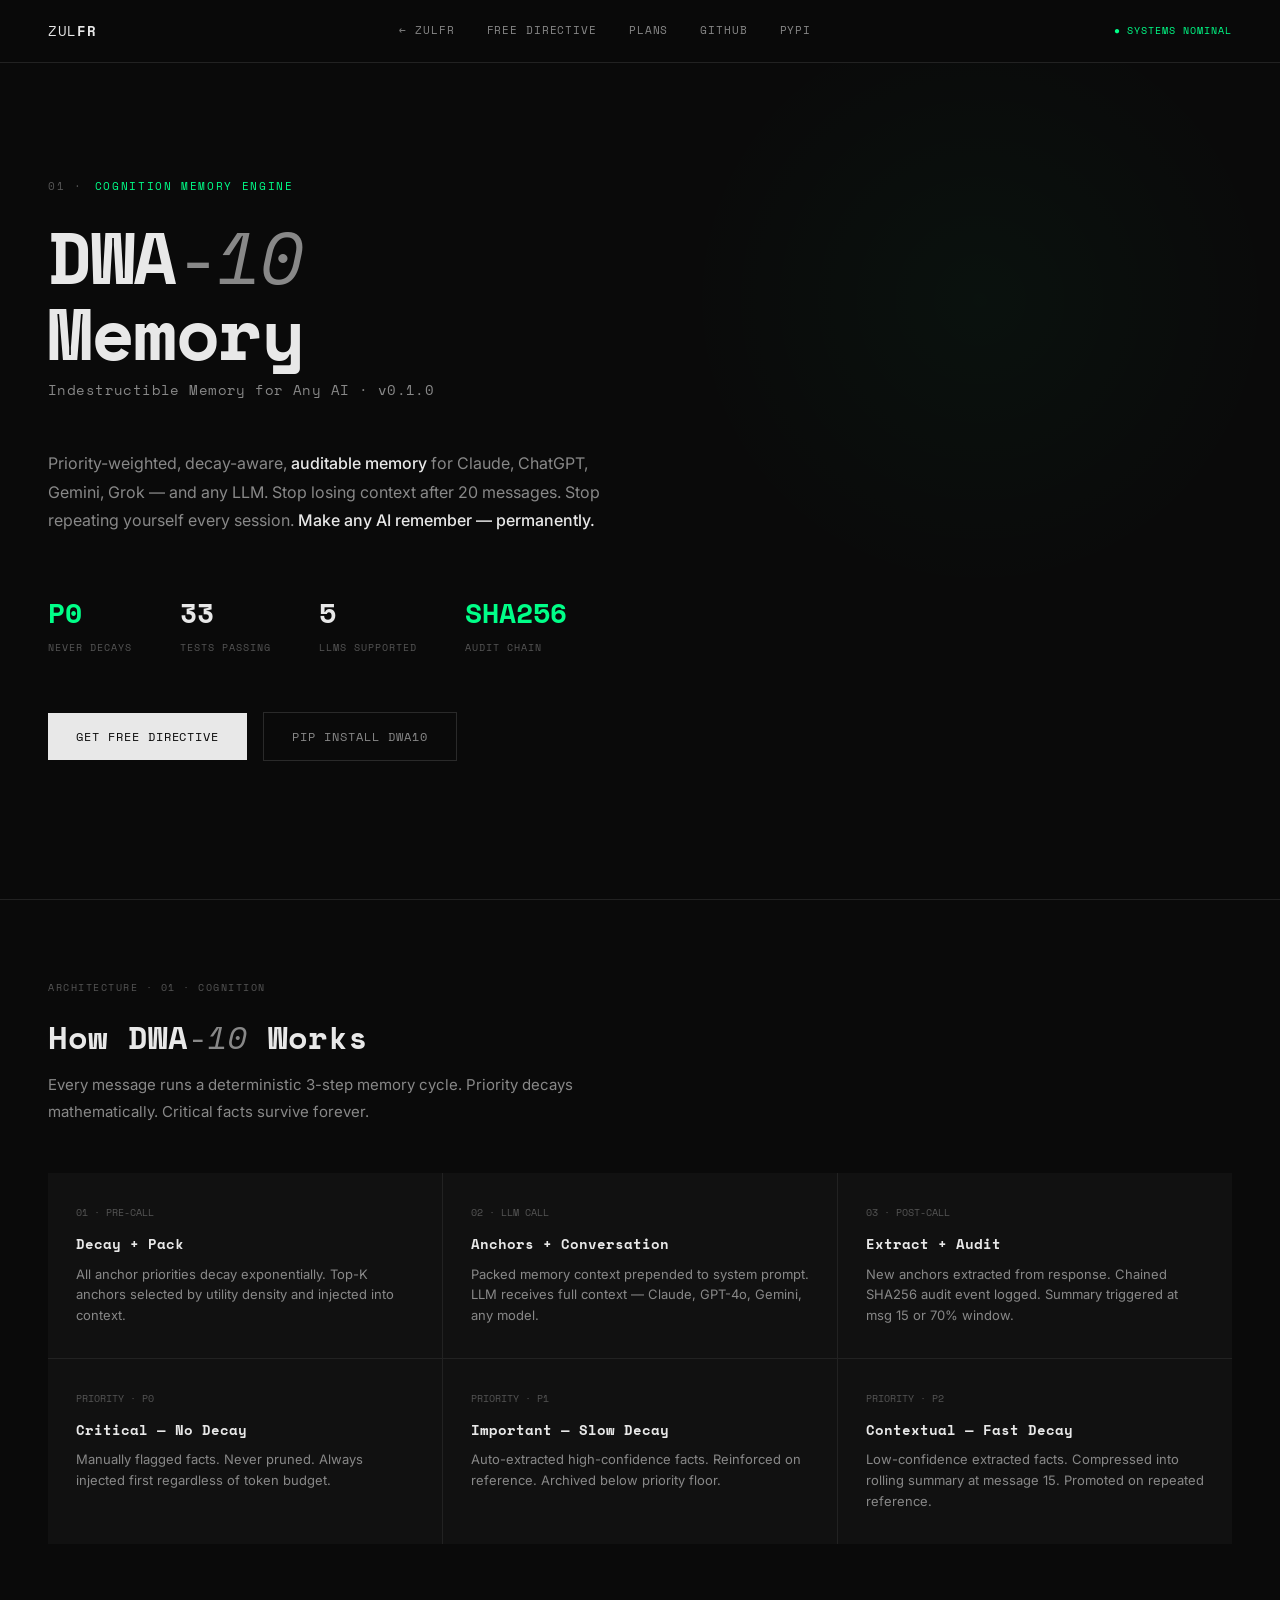
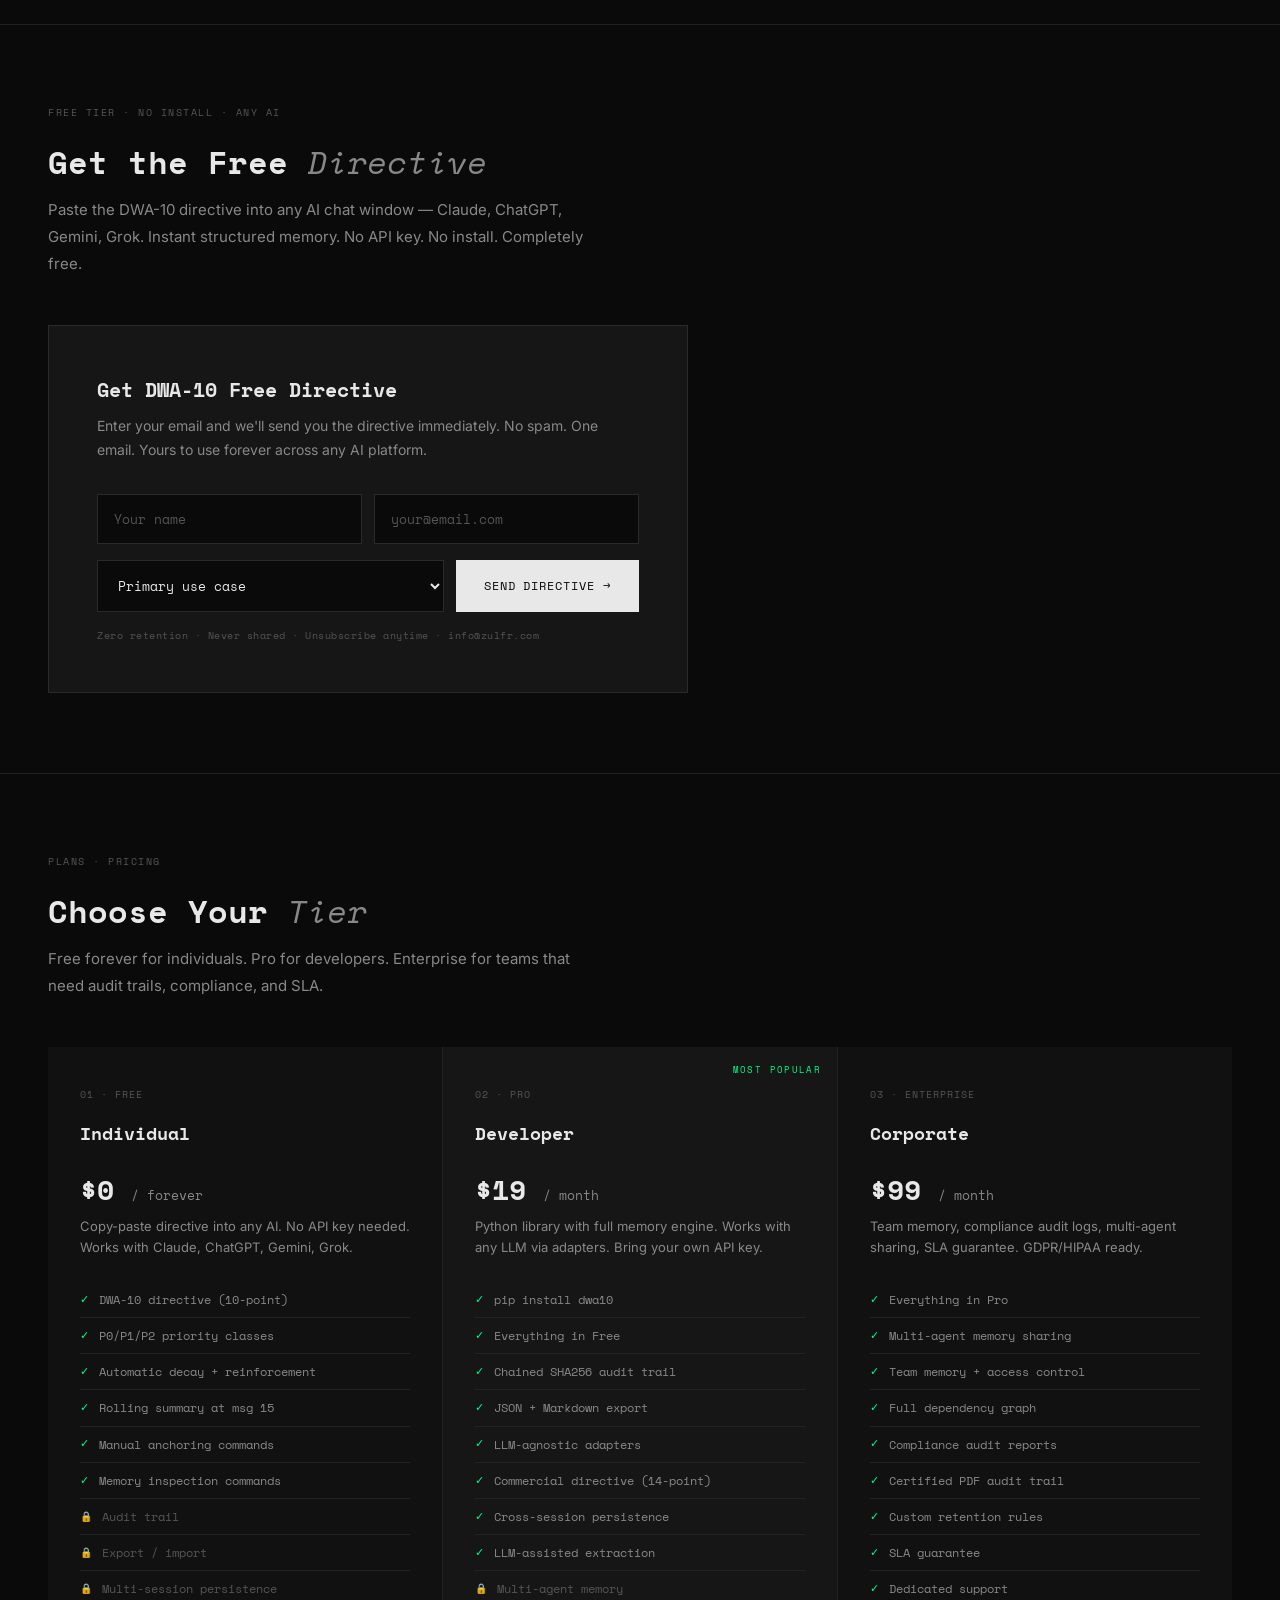
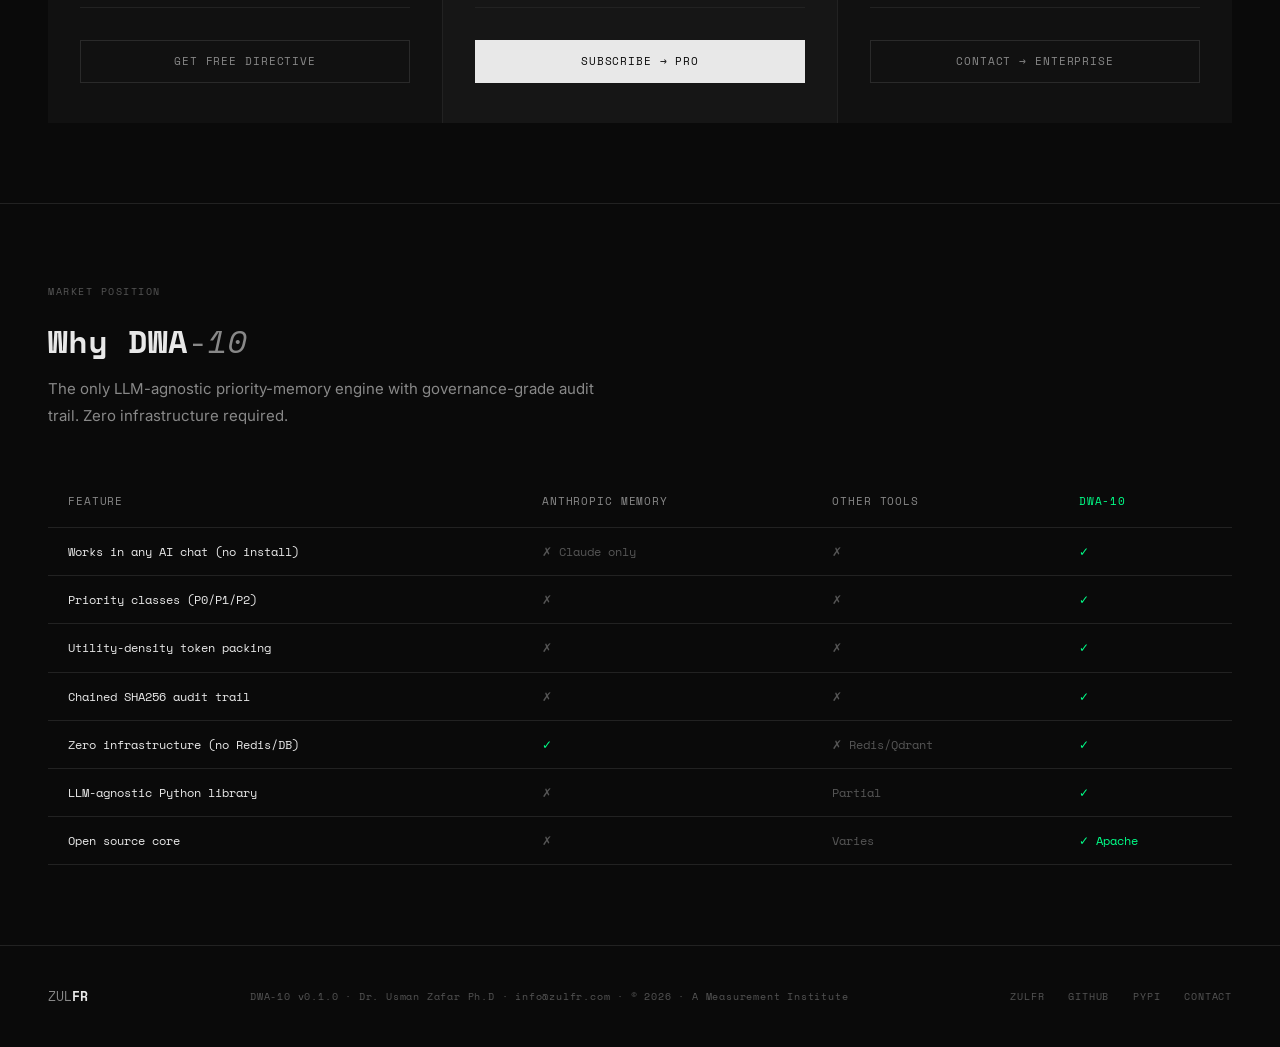
<file: app/dwa10_landing.html>
<!DOCTYPE html>
<html lang="en">
<head>
<meta charset="UTF-8">
<meta name="viewport" content="width=device-width, initial-scale=1.0">
<title>DWA-10 — Indestructible Memory · ZULFR</title>
<style>
  @import url('https://fonts.googleapis.com/css2?family=Space+Mono:ital,wght@0,400;0,700;1,400&family=Inter:wght@300;400;500;600&display=swap');

  :root {
    --bg: #0a0a0a;
    --bg2: #111111;
    --bg3: #161616;
    --border: #222222;
    --border2: #2a2a2a;
    --text: #e8e8e8;
    --text2: #888888;
    --text3: #555555;
    --accent: #e8e8e8;
    --green: #00ff88;
    --green2: #00cc66;
    --red: #ff4444;
    --amber: #ffaa00;
    --mono: 'Space Mono', monospace;
    --sans: 'Inter', sans-serif;
  }

  * { margin: 0; padding: 0; box-sizing: border-box; }

  body {
    background: var(--bg);
    color: var(--text);
    font-family: var(--sans);
    font-size: 15px;
    line-height: 1.6;
    overflow-x: hidden;
  }

  /* ── NAV ── */
  nav {
    position: fixed; top: 0; left: 0; right: 0; z-index: 100;
    display: flex; align-items: center; justify-content: space-between;
    padding: 20px 48px;
    border-bottom: 1px solid var(--border);
    background: rgba(10,10,10,0.95);
    backdrop-filter: blur(8px);
  }
  .nav-logo {
    font-family: var(--mono);
    font-size: 14px;
    letter-spacing: 0.05em;
    color: var(--text);
    text-decoration: none;
  }
  .nav-logo em { font-style: normal; font-weight: 700; }
  .nav-links { display: flex; gap: 32px; }
  .nav-links a {
    font-family: var(--mono); font-size: 11px;
    color: var(--text2); text-decoration: none;
    letter-spacing: 0.08em; text-transform: uppercase;
    transition: color 0.2s;
  }
  .nav-links a:hover { color: var(--text); }
  .nav-status {
    font-family: var(--mono); font-size: 10px;
    color: var(--green); letter-spacing: 0.1em;
  }
  .nav-status::before {
    content: '●';
    margin-right: 6px;
    animation: blink 2s infinite;
  }
  @keyframes blink { 0%,100%{opacity:1} 50%{opacity:0.3} }

  /* ── HERO ── */
  .hero {
    min-height: 100vh;
    display: flex; flex-direction: column;
    justify-content: center;
    padding: 120px 48px 80px;
    border-bottom: 1px solid var(--border);
    position: relative;
    overflow: hidden;
  }
  .hero::before {
    content: '';
    position: absolute; top: 0; right: 0;
    width: 600px; height: 600px;
    background: radial-gradient(circle, rgba(0,255,136,0.03) 0%, transparent 70%);
    pointer-events: none;
  }
  .hero-tag {
    font-family: var(--mono); font-size: 11px;
    color: var(--green); letter-spacing: 0.15em;
    text-transform: uppercase;
    margin-bottom: 24px;
    display: flex; align-items: center; gap: 12px;
  }
  .hero-tag::before { content: '01 ·'; color: var(--text3); }
  .hero h1 {
    font-family: var(--mono);
    font-size: clamp(36px, 6vw, 72px);
    font-weight: 700;
    line-height: 1.05;
    letter-spacing: -0.02em;
    margin-bottom: 8px;
  }
  .hero h1 em {
    font-style: italic; font-weight: 400;
    color: var(--text2);
  }
  .hero-sub {
    font-family: var(--mono); font-size: 14px;
    color: var(--text2); margin-bottom: 48px;
    letter-spacing: 0.03em;
  }
  .hero-desc {
    max-width: 560px;
    font-size: 16px; color: var(--text2);
    line-height: 1.8; margin-bottom: 56px;
  }
  .hero-desc strong { color: var(--text); font-weight: 500; }

  .hero-metrics {
    display: flex; gap: 48px; margin-bottom: 56px;
  }
  .metric { display: flex; flex-direction: column; gap: 4px; }
  .metric-val {
    font-family: var(--mono); font-size: 28px; font-weight: 700;
    color: var(--text);
  }
  .metric-val.green { color: var(--green); }
  .metric-label {
    font-family: var(--mono); font-size: 10px;
    color: var(--text3); letter-spacing: 0.1em; text-transform: uppercase;
  }

  .hero-actions { display: flex; gap: 16px; align-items: center; flex-wrap: wrap; }
  .btn-primary {
    font-family: var(--mono); font-size: 12px;
    letter-spacing: 0.08em; text-transform: uppercase;
    padding: 14px 28px;
    background: var(--text); color: var(--bg);
    border: none; cursor: pointer;
    transition: opacity 0.2s;
    text-decoration: none; display: inline-block;
  }
  .btn-primary:hover { opacity: 0.85; }
  .btn-secondary {
    font-family: var(--mono); font-size: 12px;
    letter-spacing: 0.08em; text-transform: uppercase;
    padding: 14px 28px;
    background: transparent; color: var(--text2);
    border: 1px solid var(--border2); cursor: pointer;
    transition: all 0.2s;
    text-decoration: none; display: inline-block;
  }
  .btn-secondary:hover { border-color: var(--text2); color: var(--text); }

  /* ── SECTION ── */
  section {
    padding: 80px 48px;
    border-bottom: 1px solid var(--border);
  }
  .section-tag {
    font-family: var(--mono); font-size: 10px;
    color: var(--text3); letter-spacing: 0.15em;
    text-transform: uppercase; margin-bottom: 16px;
  }
  .section-title {
    font-family: var(--mono); font-size: clamp(22px, 3vw, 32px);
    font-weight: 700; margin-bottom: 8px;
  }
  .section-title em { font-style: italic; font-weight: 400; color: var(--text2); }
  .section-desc {
    color: var(--text2); max-width: 560px;
    line-height: 1.8; margin-bottom: 48px;
  }

  /* ── TIERS ── */
  .tiers { display: grid; grid-template-columns: repeat(3, 1fr); gap: 1px; background: var(--border); }
  .tier {
    background: var(--bg2); padding: 40px 32px;
    display: flex; flex-direction: column;
    position: relative; overflow: hidden;
  }
  .tier.featured { background: var(--bg3); }
  .tier.featured::before {
    content: 'MOST POPULAR';
    position: absolute; top: 16px; right: 16px;
    font-family: var(--mono); font-size: 9px;
    color: var(--green); letter-spacing: 0.15em;
  }
  .tier-num {
    font-family: var(--mono); font-size: 10px;
    color: var(--text3); letter-spacing: 0.1em;
    margin-bottom: 16px;
  }
  .tier-name {
    font-family: var(--mono); font-size: 18px;
    font-weight: 700; margin-bottom: 4px;
  }
  .tier-price {
    font-family: var(--mono); font-size: 28px;
    font-weight: 700; margin: 16px 0 4px;
  }
  .tier-price span { font-size: 13px; font-weight: 400; color: var(--text2); }
  .tier-desc { font-size: 13px; color: var(--text2); margin-bottom: 24px; line-height: 1.6; }
  .tier-features { list-style: none; margin-bottom: 32px; flex: 1; }
  .tier-features li {
    font-family: var(--mono); font-size: 12px;
    color: var(--text2); padding: 8px 0;
    border-bottom: 1px solid var(--border);
    display: flex; align-items: center; gap: 10px;
  }
  .tier-features li::before { content: '✓'; color: var(--green); font-size: 11px; }
  .tier-features li.locked { color: var(--text3); }
  .tier-features li.locked::before { content: '🔒'; font-size: 10px; }
  .tier-cta {
    font-family: var(--mono); font-size: 11px;
    letter-spacing: 0.08em; text-transform: uppercase;
    padding: 12px 20px; text-align: center;
    border: 1px solid var(--border2);
    color: var(--text2); text-decoration: none;
    transition: all 0.2s; display: block;
  }
  .tier-cta:hover, .tier.featured .tier-cta {
    background: var(--text); color: var(--bg);
    border-color: var(--text);
  }

  /* ── EMAIL CAPTURE ── */
  .capture-box {
    background: var(--bg3);
    border: 1px solid var(--border2);
    padding: 48px;
    max-width: 640px;
  }
  .capture-box h3 {
    font-family: var(--mono); font-size: 20px;
    font-weight: 700; margin-bottom: 8px;
  }
  .capture-box p {
    color: var(--text2); font-size: 14px;
    margin-bottom: 32px; line-height: 1.7;
  }
  .capture-form { display: flex; flex-direction: column; gap: 16px; }
  .form-row { display: flex; gap: 12px; }
  .form-input {
    flex: 1;
    background: var(--bg);
    border: 1px solid var(--border2);
    color: var(--text);
    font-family: var(--mono); font-size: 13px;
    padding: 14px 16px;
    outline: none;
    transition: border-color 0.2s;
  }
  .form-input:focus { border-color: var(--text2); }
  .form-input::placeholder { color: var(--text3); }
  .form-submit {
    background: var(--text); color: var(--bg);
    border: none; cursor: pointer;
    font-family: var(--mono); font-size: 12px;
    letter-spacing: 0.08em; text-transform: uppercase;
    padding: 14px 28px; white-space: nowrap;
    transition: opacity 0.2s;
  }
  .form-submit:hover { opacity: 0.85; }
  .form-note {
    font-family: var(--mono); font-size: 10px;
    color: var(--text3); letter-spacing: 0.05em;
  }
  .form-success {
    display: none;
    background: rgba(0,255,136,0.05);
    border: 1px solid rgba(0,255,136,0.2);
    padding: 20px 24px;
    font-family: var(--mono); font-size: 13px;
    color: var(--green);
  }

  /* ── ARCHITECTURE ── */
  .arch-grid { display: grid; grid-template-columns: repeat(3, 1fr); gap: 1px; background: var(--border); }
  .arch-item {
    background: var(--bg2); padding: 32px 28px;
  }
  .arch-num {
    font-family: var(--mono); font-size: 10px;
    color: var(--text3); margin-bottom: 12px;
  }
  .arch-name {
    font-family: var(--mono); font-size: 14px;
    font-weight: 700; margin-bottom: 8px;
    color: var(--text);
  }
  .arch-desc { font-size: 13px; color: var(--text2); line-height: 1.6; }

  /* ── COMPARISON ── */
  .compare-table { width: 100%; border-collapse: collapse; }
  .compare-table th {
    font-family: var(--mono); font-size: 11px;
    letter-spacing: 0.08em; text-transform: uppercase;
    color: var(--text2); padding: 16px 20px;
    border-bottom: 1px solid var(--border);
    text-align: left; font-weight: 500;
  }
  .compare-table th.highlight { color: var(--green); }
  .compare-table td {
    font-family: var(--mono); font-size: 12px;
    padding: 14px 20px;
    border-bottom: 1px solid var(--border);
    color: var(--text2);
  }
  .compare-table td:first-child { color: var(--text); }
  .compare-table td.yes { color: var(--green); }
  .compare-table td.no { color: var(--text3); }
  .compare-table tr:hover td { background: var(--bg2); }

  /* ── FOOTER ── */
  footer {
    padding: 40px 48px;
    display: flex; align-items: center; justify-content: space-between;
    flex-wrap: wrap; gap: 16px;
  }
  .footer-logo {
    font-family: var(--mono); font-size: 13px;
    color: var(--text2); text-decoration: none;
  }
  .footer-logo em { font-style: normal; font-weight: 700; color: var(--text); }
  .footer-text {
    font-family: var(--mono); font-size: 10px;
    color: var(--text3); letter-spacing: 0.08em;
  }
  .footer-links { display: flex; gap: 24px; }
  .footer-links a {
    font-family: var(--mono); font-size: 10px;
    color: var(--text3); text-decoration: none;
    letter-spacing: 0.08em; text-transform: uppercase;
    transition: color 0.2s;
  }
  .footer-links a:hover { color: var(--text2); }

  @media (max-width: 768px) {
    nav { padding: 16px 24px; }
    .nav-links { display: none; }
    .hero, section { padding: 80px 24px 48px; }
    .tiers, .arch-grid { grid-template-columns: 1fr; }
    .hero-metrics { gap: 24px; flex-wrap: wrap; }
    .form-row { flex-direction: column; }
    footer { padding: 32px 24px; flex-direction: column; align-items: flex-start; }
  }
</style>
</head>
<body>

<!-- NAV -->
<nav>
  <a href="https://zulfr.com" class="nav-logo">ZUL<em>FR</em></a>
  <div class="nav-links">
    <a href="https://zulfr.com">← ZULFR</a>
    <a href="#free">Free Directive</a>
    <a href="#tiers">Plans</a>
    <a href="https://github.com/usman19zafar/dwa10_memory-0.1.0">GitHub</a>
    <a href="https://pypi.org/project/dwa10">PyPI</a>
  </div>
  <span class="nav-status">SYSTEMS NOMINAL</span>
</nav>

<!-- HERO -->
<div class="hero">
  <div class="hero-tag">COGNITION MEMORY ENGINE</div>
  <h1>DWA<em>-10</em><br>Memory</h1>
  <div class="hero-sub">Indestructible Memory for Any AI · v0.1.0</div>
  <p class="hero-desc">
    Priority-weighted, decay-aware, <strong>auditable memory</strong> for Claude, ChatGPT, Gemini, Grok — and any LLM.
    Stop losing context after 20 messages. Stop repeating yourself every session.
    <strong>Make any AI remember — permanently.</strong>
  </p>
  <div class="hero-metrics">
    <div class="metric">
      <span class="metric-val green">P0</span>
      <span class="metric-label">Never decays</span>
    </div>
    <div class="metric">
      <span class="metric-val">33</span>
      <span class="metric-label">Tests passing</span>
    </div>
    <div class="metric">
      <span class="metric-val">5</span>
      <span class="metric-label">LLMs supported</span>
    </div>
    <div class="metric">
      <span class="metric-val green">SHA256</span>
      <span class="metric-label">Audit chain</span>
    </div>
  </div>
  <div class="hero-actions">
    <a href="#free" class="btn-primary">Get Free Directive</a>
    <a href="https://pypi.org/project/dwa10" class="btn-secondary">pip install dwa10</a>
  </div>
</div>

<!-- HOW IT WORKS -->
<section>
  <div class="section-tag">Architecture · 01 · Cognition</div>
  <h2 class="section-title">How DWA<em>-10</em> Works</h2>
  <p class="section-desc">Every message runs a deterministic 3-step memory cycle. Priority decays mathematically. Critical facts survive forever.</p>
  <div class="arch-grid">
    <div class="arch-item">
      <div class="arch-num">01 · PRE-CALL</div>
      <div class="arch-name">Decay + Pack</div>
      <div class="arch-desc">All anchor priorities decay exponentially. Top-K anchors selected by utility density and injected into context.</div>
    </div>
    <div class="arch-item">
      <div class="arch-num">02 · LLM CALL</div>
      <div class="arch-name">Anchors + Conversation</div>
      <div class="arch-desc">Packed memory context prepended to system prompt. LLM receives full context — Claude, GPT-4o, Gemini, any model.</div>
    </div>
    <div class="arch-item">
      <div class="arch-num">03 · POST-CALL</div>
      <div class="arch-name">Extract + Audit</div>
      <div class="arch-desc">New anchors extracted from response. Chained SHA256 audit event logged. Summary triggered at msg 15 or 70% window.</div>
    </div>
    <div class="arch-item">
      <div class="arch-num">PRIORITY · P0</div>
      <div class="arch-name">Critical — No Decay</div>
      <div class="arch-desc">Manually flagged facts. Never pruned. Always injected first regardless of token budget.</div>
    </div>
    <div class="arch-item">
      <div class="arch-num">PRIORITY · P1</div>
      <div class="arch-name">Important — Slow Decay</div>
      <div class="arch-desc">Auto-extracted high-confidence facts. Reinforced on reference. Archived below priority floor.</div>
    </div>
    <div class="arch-item">
      <div class="arch-num">PRIORITY · P2</div>
      <div class="arch-name">Contextual — Fast Decay</div>
      <div class="arch-desc">Low-confidence extracted facts. Compressed into rolling summary at message 15. Promoted on repeated reference.</div>
    </div>
  </div>
</section>

<!-- FREE DIRECTIVE CAPTURE -->
<section id="free">
  <div class="section-tag">Free Tier · No Install · Any AI</div>
  <h2 class="section-title">Get the Free<em> Directive</em></h2>
  <p class="section-desc">
    Paste the DWA-10 directive into any AI chat window — Claude, ChatGPT, Gemini, Grok.
    Instant structured memory. No API key. No install. Completely free.
  </p>
  <div class="capture-box">
    <h3>Get DWA-10 Free Directive</h3>
    <p>Enter your email and we'll send you the directive immediately. No spam. One email. Yours to use forever across any AI platform.</p>
    <div class="capture-form" id="captureForm">
      <div class="form-row">
        <input type="text" class="form-input" id="nameInput" placeholder="Your name" />
        <input type="email" class="form-input" id="emailInput" placeholder="your@email.com" />
      </div>
      <div class="form-row">
        <select class="form-input" id="useCase" style="cursor:pointer">
          <option value="" disabled selected>Primary use case</option>
          <option value="personal">Personal / Individual</option>
          <option value="developer">Developer / Building apps</option>
          <option value="research">Research / Academic</option>
          <option value="enterprise">Enterprise / Corporate</option>
        </select>
        <button class="form-submit" onclick="submitForm()">Send Directive →</button>
      </div>
      <div class="form-note">Zero retention · Never shared · Unsubscribe anytime · info@zulfr.com</div>
    </div>
    <div class="form-success" id="formSuccess">
      ✓ &nbsp;Directive sent to your inbox. Check spam if not received within 2 minutes.
      <br><br>
      <span style="color:var(--text2)">Developer? → <a href="https://pypi.org/project/dwa10" style="color:var(--text)">pip install dwa10</a></span>
    </div>
  </div>
</section>

<!-- TIERS -->
<section id="tiers">
  <div class="section-tag">Plans · Pricing</div>
  <h2 class="section-title">Choose Your<em> Tier</em></h2>
  <p class="section-desc">Free forever for individuals. Pro for developers. Enterprise for teams that need audit trails, compliance, and SLA.</p>
  <div class="tiers">

    <div class="tier">
      <div class="tier-num">01 · FREE</div>
      <div class="tier-name">Individual</div>
      <div class="tier-price">$0 <span>/ forever</span></div>
      <div class="tier-desc">Copy-paste directive into any AI. No API key needed. Works with Claude, ChatGPT, Gemini, Grok.</div>
      <ul class="tier-features">
        <li>DWA-10 directive (10-point)</li>
        <li>P0/P1/P2 priority classes</li>
        <li>Automatic decay + reinforcement</li>
        <li>Rolling summary at msg 15</li>
        <li>Manual anchoring commands</li>
        <li>Memory inspection commands</li>
        <li class="locked">Audit trail</li>
        <li class="locked">Export / import</li>
        <li class="locked">Multi-session persistence</li>
      </ul>
      <a href="#free" class="tier-cta">Get Free Directive</a>
    </div>

    <div class="tier featured">
      <div class="tier-num">02 · PRO</div>
      <div class="tier-name">Developer</div>
      <div class="tier-price">$19 <span>/ month</span></div>
      <div class="tier-desc">Python library with full memory engine. Works with any LLM via adapters. Bring your own API key.</div>
      <ul class="tier-features">
        <li>pip install dwa10</li>
        <li>Everything in Free</li>
        <li>Chained SHA256 audit trail</li>
        <li>JSON + Markdown export</li>
        <li>LLM-agnostic adapters</li>
        <li>Commercial directive (14-point)</li>
        <li>Cross-session persistence</li>
        <li>LLM-assisted extraction</li>
        <li class="locked">Multi-agent memory</li>
      </ul>
      <a href="mailto:info@zulfr.com?subject=DWA-10 Pro Access" class="tier-cta">Subscribe → Pro</a>
    </div>

    <div class="tier">
      <div class="tier-num">03 · ENTERPRISE</div>
      <div class="tier-name">Corporate</div>
      <div class="tier-price">$99 <span>/ month</span></div>
      <div class="tier-desc">Team memory, compliance audit logs, multi-agent sharing, SLA guarantee. GDPR/HIPAA ready.</div>
      <ul class="tier-features">
        <li>Everything in Pro</li>
        <li>Multi-agent memory sharing</li>
        <li>Team memory + access control</li>
        <li>Full dependency graph</li>
        <li>Compliance audit reports</li>
        <li>Certified PDF audit trail</li>
        <li>Custom retention rules</li>
        <li>SLA guarantee</li>
        <li>Dedicated support</li>
      </ul>
      <a href="mailto:info@zulfr.com?subject=DWA-10 Enterprise Access" class="tier-cta">Contact → Enterprise</a>
    </div>

  </div>
</section>

<!-- COMPARISON -->
<section>
  <div class="section-tag">Market Position</div>
  <h2 class="section-title">Why DWA<em>-10</em></h2>
  <p class="section-desc">The only LLM-agnostic priority-memory engine with governance-grade audit trail. Zero infrastructure required.</p>
  <table class="compare-table">
    <thead>
      <tr>
        <th>Feature</th>
        <th>Anthropic Memory</th>
        <th>Other Tools</th>
        <th class="highlight">DWA-10</th>
      </tr>
    </thead>
    <tbody>
      <tr>
        <td>Works in any AI chat (no install)</td>
        <td class="no">✗ Claude only</td>
        <td class="no">✗</td>
        <td class="yes">✓</td>
      </tr>
      <tr>
        <td>Priority classes (P0/P1/P2)</td>
        <td class="no">✗</td>
        <td class="no">✗</td>
        <td class="yes">✓</td>
      </tr>
      <tr>
        <td>Utility-density token packing</td>
        <td class="no">✗</td>
        <td class="no">✗</td>
        <td class="yes">✓</td>
      </tr>
      <tr>
        <td>Chained SHA256 audit trail</td>
        <td class="no">✗</td>
        <td class="no">✗</td>
        <td class="yes">✓</td>
      </tr>
      <tr>
        <td>Zero infrastructure (no Redis/DB)</td>
        <td class="yes">✓</td>
        <td class="no">✗ Redis/Qdrant</td>
        <td class="yes">✓</td>
      </tr>
      <tr>
        <td>LLM-agnostic Python library</td>
        <td class="no">✗</td>
        <td class="no">Partial</td>
        <td class="yes">✓</td>
      </tr>
      <tr>
        <td>Open source core</td>
        <td class="no">✗</td>
        <td class="no">Varies</td>
        <td class="yes">✓ Apache</td>
      </tr>
    </tbody>
  </table>
</section>

<!-- FOOTER -->
<footer>
  <a href="https://zulfr.com" class="footer-logo">ZUL<em>FR</em></a>
  <div class="footer-text">DWA-10 v0.1.0 · Dr. Usman Zafar Ph.D · info@zulfr.com · © 2026 · A Measurement Institute</div>
  <div class="footer-links">
    <a href="https://zulfr.com">ZULFR</a>
    <a href="https://github.com/usman19zafar/dwa10_memory-0.1.0">GitHub</a>
    <a href="https://pypi.org/project/dwa10">PyPI</a>
    <a href="mailto:info@zulfr.com">Contact</a>
  </div>
</footer>

<script>
function submitForm() {
  const name = document.getElementById('nameInput').value.trim();
  const email = document.getElementById('emailInput').value.trim();
  const useCase = document.getElementById('useCase').value;

  if (!name || !email || !useCase) {
    alert('Please fill all fields.');
    return;
  }
  if (!email.includes('@')) {
    alert('Please enter a valid email.');
    return;
  }

  // POST to your Flask backend
  fetch('/dwa10/subscribe', {
    method: 'POST',
    headers: { 'Content-Type': 'application/json' },
    body: JSON.stringify({ name, email, use_case: useCase })
  })
  .then(r => r.json())
  .then(data => {
    document.getElementById('captureForm').style.display = 'none';
    document.getElementById('formSuccess').style.display = 'block';
  })
  .catch(() => {
    // Fallback — show success anyway, handle via mailto
    document.getElementById('captureForm').style.display = 'none';
    document.getElementById('formSuccess').style.display = 'block';
  });
}

// Smooth scroll
document.querySelectorAll('a[href^="#"]').forEach(a => {
  a.addEventListener('click', e => {
    e.preventDefault();
    document.querySelector(a.getAttribute('href'))
      ?.scrollIntoView({ behavior: 'smooth' });
  });
});
</script>

</body>
</html>
</file>
